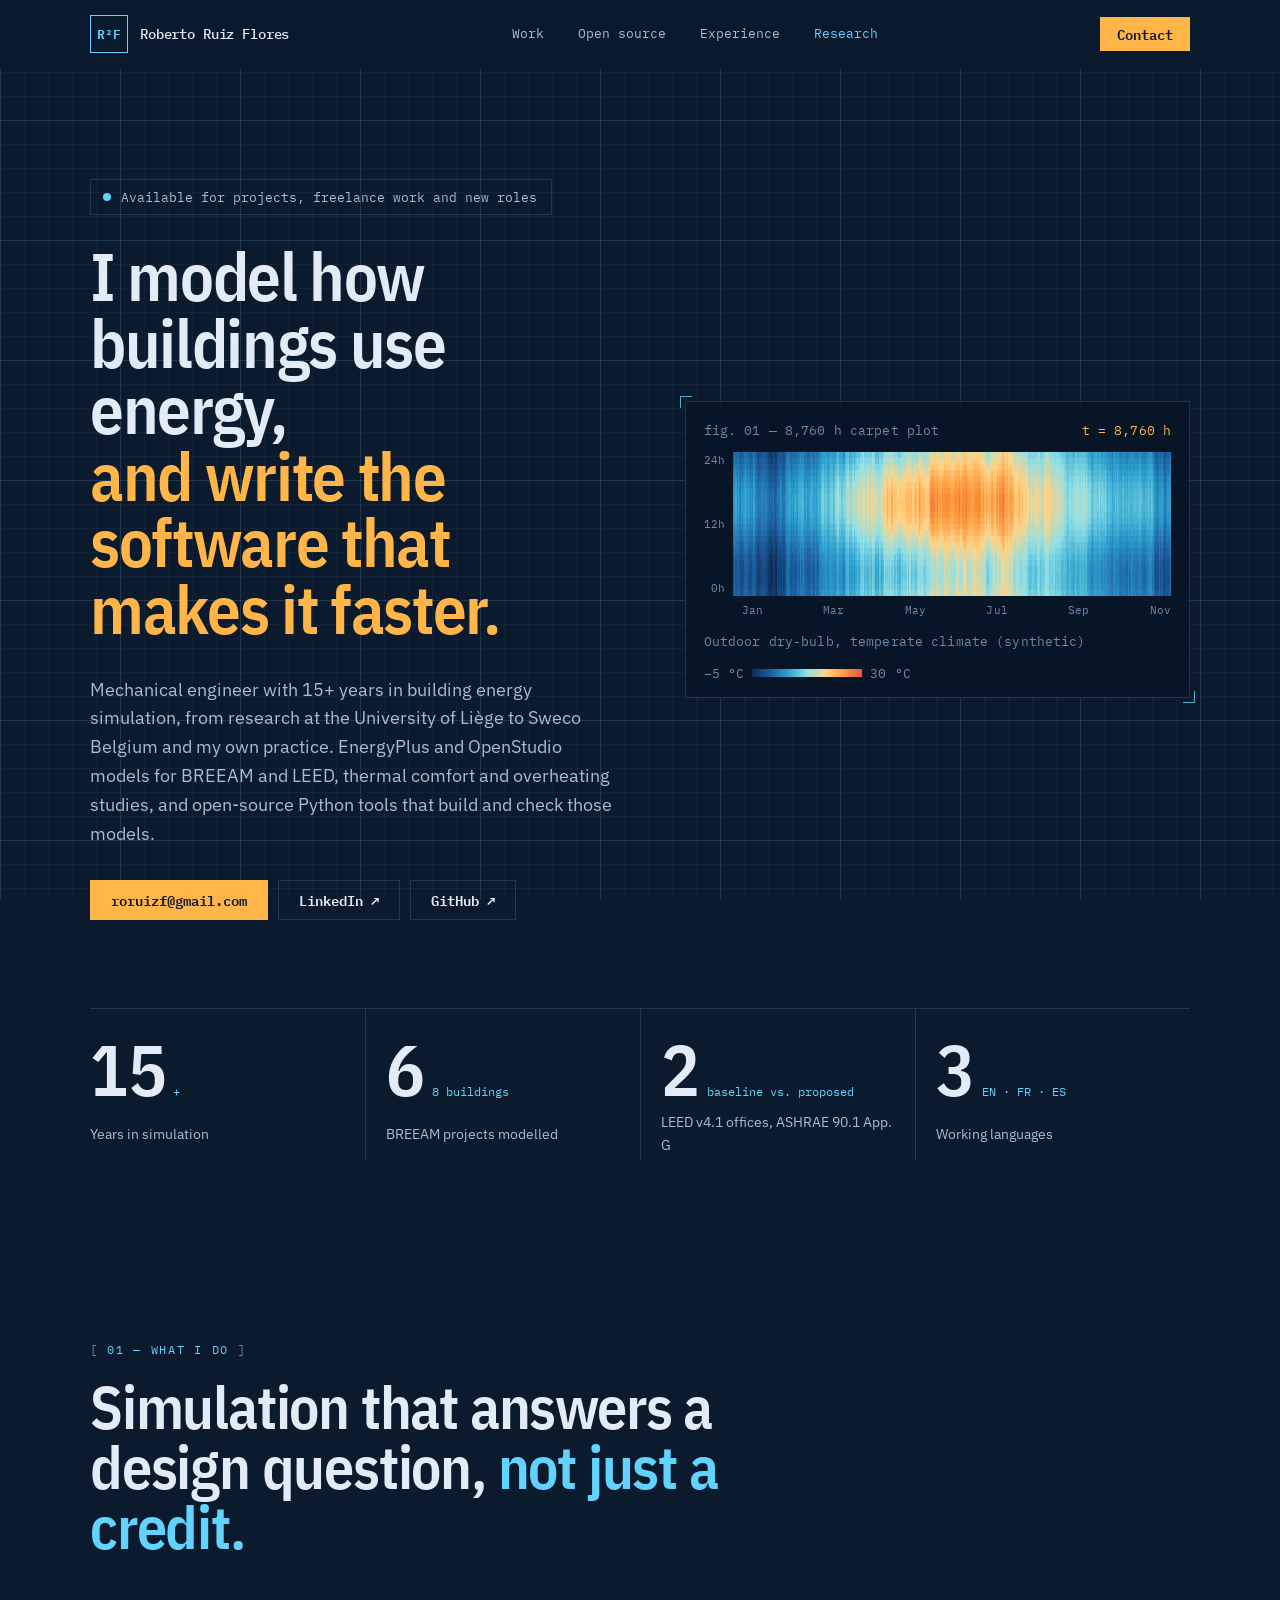
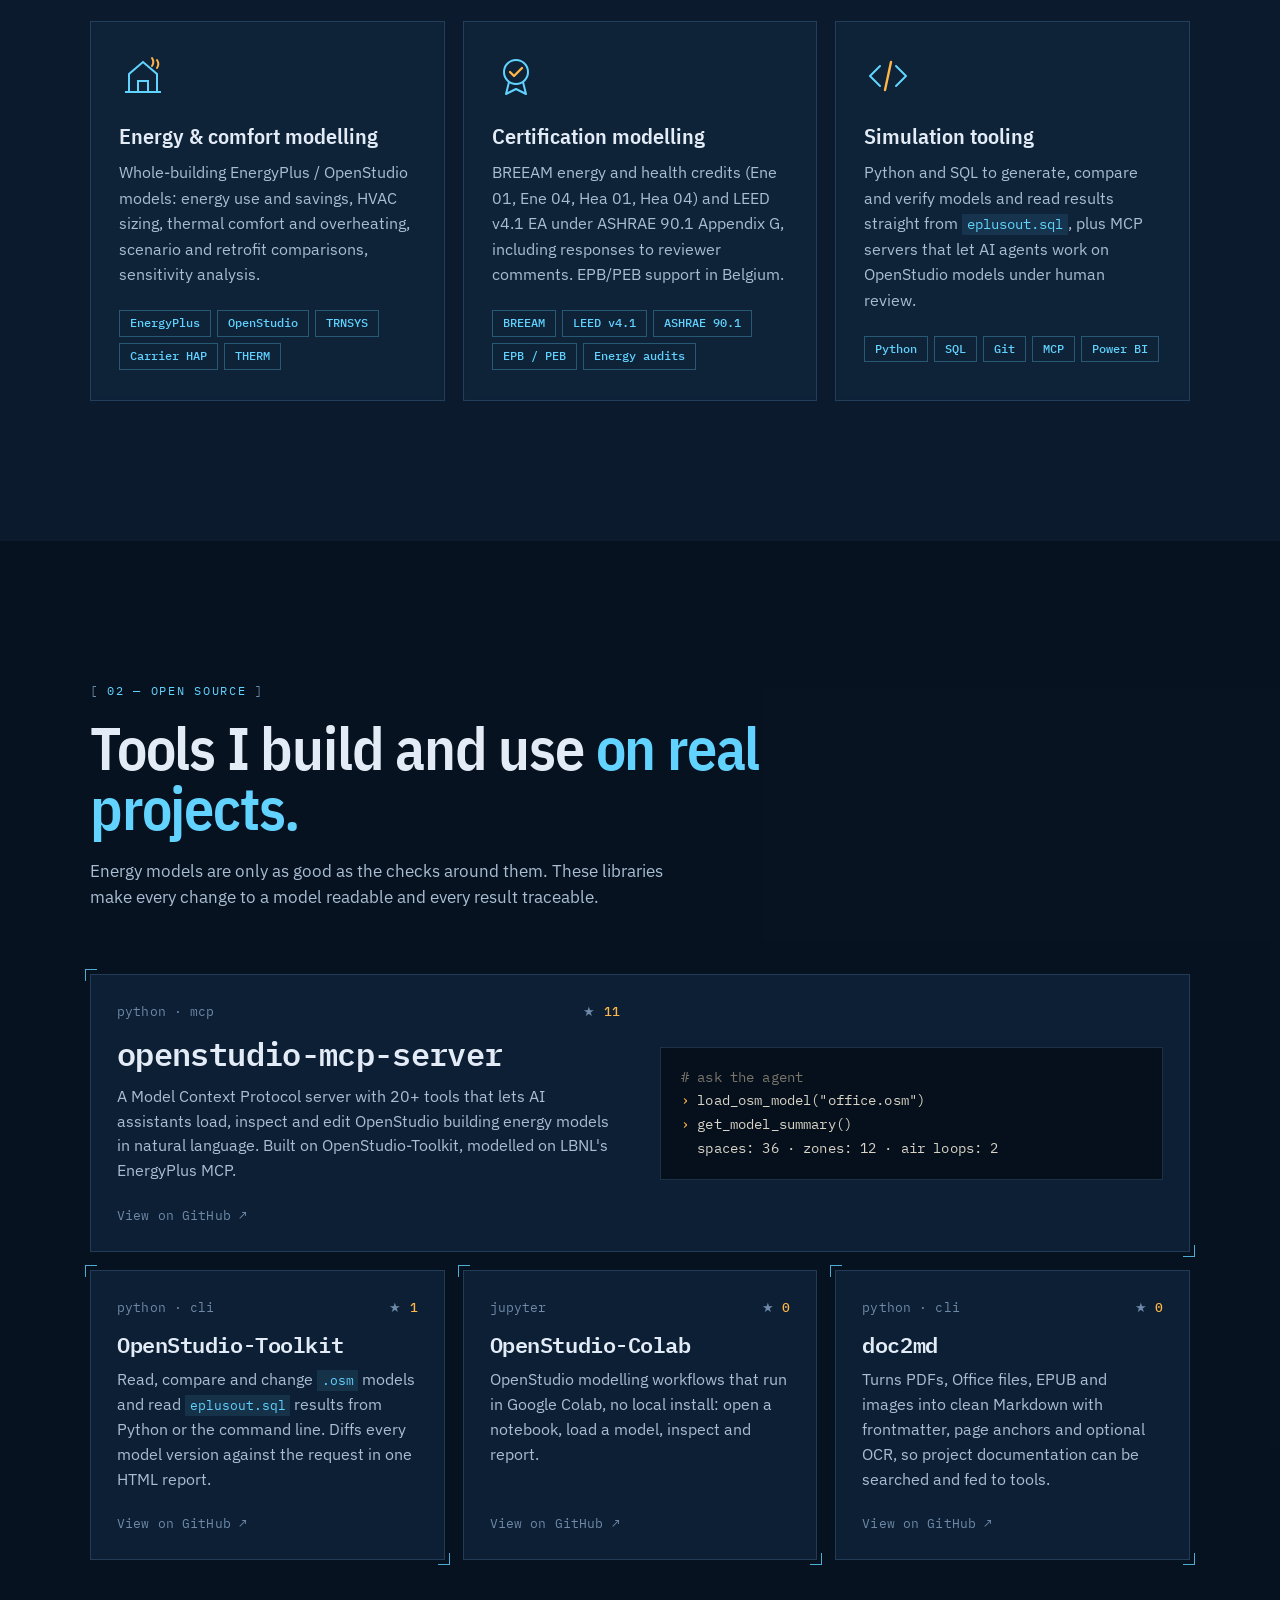
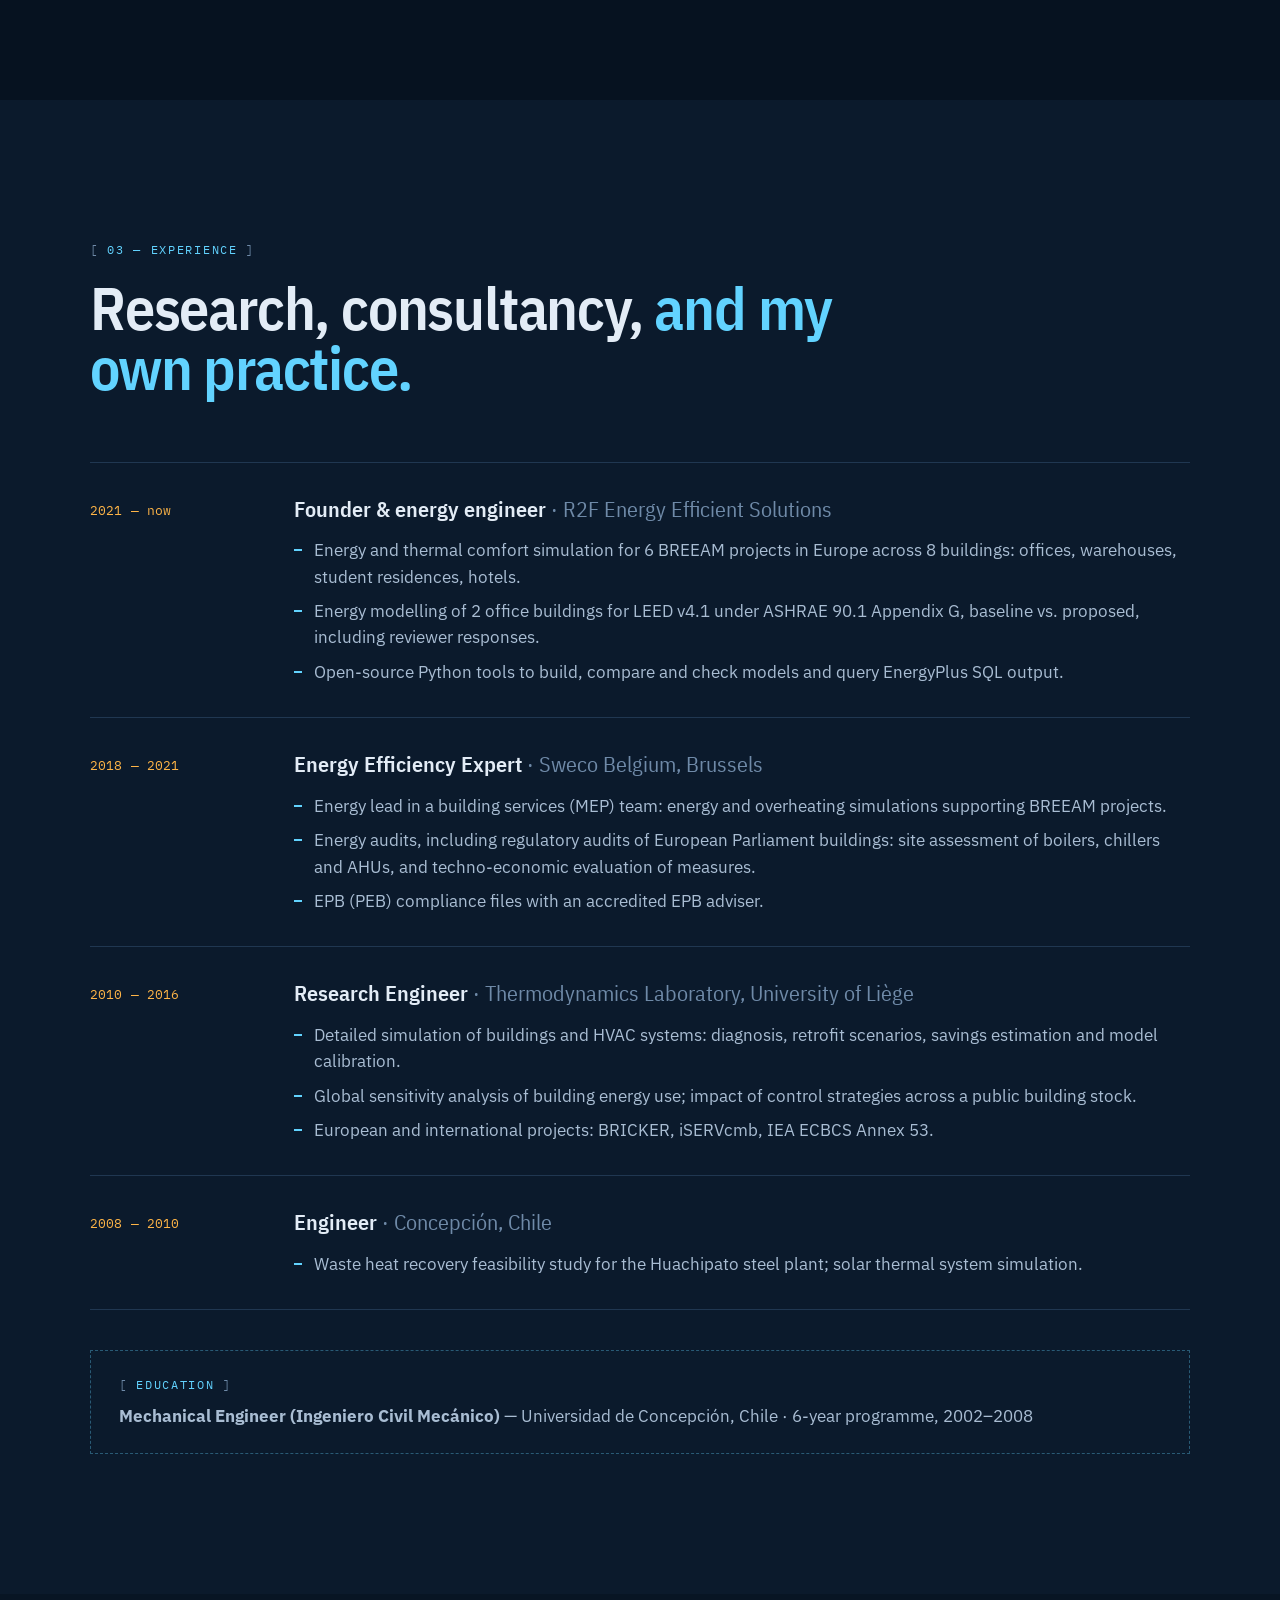
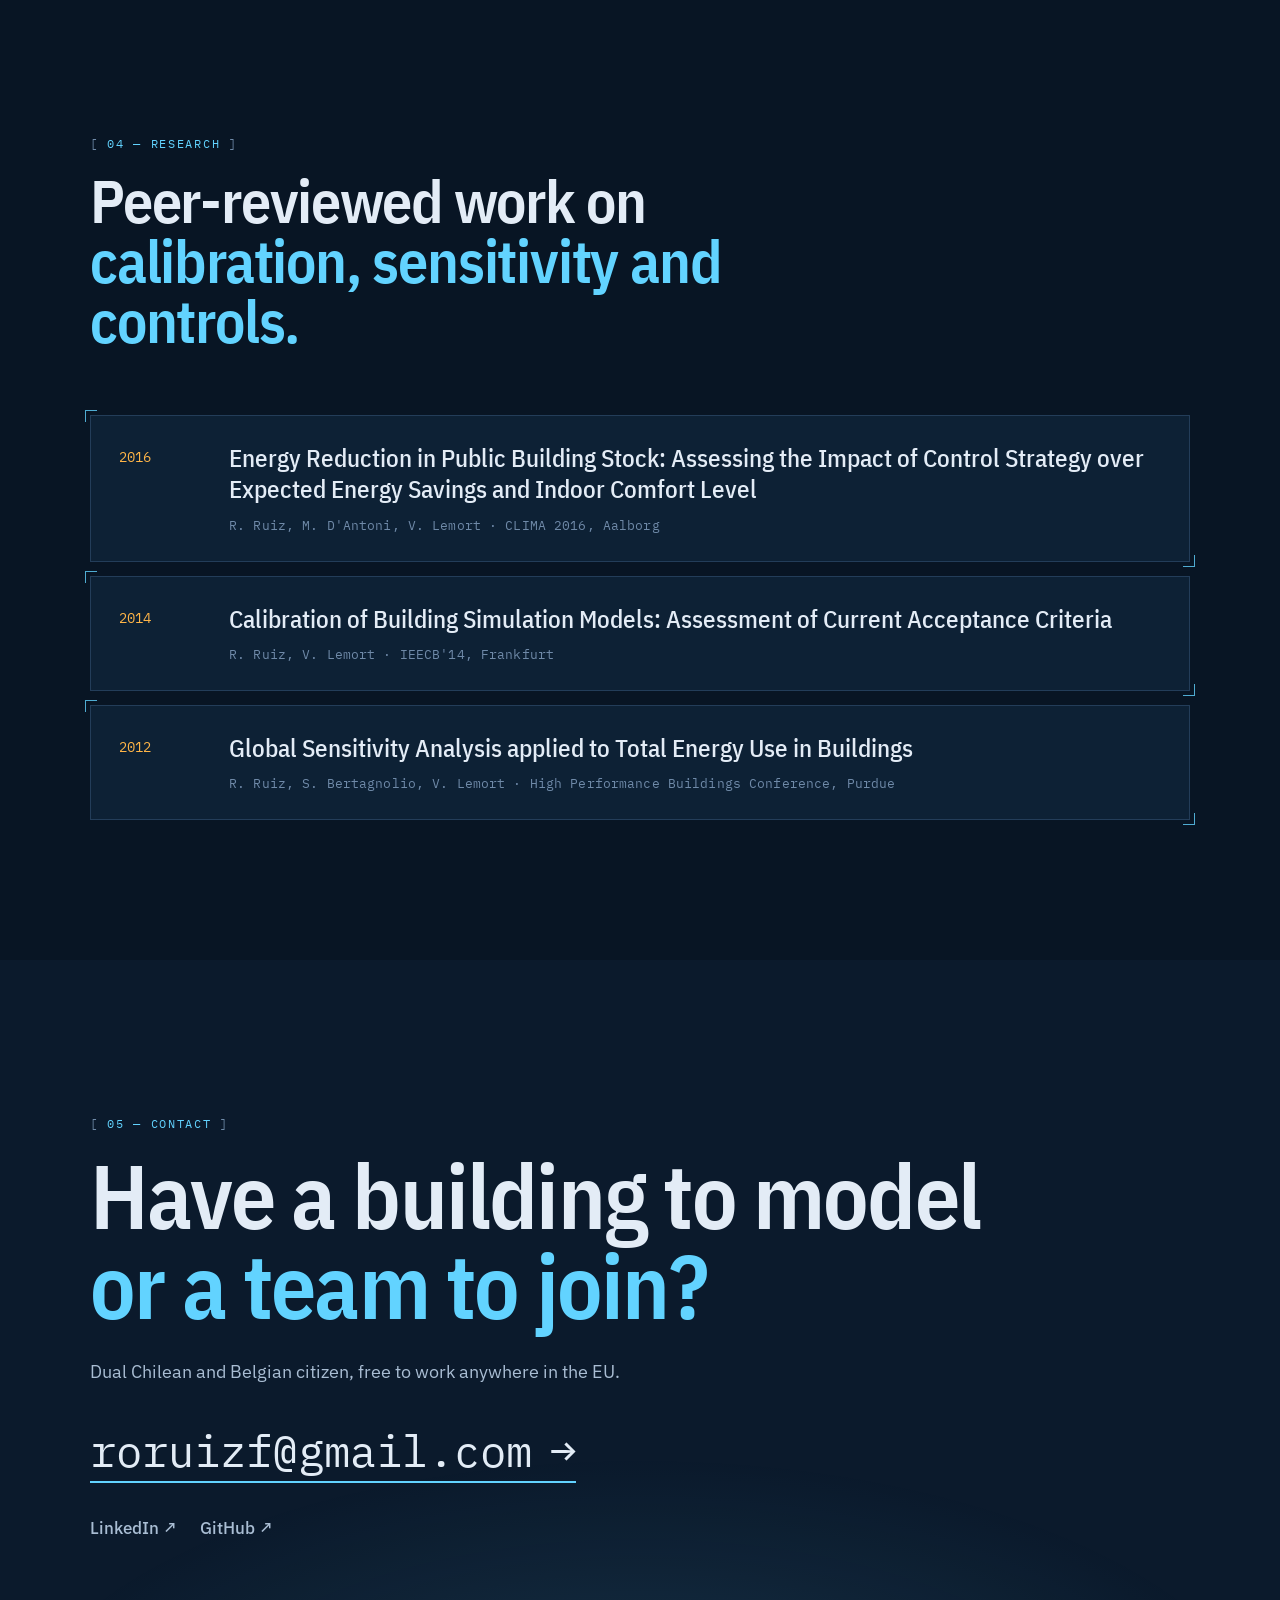
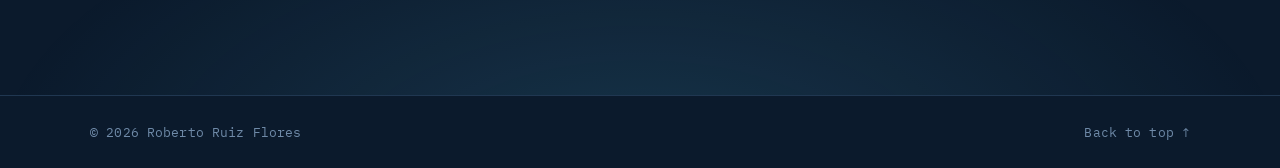
<file: index.html>
<!doctype html>
<html lang="en">
<head>
  <meta charset="utf-8">
  <meta name="viewport" content="width=device-width, initial-scale=1">
  <title>Roberto Ruiz Flores — Building Energy Simulation Engineer</title>
  <meta name="description" content="Roberto Ruiz Flores — mechanical engineer with 15+ years in building energy simulation. EnergyPlus and OpenStudio models for BREEAM and LEED, thermal comfort and overheating studies, and open-source Python tools for simulation workflows. EU citizen.">
  <meta name="author" content="Roberto Ruiz Flores">
  <meta name="robots" content="index, follow">
  <link rel="canonical" href="https://roruizf.com/">
  <meta name="theme-color" content="#0b1a2c">

  <meta property="og:type" content="profile">
  <meta property="og:title" content="Roberto Ruiz Flores — Building Energy Simulation Engineer">
  <meta property="og:description" content="Energy and comfort models for BREEAM and LEED, and the Python tools that make them faster to build and check.">
  <meta property="og:url" content="https://roruizf.com/">
  <meta property="og:image" content="https://roruizf.com/assets/og.png">
  <meta name="twitter:card" content="summary_large_image">

  <link rel="icon" href="favicon.svg" type="image/svg+xml">
  <link rel="preconnect" href="https://fonts.googleapis.com">
  <link rel="preconnect" href="https://fonts.gstatic.com" crossorigin>
  <link href="https://fonts.googleapis.com/css2?family=IBM+Plex+Sans+Condensed:wght@500;600&family=IBM+Plex+Sans:wght@400;500;600&family=IBM+Plex+Mono:wght@400;500&display=swap" rel="stylesheet">
  <link rel="stylesheet" href="assets/style.css">

  <script type="application/ld+json">
  {
    "@context": "https://schema.org",
    "@type": "Person",
    "name": "Roberto Ruiz Flores",
    "url": "https://roruizf.com",
    "jobTitle": "Building Energy Simulation Engineer",
    "nationality": ["Chile", "Belgium"],
    "alumniOf": [{"@type": "CollegeOrUniversity", "name": "Universidad de Concepción"}, {"@type": "CollegeOrUniversity", "name": "University of Liège"}],
    "knowsAbout": ["Building energy simulation", "EnergyPlus", "OpenStudio", "BREEAM", "LEED", "ASHRAE 90.1 Appendix G", "Thermal comfort", "Overheating analysis", "Python", "SQL"],
    "knowsLanguage": ["en", "fr", "es"],
    "sameAs": ["https://www.linkedin.com/in/roruizf/", "https://github.com/roruizf"]
  }
  </script>

  <!-- Google Analytics (kept from the previous site) -->
  <script async src="https://www.googletagmanager.com/gtag/js?id=G-0K0518516S"></script>
  <script>
    window.dataLayer = window.dataLayer || [];
    function gtag(){dataLayer.push(arguments);}
    gtag('js', new Date());
    gtag('config', 'G-0K0518516S');
  </script>
</head>
<body>
  <a class="skip" href="#main">Skip to content</a>

  <header class="nav" id="top">
    <div class="wrap nav__inner">
      <a class="brand" href="#top" aria-label="Roberto Ruiz Flores, home">
        <span class="brand__mark" aria-hidden="true">R²F</span>
        <span class="brand__name">Roberto Ruiz Flores</span>
      </a>
      <nav aria-label="Main">
        <ul class="nav__links">
          <li><a href="#work">Work</a></li>
          <li><a href="#tools">Open source</a></li>
          <li><a href="#experience">Experience</a></li>
          <li><a href="#research">Research</a></li>
        </ul>
      </nav>
      <a class="btn btn--small" href="#contact">Contact</a>
    </div>
  </header>

  <main id="main">
    <!-- HERO -->
    <section class="hero">
      <div class="wrap hero__grid">
        <div class="hero__copy">
          <p class="status reveal"><span class="status__dot" aria-hidden="true"></span>Available for projects, freelance work and new roles</p>
          <h1 class="hero__title reveal">
            I model how buildings use energy,
            <em>and write the software that makes it faster.</em>
          </h1>
          <p class="hero__lede reveal">
            Mechanical engineer with 15+ years in building energy simulation, from research at the University of Liège
            to Sweco Belgium and my own practice. EnergyPlus and OpenStudio models for BREEAM and LEED, thermal comfort
            and overheating studies, and open-source Python tools that build and check those models.
          </p>
          <div class="hero__cta reveal">
            <a class="btn" href="mailto:roruizf@gmail.com">roruizf@gmail.com</a>
            <a class="btn btn--ghost" href="https://www.linkedin.com/in/roruizf/" target="_blank" rel="noopener">LinkedIn ↗</a>
            <a class="btn btn--ghost" href="https://github.com/roruizf" target="_blank" rel="noopener">GitHub ↗</a>
          </div>
        </div>

        <figure class="plot reveal" aria-label="Animated carpet plot of hourly outdoor temperature over one year">
          <div class="plot__head">
            <span class="mono">fig. 01 — 8,760 h carpet plot</span>
            <span class="mono plot__clock" id="plotClock">t = 0 h</span>
          </div>
          <div class="plot__body">
            <div class="plot__yaxis mono" aria-hidden="true"><span>24h</span><span>12h</span><span>0h</span></div>
            <canvas id="carpet" width="730" height="240"></canvas>
            <div class="plot__tip mono" id="plotTip" hidden></div>
          </div>
          <div class="plot__xaxis mono" aria-hidden="true">
            <span>Jan</span><span>Mar</span><span>May</span><span>Jul</span><span>Sep</span><span>Nov</span>
          </div>
          <figcaption class="plot__foot">
            <span class="mono">Outdoor dry-bulb, temperate climate (synthetic)</span>
            <span class="colorbar mono" aria-hidden="true"><span>−5 °C</span><i></i><span>30 °C</span></span>
          </figcaption>
        </figure>
      </div>

      <div class="wrap">
        <dl class="stats">
          <div class="stat reveal"><dt>Years in simulation</dt><dd data-count="15">15</dd><span class="stat__unit">+</span></div>
          <div class="stat reveal"><dt>BREEAM projects modelled</dt><dd data-count="6">6</dd><span class="stat__unit">8 buildings</span></div>
          <div class="stat reveal"><dt>LEED v4.1 offices, ASHRAE 90.1 App. G</dt><dd data-count="2">2</dd><span class="stat__unit">baseline vs. proposed</span></div>
          <div class="stat reveal"><dt>Working languages</dt><dd data-count="3">3</dd><span class="stat__unit">EN · FR · ES</span></div>
        </dl>
      </div>
    </section>

    <!-- WORK -->
    <section class="section" id="work">
      <div class="wrap">
        <header class="section__head reveal">
          <p class="eyebrow mono">01 — What I do</p>
          <h2>Simulation that answers a design question, <em>not just a credit.</em></h2>
        </header>

        <div class="cards">
          <article class="card reveal">
            <div class="card__icon" aria-hidden="true">
              <svg viewBox="0 0 48 48"><path d="M6 40h36M10 40V22l14-12 14 12v18" fill="none" stroke="currentColor" stroke-width="2"/><path d="M19 40V29h10v11" fill="none" stroke="currentColor" stroke-width="2"/><path d="M33 6c2 3 2 5 0 8m5-6c2 3 2 5 0 8" fill="none" stroke="var(--heat)" stroke-width="2" stroke-linecap="round"/></svg>
            </div>
            <h3>Energy &amp; comfort modelling</h3>
            <p>Whole-building EnergyPlus / OpenStudio models: energy use and savings, HVAC sizing, thermal comfort and overheating, scenario and retrofit comparisons, sensitivity analysis.</p>
            <ul class="tags"><li>EnergyPlus</li><li>OpenStudio</li><li>TRNSYS</li><li>Carrier HAP</li><li>THERM</li></ul>
          </article>

          <article class="card reveal">
            <div class="card__icon" aria-hidden="true">
              <svg viewBox="0 0 48 48"><circle cx="24" cy="20" r="12" fill="none" stroke="currentColor" stroke-width="2"/><path d="M18 20l4 4 8-8" fill="none" stroke="var(--heat)" stroke-width="2.4" stroke-linecap="round" stroke-linejoin="round"/><path d="M17 30l-3 12 10-5 10 5-3-12" fill="none" stroke="currentColor" stroke-width="2" stroke-linejoin="round"/></svg>
            </div>
            <h3>Certification modelling</h3>
            <p>BREEAM energy and health credits (Ene 01, Ene 04, Hea 01, Hea 04) and LEED v4.1 EA under ASHRAE 90.1 Appendix G, including responses to reviewer comments. EPB/PEB support in Belgium.</p>
            <ul class="tags"><li>BREEAM</li><li>LEED v4.1</li><li>ASHRAE 90.1</li><li>EPB / PEB</li><li>Energy audits</li></ul>
          </article>

          <article class="card reveal">
            <div class="card__icon" aria-hidden="true">
              <svg viewBox="0 0 48 48"><path d="M16 14L6 24l10 10M32 14l10 10-10 10" fill="none" stroke="currentColor" stroke-width="2" stroke-linecap="round" stroke-linejoin="round"/><path d="M27 10l-6 28" stroke="var(--heat)" stroke-width="2.4" stroke-linecap="round"/></svg>
            </div>
            <h3>Simulation tooling</h3>
            <p>Python and SQL to generate, compare and verify models and read results straight from <code>eplusout.sql</code>, plus MCP servers that let AI agents work on OpenStudio models under human review.</p>
            <ul class="tags"><li>Python</li><li>SQL</li><li>Git</li><li>MCP</li><li>Power BI</li></ul>
          </article>
        </div>
      </div>
    </section>

    <!-- OPEN SOURCE -->
    <section class="section section--ink" id="tools">
      <div class="wrap">
        <header class="section__head reveal">
          <p class="eyebrow mono">02 — Open source</p>
          <h2>Tools I build and use <em>on real projects.</em></h2>
          <p class="section__lede">Energy models are only as good as the checks around them. These libraries make every change to a model readable and every result traceable.</p>
        </header>

        <div class="repos">
          <a class="repo repo--feature reveal" href="https://github.com/roruizf/openstudio-mcp-server" target="_blank" rel="noopener" data-repo="roruizf/openstudio-mcp-server">
            <div class="repo__top"><span class="mono">python · mcp</span><span class="mono repo__stars" aria-label="GitHub stars">★ <b>11</b></span></div>
            <h3>openstudio-mcp-server</h3>
            <p>A Model Context Protocol server with 20+ tools that lets AI assistants load, inspect and edit OpenStudio building energy models in natural language. Built on OpenStudio-Toolkit, modelled on LBNL's EnergyPlus MCP.</p>
            <pre class="repo__code mono" aria-hidden="true"><span class="c"># ask the agent</span>
<span class="k">›</span> load_osm_model("office.osm")
<span class="k">›</span> get_model_summary()
  spaces: 36 · zones: 12 · air loops: 2</pre>
            <span class="repo__link mono">View on GitHub ↗</span>
          </a>

          <a class="repo reveal" href="https://github.com/roruizf/OpenStudio-Toolkit" target="_blank" rel="noopener" data-repo="roruizf/OpenStudio-Toolkit">
            <div class="repo__top"><span class="mono">python · cli</span><span class="mono repo__stars">★ <b>1</b></span></div>
            <h3>OpenStudio-Toolkit</h3>
            <p>Read, compare and change <code>.osm</code> models and read <code>eplusout.sql</code> results from Python or the command line. Diffs every model version against the request in one HTML report.</p>
            <span class="repo__link mono">View on GitHub ↗</span>
          </a>

          <a class="repo reveal" href="https://github.com/roruizf/OpenStudio-Colab" target="_blank" rel="noopener" data-repo="roruizf/OpenStudio-Colab">
            <div class="repo__top"><span class="mono">jupyter</span><span class="mono repo__stars">★ <b>0</b></span></div>
            <h3>OpenStudio-Colab</h3>
            <p>OpenStudio modelling workflows that run in Google Colab, no local install: open a notebook, load a model, inspect and report.</p>
            <span class="repo__link mono">View on GitHub ↗</span>
          </a>

          <a class="repo reveal" href="https://github.com/roruizf/doc2md" target="_blank" rel="noopener" data-repo="roruizf/doc2md">
            <div class="repo__top"><span class="mono">python · cli</span><span class="mono repo__stars">★ <b>0</b></span></div>
            <h3>doc2md</h3>
            <p>Turns PDFs, Office files, EPUB and images into clean Markdown with frontmatter, page anchors and optional OCR, so project documentation can be searched and fed to tools.</p>
            <span class="repo__link mono">View on GitHub ↗</span>
          </a>
        </div>
      </div>
    </section>

    <!-- EXPERIENCE -->
    <section class="section" id="experience">
      <div class="wrap">
        <header class="section__head reveal">
          <p class="eyebrow mono">03 — Experience</p>
          <h2>Research, consultancy, <em>and my own practice.</em></h2>
        </header>

        <ol class="timeline">
          <li class="job reveal">
            <div class="job__when mono">2021 — now</div>
            <div class="job__body">
              <h3>Founder &amp; energy engineer <span>· R2F Energy Efficient Solutions</span></h3>
              <ul>
                <li>Energy and thermal comfort simulation for 6 BREEAM projects in Europe across 8 buildings: offices, warehouses, student residences, hotels.</li>
                <li>Energy modelling of 2 office buildings for LEED v4.1 under ASHRAE 90.1 Appendix G, baseline vs. proposed, including reviewer responses.</li>
                <li>Open-source Python tools to build, compare and check models and query EnergyPlus SQL output.</li>
              </ul>
            </div>
          </li>
          <li class="job reveal">
            <div class="job__when mono">2018 — 2021</div>
            <div class="job__body">
              <h3>Energy Efficiency Expert <span>· Sweco Belgium, Brussels</span></h3>
              <ul>
                <li>Energy lead in a building services (MEP) team: energy and overheating simulations supporting BREEAM projects.</li>
                <li>Energy audits, including regulatory audits of European Parliament buildings: site assessment of boilers, chillers and AHUs, and techno-economic evaluation of measures.</li>
                <li>EPB (PEB) compliance files with an accredited EPB adviser.</li>
              </ul>
            </div>
          </li>
          <li class="job reveal">
            <div class="job__when mono">2010 — 2016</div>
            <div class="job__body">
              <h3>Research Engineer <span>· Thermodynamics Laboratory, University of Liège</span></h3>
              <ul>
                <li>Detailed simulation of buildings and HVAC systems: diagnosis, retrofit scenarios, savings estimation and model calibration.</li>
                <li>Global sensitivity analysis of building energy use; impact of control strategies across a public building stock.</li>
                <li>European and international projects: BRICKER, iSERVcmb, IEA ECBCS Annex 53.</li>
              </ul>
            </div>
          </li>
          <li class="job reveal">
            <div class="job__when mono">2008 — 2010</div>
            <div class="job__body">
              <h3>Engineer <span>· Concepción, Chile</span></h3>
              <ul>
                <li>Waste heat recovery feasibility study for the Huachipato steel plant; solar thermal system simulation.</li>
              </ul>
            </div>
          </li>
        </ol>

        <div class="edu reveal">
          <p class="eyebrow mono">Education</p>
          <p><strong>Mechanical Engineer (Ingeniero Civil Mecánico)</strong> — Universidad de Concepción, Chile · 6-year programme, 2002–2008</p>
        </div>
      </div>
    </section>

    <!-- RESEARCH -->
    <section class="section section--alt" id="research">
      <div class="wrap">
        <header class="section__head reveal">
          <p class="eyebrow mono">04 — Research</p>
          <h2>Peer-reviewed work on <em>calibration, sensitivity and controls.</em></h2>
        </header>
        <ol class="pubs">
          <li class="pub reveal">
            <span class="pub__year mono">2016</span>
            <div>
              <h3>Energy Reduction in Public Building Stock: Assessing the Impact of Control Strategy over Expected Energy Savings and Indoor Comfort Level</h3>
              <p class="mono">R. Ruiz, M. D'Antoni, V. Lemort · CLIMA 2016, Aalborg</p>
            </div>
          </li>
          <li class="pub reveal">
            <span class="pub__year mono">2014</span>
            <div>
              <h3>Calibration of Building Simulation Models: Assessment of Current Acceptance Criteria</h3>
              <p class="mono">R. Ruiz, V. Lemort · IEECB'14, Frankfurt</p>
            </div>
          </li>
          <li class="pub reveal">
            <span class="pub__year mono">2012</span>
            <div>
              <h3>Global Sensitivity Analysis applied to Total Energy Use in Buildings</h3>
              <p class="mono">R. Ruiz, S. Bertagnolio, V. Lemort · High Performance Buildings Conference, Purdue</p>
            </div>
          </li>
        </ol>
      </div>
    </section>

    <!-- CONTACT -->
    <section class="contact" id="contact">
      <div class="wrap">
        <p class="eyebrow mono reveal">05 — Contact</p>
        <h2 class="contact__title reveal">Have a building to model<br><em>or a team to join?</em></h2>
        <p class="contact__lede reveal">Dual Chilean and Belgian citizen, free to work anywhere in the EU.</p>
        <a class="contact__mail reveal" href="mailto:roruizf@gmail.com">roruizf@gmail.com <span aria-hidden="true">→</span></a>
        <ul class="contact__links reveal">
          <li><a href="https://www.linkedin.com/in/roruizf/" target="_blank" rel="noopener">LinkedIn ↗</a></li>
          <li><a href="https://github.com/roruizf" target="_blank" rel="noopener">GitHub ↗</a></li>
        </ul>
      </div>
    </section>
  </main>

  <footer class="foot">
    <div class="wrap foot__inner mono">
      <span>© <span id="year">2026</span> Roberto Ruiz Flores</span>
      <a href="#top">Back to top ↑</a>
    </div>
  </footer>

  <script src="assets/main.js" defer></script>
</body>
</html>
</file>
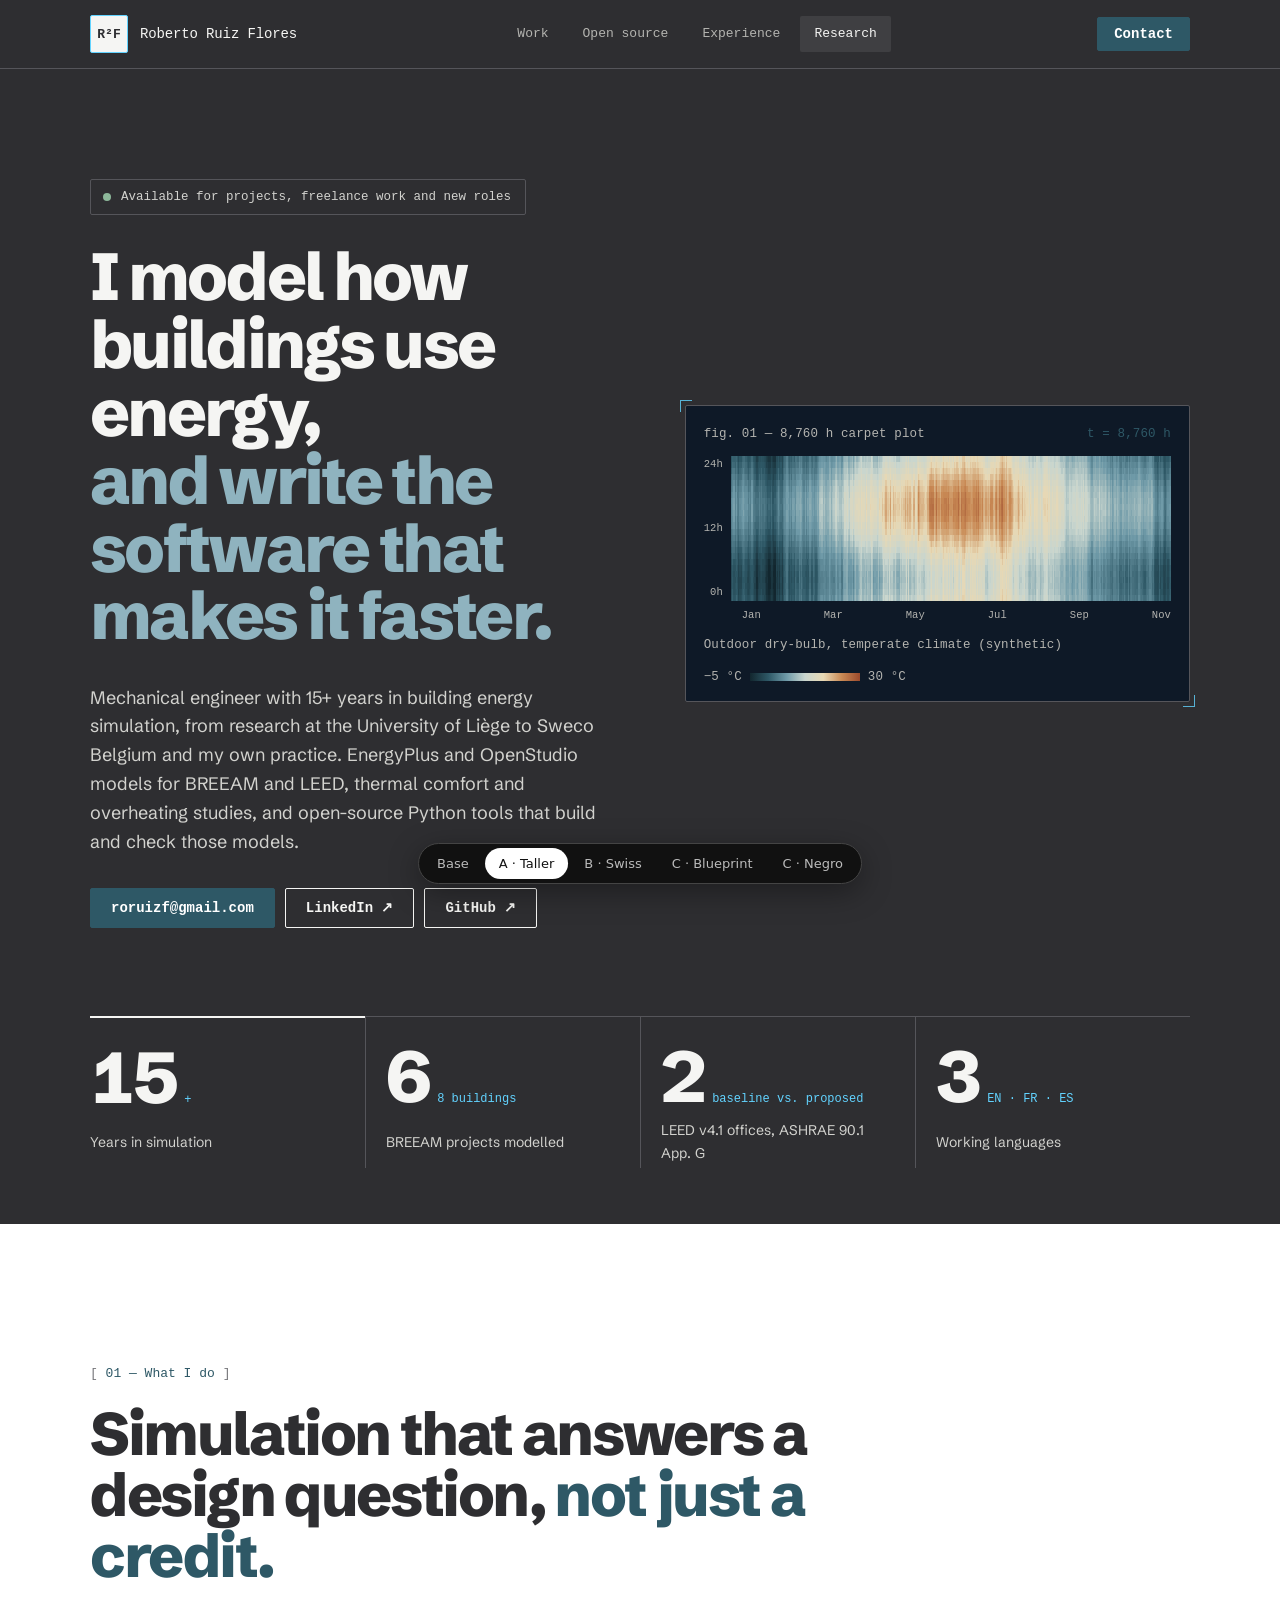
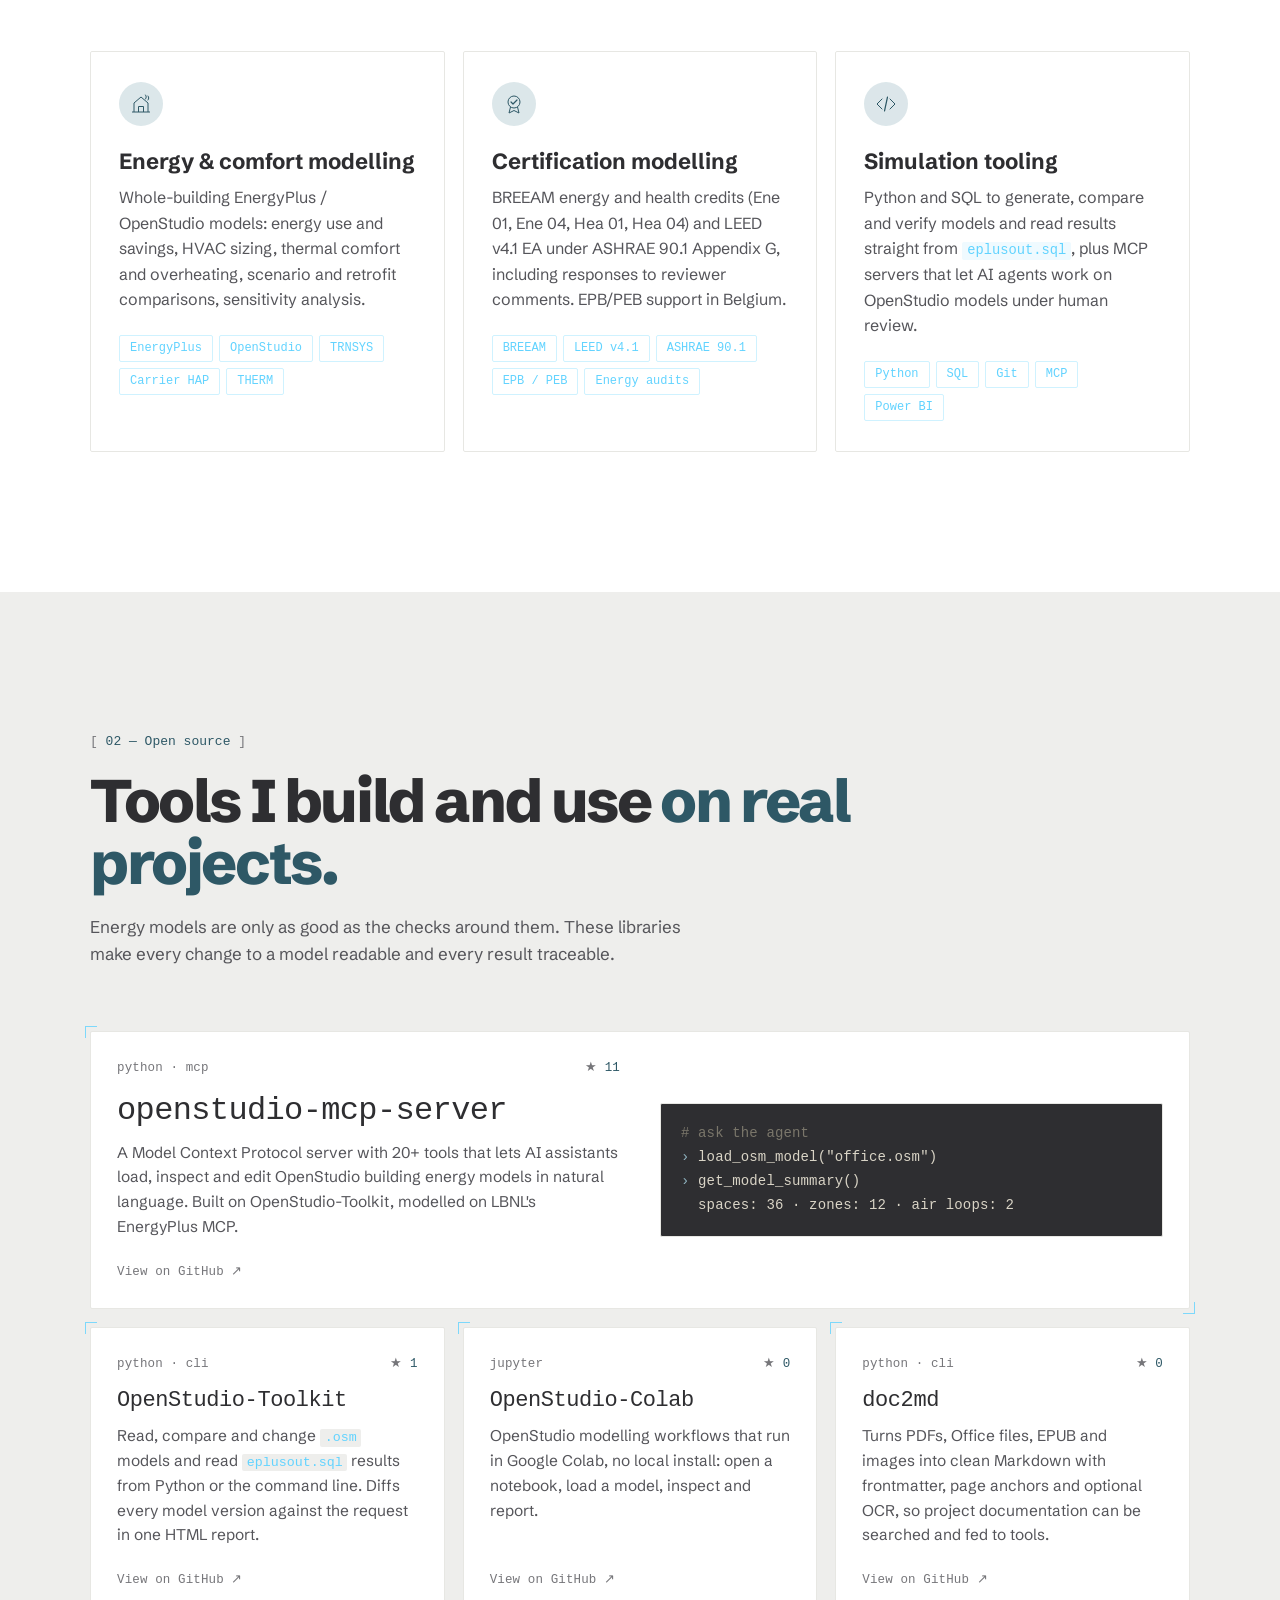
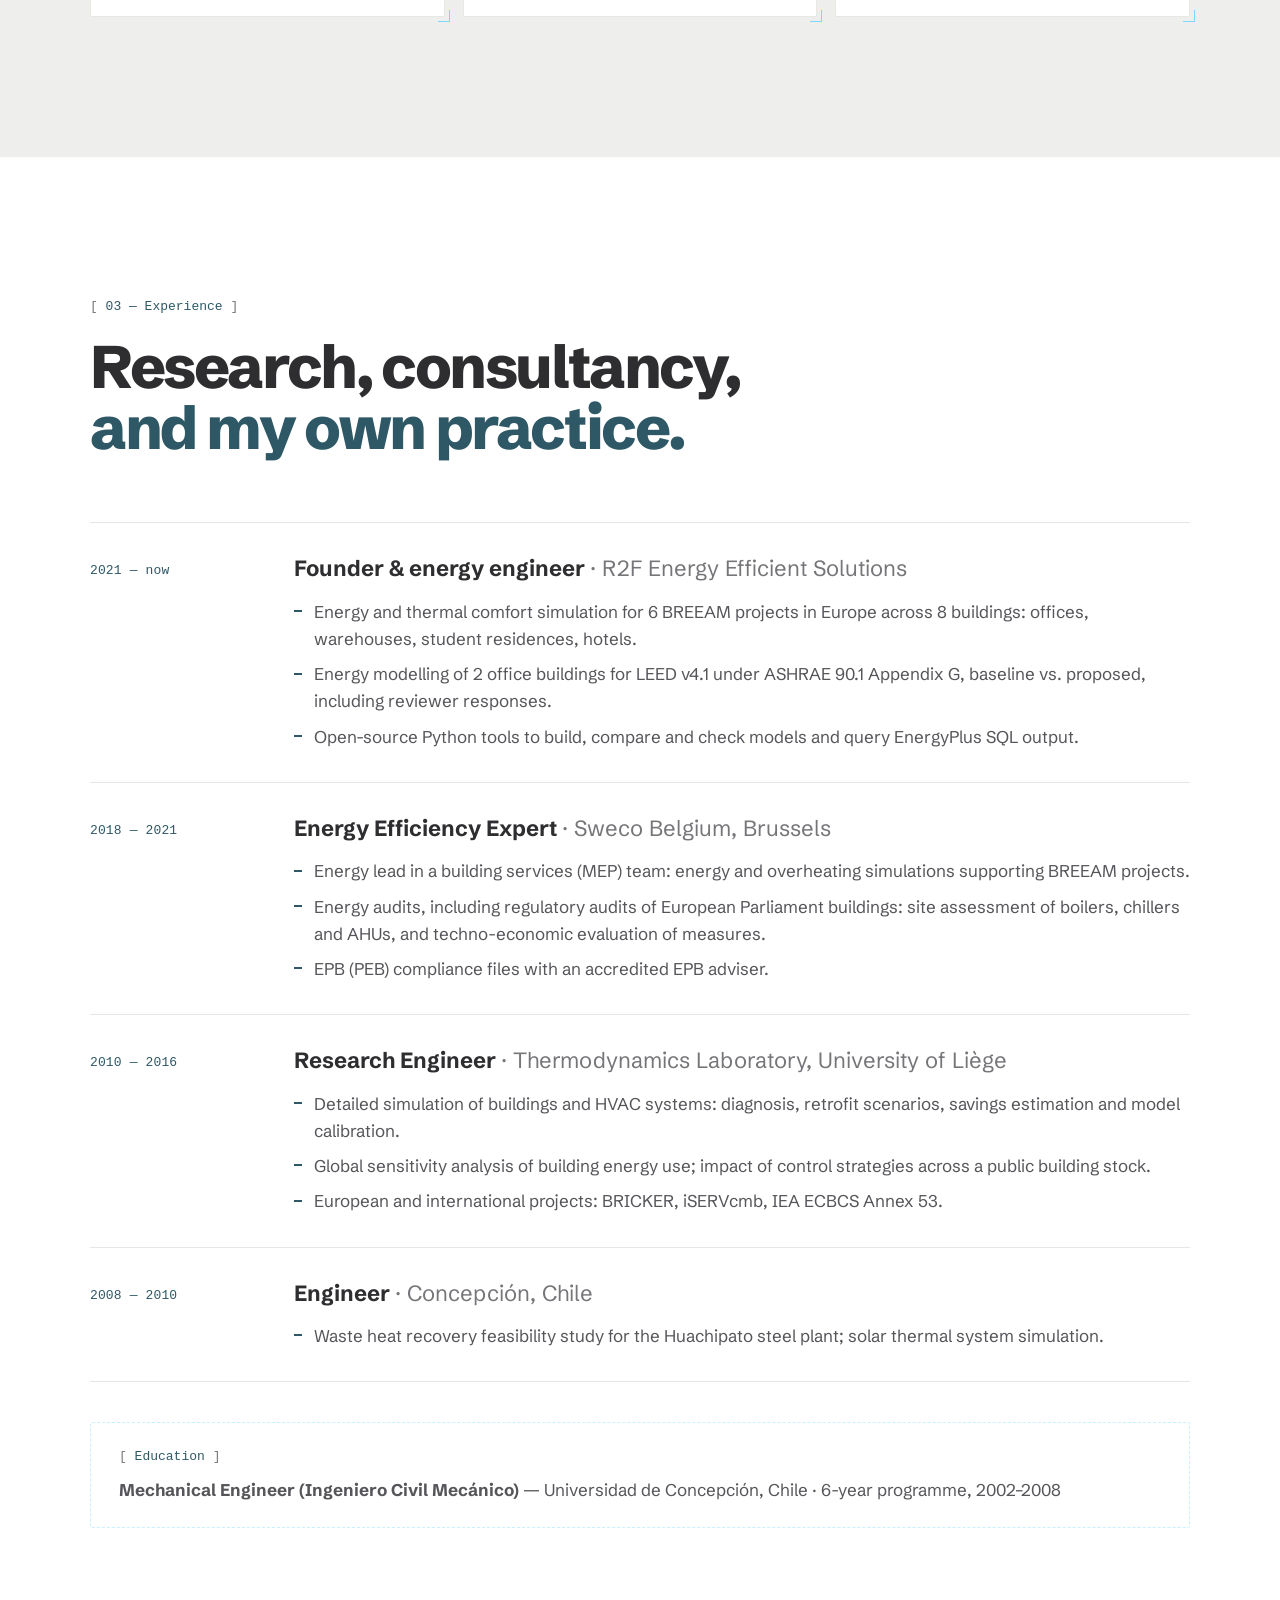
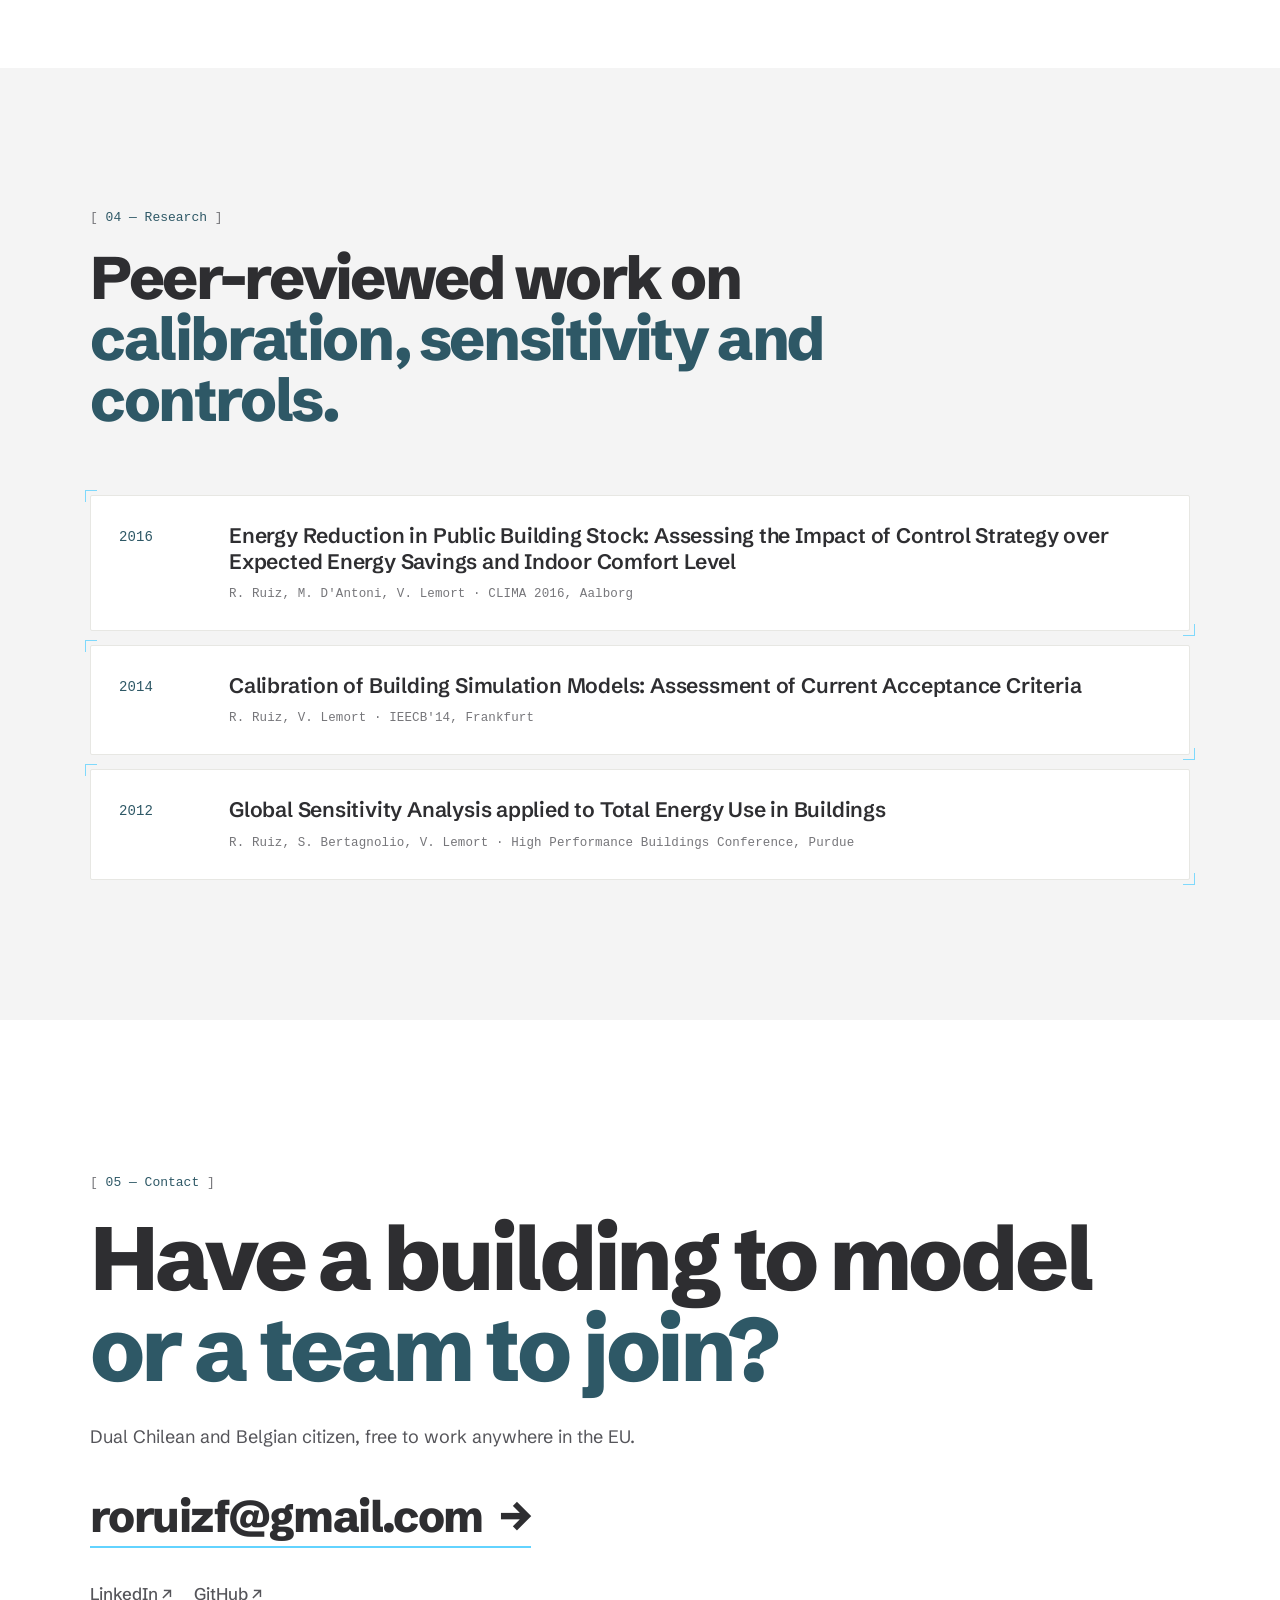
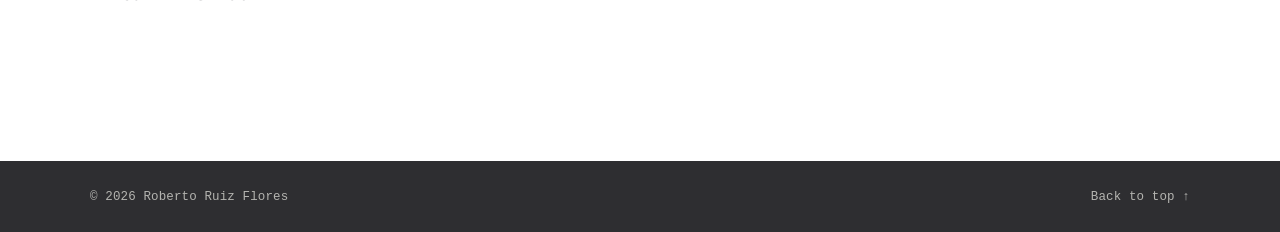
<file: variants/a/index.html>
<!doctype html>
<html lang="en">
<head>
  <meta charset="utf-8">
  <meta name="viewport" content="width=device-width, initial-scale=1">
  <title>Roberto Ruiz Flores — Building Energy Simulation Engineer</title>
  <meta name="description" content="Roberto Ruiz Flores — mechanical engineer with 15+ years in building energy simulation. EnergyPlus and OpenStudio models for BREEAM and LEED, thermal comfort and overheating studies, and open-source Python tools for simulation workflows. EU citizen.">
  <meta name="author" content="Roberto Ruiz Flores">
  <meta name="robots" content="noindex, nofollow">
  <link rel="canonical" href="https://roruizf.com/">
  <meta name="theme-color" content="#f3f0e8" media="(prefers-color-scheme: light)">
  <meta name="theme-color" content="#0f100d" media="(prefers-color-scheme: dark)">

  <meta property="og:type" content="profile">
  <meta property="og:title" content="Roberto Ruiz Flores — Building Energy Simulation Engineer">
  <meta property="og:description" content="Energy and comfort models for BREEAM and LEED, and the Python tools that make them faster to build and check.">
  <meta property="og:url" content="https://roruizf.com/">
  <meta property="og:image" content="https://roruizf.com/assets/og.png">
  <meta name="twitter:card" content="summary_large_image">

  <link rel="icon" href="../../favicon.svg" type="image/svg+xml">
  <link rel="preconnect" href="https://fonts.googleapis.com">
  <link rel="preconnect" href="https://fonts.gstatic.com" crossorigin>
  <link href="https://fonts.googleapis.com/css2?family=Schibsted+Grotesk:wght@400;500;600;700;800&family=JetBrains+Mono:wght@400;500&display=swap" rel="stylesheet">
  <link rel="stylesheet" href="../../assets/style.css">
  <link rel="stylesheet" href="style.css">
  <style>.vswitch{position:fixed;left:50%;bottom:16px;transform:translateX(-50%);z-index:999;display:flex;gap:2px;padding:4px;background:#111;border:1px solid #444;border-radius:999px;box-shadow:0 8px 30px rgba(0,0,0,.35);font:500 13px/1 system-ui,sans-serif}.vswitch a{color:#bbb;text-decoration:none;padding:9px 14px;border-radius:999px;white-space:nowrap}.vswitch a:hover{color:#fff}.vswitch a[aria-current]{background:#fff;color:#111}@media(max-width:420px){.vswitch a{padding:8px 10px}}</style>

  <script type="application/ld+json">
  {
    "@context": "https://schema.org",
    "@type": "Person",
    "name": "Roberto Ruiz Flores",
    "url": "https://roruizf.com",
    "jobTitle": "Building Energy Simulation Engineer",
    "nationality": ["Chile", "Belgium"],
    "alumniOf": [{"@type": "CollegeOrUniversity", "name": "Universidad de Concepción"}, {"@type": "CollegeOrUniversity", "name": "University of Liège"}],
    "knowsAbout": ["Building energy simulation", "EnergyPlus", "OpenStudio", "BREEAM", "LEED", "ASHRAE 90.1 Appendix G", "Thermal comfort", "Overheating analysis", "Python", "SQL"],
    "knowsLanguage": ["en", "fr", "es"],
    "sameAs": ["https://www.linkedin.com/in/roruizf/", "https://github.com/roruizf"]
  }
  </script>

  </head>
<body>
  <a class="skip" href="#main">Skip to content</a>

  <header class="nav" id="top">
    <div class="wrap nav__inner">
      <a class="brand" href="#top" aria-label="Roberto Ruiz Flores, home">
        <span class="brand__mark" aria-hidden="true">R²F</span>
        <span class="brand__name">Roberto Ruiz Flores</span>
      </a>
      <nav aria-label="Main">
        <ul class="nav__links">
          <li><a href="#work">Work</a></li>
          <li><a href="#tools">Open source</a></li>
          <li><a href="#experience">Experience</a></li>
          <li><a href="#research">Research</a></li>
        </ul>
      </nav>
      <a class="btn btn--small" href="#contact">Contact</a>
    </div>
  </header>

  <main id="main">
    <!-- HERO -->
    <section class="hero">
      <div class="wrap hero__grid">
        <div class="hero__copy">
          <p class="status reveal"><span class="status__dot" aria-hidden="true"></span>Available for projects, freelance work and new roles</p>
          <h1 class="hero__title reveal">
            I model how buildings use energy,
            <em>and write the software that makes it faster.</em>
          </h1>
          <p class="hero__lede reveal">
            Mechanical engineer with 15+ years in building energy simulation, from research at the University of Liège
            to Sweco Belgium and my own practice. EnergyPlus and OpenStudio models for BREEAM and LEED, thermal comfort
            and overheating studies, and open-source Python tools that build and check those models.
          </p>
          <div class="hero__cta reveal">
            <a class="btn" href="mailto:roruizf@gmail.com">roruizf@gmail.com</a>
            <a class="btn btn--ghost" href="https://www.linkedin.com/in/roruizf/" target="_blank" rel="noopener">LinkedIn ↗</a>
            <a class="btn btn--ghost" href="https://github.com/roruizf" target="_blank" rel="noopener">GitHub ↗</a>
          </div>
        </div>

        <figure class="plot reveal" aria-label="Animated carpet plot of hourly outdoor temperature over one year">
          <div class="plot__head">
            <span class="mono">fig. 01 — 8,760 h carpet plot</span>
            <span class="mono plot__clock" id="plotClock">t = 0 h</span>
          </div>
          <div class="plot__body">
            <div class="plot__yaxis mono" aria-hidden="true"><span>24h</span><span>12h</span><span>0h</span></div>
            <canvas id="carpet" width="730" height="240"></canvas>
            <div class="plot__tip mono" id="plotTip" hidden></div>
          </div>
          <div class="plot__xaxis mono" aria-hidden="true">
            <span>Jan</span><span>Mar</span><span>May</span><span>Jul</span><span>Sep</span><span>Nov</span>
          </div>
          <figcaption class="plot__foot">
            <span class="mono">Outdoor dry-bulb, temperate climate (synthetic)</span>
            <span class="colorbar mono" aria-hidden="true"><span>−5 °C</span><i></i><span>30 °C</span></span>
          </figcaption>
        </figure>
      </div>

      <div class="wrap">
        <dl class="stats">
          <div class="stat reveal"><dt>Years in simulation</dt><dd data-count="15">15</dd><span class="stat__unit">+</span></div>
          <div class="stat reveal"><dt>BREEAM projects modelled</dt><dd data-count="6">6</dd><span class="stat__unit">8 buildings</span></div>
          <div class="stat reveal"><dt>LEED v4.1 offices, ASHRAE 90.1 App. G</dt><dd data-count="2">2</dd><span class="stat__unit">baseline vs. proposed</span></div>
          <div class="stat reveal"><dt>Working languages</dt><dd data-count="3">3</dd><span class="stat__unit">EN · FR · ES</span></div>
        </dl>
      </div>
    </section>

    <!-- WORK -->
    <section class="section" id="work">
      <div class="wrap">
        <header class="section__head reveal">
          <p class="eyebrow mono">01 — What I do</p>
          <h2>Simulation that answers a design question, <em>not just a credit.</em></h2>
        </header>

        <div class="cards">
          <article class="card reveal">
            <div class="card__icon" aria-hidden="true">
              <svg viewBox="0 0 48 48"><path d="M6 40h36M10 40V22l14-12 14 12v18" fill="none" stroke="currentColor" stroke-width="2"/><path d="M19 40V29h10v11" fill="none" stroke="currentColor" stroke-width="2"/><path d="M33 6c2 3 2 5 0 8m5-6c2 3 2 5 0 8" fill="none" stroke="var(--heat)" stroke-width="2" stroke-linecap="round"/></svg>
            </div>
            <h3>Energy &amp; comfort modelling</h3>
            <p>Whole-building EnergyPlus / OpenStudio models: energy use and savings, HVAC sizing, thermal comfort and overheating, scenario and retrofit comparisons, sensitivity analysis.</p>
            <ul class="tags"><li>EnergyPlus</li><li>OpenStudio</li><li>TRNSYS</li><li>Carrier HAP</li><li>THERM</li></ul>
          </article>

          <article class="card reveal">
            <div class="card__icon" aria-hidden="true">
              <svg viewBox="0 0 48 48"><circle cx="24" cy="20" r="12" fill="none" stroke="currentColor" stroke-width="2"/><path d="M18 20l4 4 8-8" fill="none" stroke="var(--heat)" stroke-width="2.4" stroke-linecap="round" stroke-linejoin="round"/><path d="M17 30l-3 12 10-5 10 5-3-12" fill="none" stroke="currentColor" stroke-width="2" stroke-linejoin="round"/></svg>
            </div>
            <h3>Certification modelling</h3>
            <p>BREEAM energy and health credits (Ene 01, Ene 04, Hea 01, Hea 04) and LEED v4.1 EA under ASHRAE 90.1 Appendix G, including responses to reviewer comments. EPB/PEB support in Belgium.</p>
            <ul class="tags"><li>BREEAM</li><li>LEED v4.1</li><li>ASHRAE 90.1</li><li>EPB / PEB</li><li>Energy audits</li></ul>
          </article>

          <article class="card reveal">
            <div class="card__icon" aria-hidden="true">
              <svg viewBox="0 0 48 48"><path d="M16 14L6 24l10 10M32 14l10 10-10 10" fill="none" stroke="currentColor" stroke-width="2" stroke-linecap="round" stroke-linejoin="round"/><path d="M27 10l-6 28" stroke="var(--heat)" stroke-width="2.4" stroke-linecap="round"/></svg>
            </div>
            <h3>Simulation tooling</h3>
            <p>Python and SQL to generate, compare and verify models and read results straight from <code>eplusout.sql</code>, plus MCP servers that let AI agents work on OpenStudio models under human review.</p>
            <ul class="tags"><li>Python</li><li>SQL</li><li>Git</li><li>MCP</li><li>Power BI</li></ul>
          </article>
        </div>
      </div>
    </section>

    <!-- OPEN SOURCE -->
    <section class="section section--ink" id="tools">
      <div class="wrap">
        <header class="section__head reveal">
          <p class="eyebrow mono">02 — Open source</p>
          <h2>Tools I build and use <em>on real projects.</em></h2>
          <p class="section__lede">Energy models are only as good as the checks around them. These libraries make every change to a model readable and every result traceable.</p>
        </header>

        <div class="repos">
          <a class="repo repo--feature reveal" href="https://github.com/roruizf/openstudio-mcp-server" target="_blank" rel="noopener" data-repo="roruizf/openstudio-mcp-server">
            <div class="repo__top"><span class="mono">python · mcp</span><span class="mono repo__stars" aria-label="GitHub stars">★ <b>11</b></span></div>
            <h3>openstudio-mcp-server</h3>
            <p>A Model Context Protocol server with 20+ tools that lets AI assistants load, inspect and edit OpenStudio building energy models in natural language. Built on OpenStudio-Toolkit, modelled on LBNL's EnergyPlus MCP.</p>
            <pre class="repo__code mono" aria-hidden="true"><span class="c"># ask the agent</span>
<span class="k">›</span> load_osm_model("office.osm")
<span class="k">›</span> get_model_summary()
  spaces: 36 · zones: 12 · air loops: 2</pre>
            <span class="repo__link mono">View on GitHub ↗</span>
          </a>

          <a class="repo reveal" href="https://github.com/roruizf/OpenStudio-Toolkit" target="_blank" rel="noopener" data-repo="roruizf/OpenStudio-Toolkit">
            <div class="repo__top"><span class="mono">python · cli</span><span class="mono repo__stars">★ <b>1</b></span></div>
            <h3>OpenStudio-Toolkit</h3>
            <p>Read, compare and change <code>.osm</code> models and read <code>eplusout.sql</code> results from Python or the command line. Diffs every model version against the request in one HTML report.</p>
            <span class="repo__link mono">View on GitHub ↗</span>
          </a>

          <a class="repo reveal" href="https://github.com/roruizf/OpenStudio-Colab" target="_blank" rel="noopener" data-repo="roruizf/OpenStudio-Colab">
            <div class="repo__top"><span class="mono">jupyter</span><span class="mono repo__stars">★ <b>0</b></span></div>
            <h3>OpenStudio-Colab</h3>
            <p>OpenStudio modelling workflows that run in Google Colab, no local install: open a notebook, load a model, inspect and report.</p>
            <span class="repo__link mono">View on GitHub ↗</span>
          </a>

          <a class="repo reveal" href="https://github.com/roruizf/doc2md" target="_blank" rel="noopener" data-repo="roruizf/doc2md">
            <div class="repo__top"><span class="mono">python · cli</span><span class="mono repo__stars">★ <b>0</b></span></div>
            <h3>doc2md</h3>
            <p>Turns PDFs, Office files, EPUB and images into clean Markdown with frontmatter, page anchors and optional OCR, so project documentation can be searched and fed to tools.</p>
            <span class="repo__link mono">View on GitHub ↗</span>
          </a>
        </div>
      </div>
    </section>

    <!-- EXPERIENCE -->
    <section class="section" id="experience">
      <div class="wrap">
        <header class="section__head reveal">
          <p class="eyebrow mono">03 — Experience</p>
          <h2>Research, consultancy, <em>and my own practice.</em></h2>
        </header>

        <ol class="timeline">
          <li class="job reveal">
            <div class="job__when mono">2021 — now</div>
            <div class="job__body">
              <h3>Founder &amp; energy engineer <span>· R2F Energy Efficient Solutions</span></h3>
              <ul>
                <li>Energy and thermal comfort simulation for 6 BREEAM projects in Europe across 8 buildings: offices, warehouses, student residences, hotels.</li>
                <li>Energy modelling of 2 office buildings for LEED v4.1 under ASHRAE 90.1 Appendix G, baseline vs. proposed, including reviewer responses.</li>
                <li>Open-source Python tools to build, compare and check models and query EnergyPlus SQL output.</li>
              </ul>
            </div>
          </li>
          <li class="job reveal">
            <div class="job__when mono">2018 — 2021</div>
            <div class="job__body">
              <h3>Energy Efficiency Expert <span>· Sweco Belgium, Brussels</span></h3>
              <ul>
                <li>Energy lead in a building services (MEP) team: energy and overheating simulations supporting BREEAM projects.</li>
                <li>Energy audits, including regulatory audits of European Parliament buildings: site assessment of boilers, chillers and AHUs, and techno-economic evaluation of measures.</li>
                <li>EPB (PEB) compliance files with an accredited EPB adviser.</li>
              </ul>
            </div>
          </li>
          <li class="job reveal">
            <div class="job__when mono">2010 — 2016</div>
            <div class="job__body">
              <h3>Research Engineer <span>· Thermodynamics Laboratory, University of Liège</span></h3>
              <ul>
                <li>Detailed simulation of buildings and HVAC systems: diagnosis, retrofit scenarios, savings estimation and model calibration.</li>
                <li>Global sensitivity analysis of building energy use; impact of control strategies across a public building stock.</li>
                <li>European and international projects: BRICKER, iSERVcmb, IEA ECBCS Annex 53.</li>
              </ul>
            </div>
          </li>
          <li class="job reveal">
            <div class="job__when mono">2008 — 2010</div>
            <div class="job__body">
              <h3>Engineer <span>· Concepción, Chile</span></h3>
              <ul>
                <li>Waste heat recovery feasibility study for the Huachipato steel plant; solar thermal system simulation.</li>
              </ul>
            </div>
          </li>
        </ol>

        <div class="edu reveal">
          <p class="eyebrow mono">Education</p>
          <p><strong>Mechanical Engineer (Ingeniero Civil Mecánico)</strong> — Universidad de Concepción, Chile · 6-year programme, 2002–2008</p>
        </div>
      </div>
    </section>

    <!-- RESEARCH -->
    <section class="section section--alt" id="research">
      <div class="wrap">
        <header class="section__head reveal">
          <p class="eyebrow mono">04 — Research</p>
          <h2>Peer-reviewed work on <em>calibration, sensitivity and controls.</em></h2>
        </header>
        <ol class="pubs">
          <li class="pub reveal">
            <span class="pub__year mono">2016</span>
            <div>
              <h3>Energy Reduction in Public Building Stock: Assessing the Impact of Control Strategy over Expected Energy Savings and Indoor Comfort Level</h3>
              <p class="mono">R. Ruiz, M. D'Antoni, V. Lemort · CLIMA 2016, Aalborg</p>
            </div>
          </li>
          <li class="pub reveal">
            <span class="pub__year mono">2014</span>
            <div>
              <h3>Calibration of Building Simulation Models: Assessment of Current Acceptance Criteria</h3>
              <p class="mono">R. Ruiz, V. Lemort · IEECB'14, Frankfurt</p>
            </div>
          </li>
          <li class="pub reveal">
            <span class="pub__year mono">2012</span>
            <div>
              <h3>Global Sensitivity Analysis applied to Total Energy Use in Buildings</h3>
              <p class="mono">R. Ruiz, S. Bertagnolio, V. Lemort · High Performance Buildings Conference, Purdue</p>
            </div>
          </li>
        </ol>
      </div>
    </section>

    <!-- CONTACT -->
    <section class="contact" id="contact">
      <div class="wrap">
        <p class="eyebrow mono reveal">05 — Contact</p>
        <h2 class="contact__title reveal">Have a building to model<br><em>or a team to join?</em></h2>
        <p class="contact__lede reveal">Dual Chilean and Belgian citizen, free to work anywhere in the EU.</p>
        <a class="contact__mail reveal" href="mailto:roruizf@gmail.com">roruizf@gmail.com <span aria-hidden="true">→</span></a>
        <ul class="contact__links reveal">
          <li><a href="https://www.linkedin.com/in/roruizf/" target="_blank" rel="noopener">LinkedIn ↗</a></li>
          <li><a href="https://github.com/roruizf" target="_blank" rel="noopener">GitHub ↗</a></li>
        </ul>
      </div>
    </section>
  </main>

  <footer class="foot">
    <div class="wrap foot__inner mono">
      <span>© <span id="year">2026</span> Roberto Ruiz Flores</span>
      <a href="#top">Back to top ↑</a>
    </div>
  </footer>

  <script src="../../assets/main.js" defer></script>
<nav class="vswitch" aria-label="Design variants"><a href="../../index.html">Base</a><a href="../../variants/a/" aria-current=page>A · Taller</a><a href="../../variants/b/">B · Swiss</a><a href="../../variants/c/">C · Blueprint</a><a href="../../variants/c-negro/">C · Negro</a></nav>
</body>
</html>
</file>
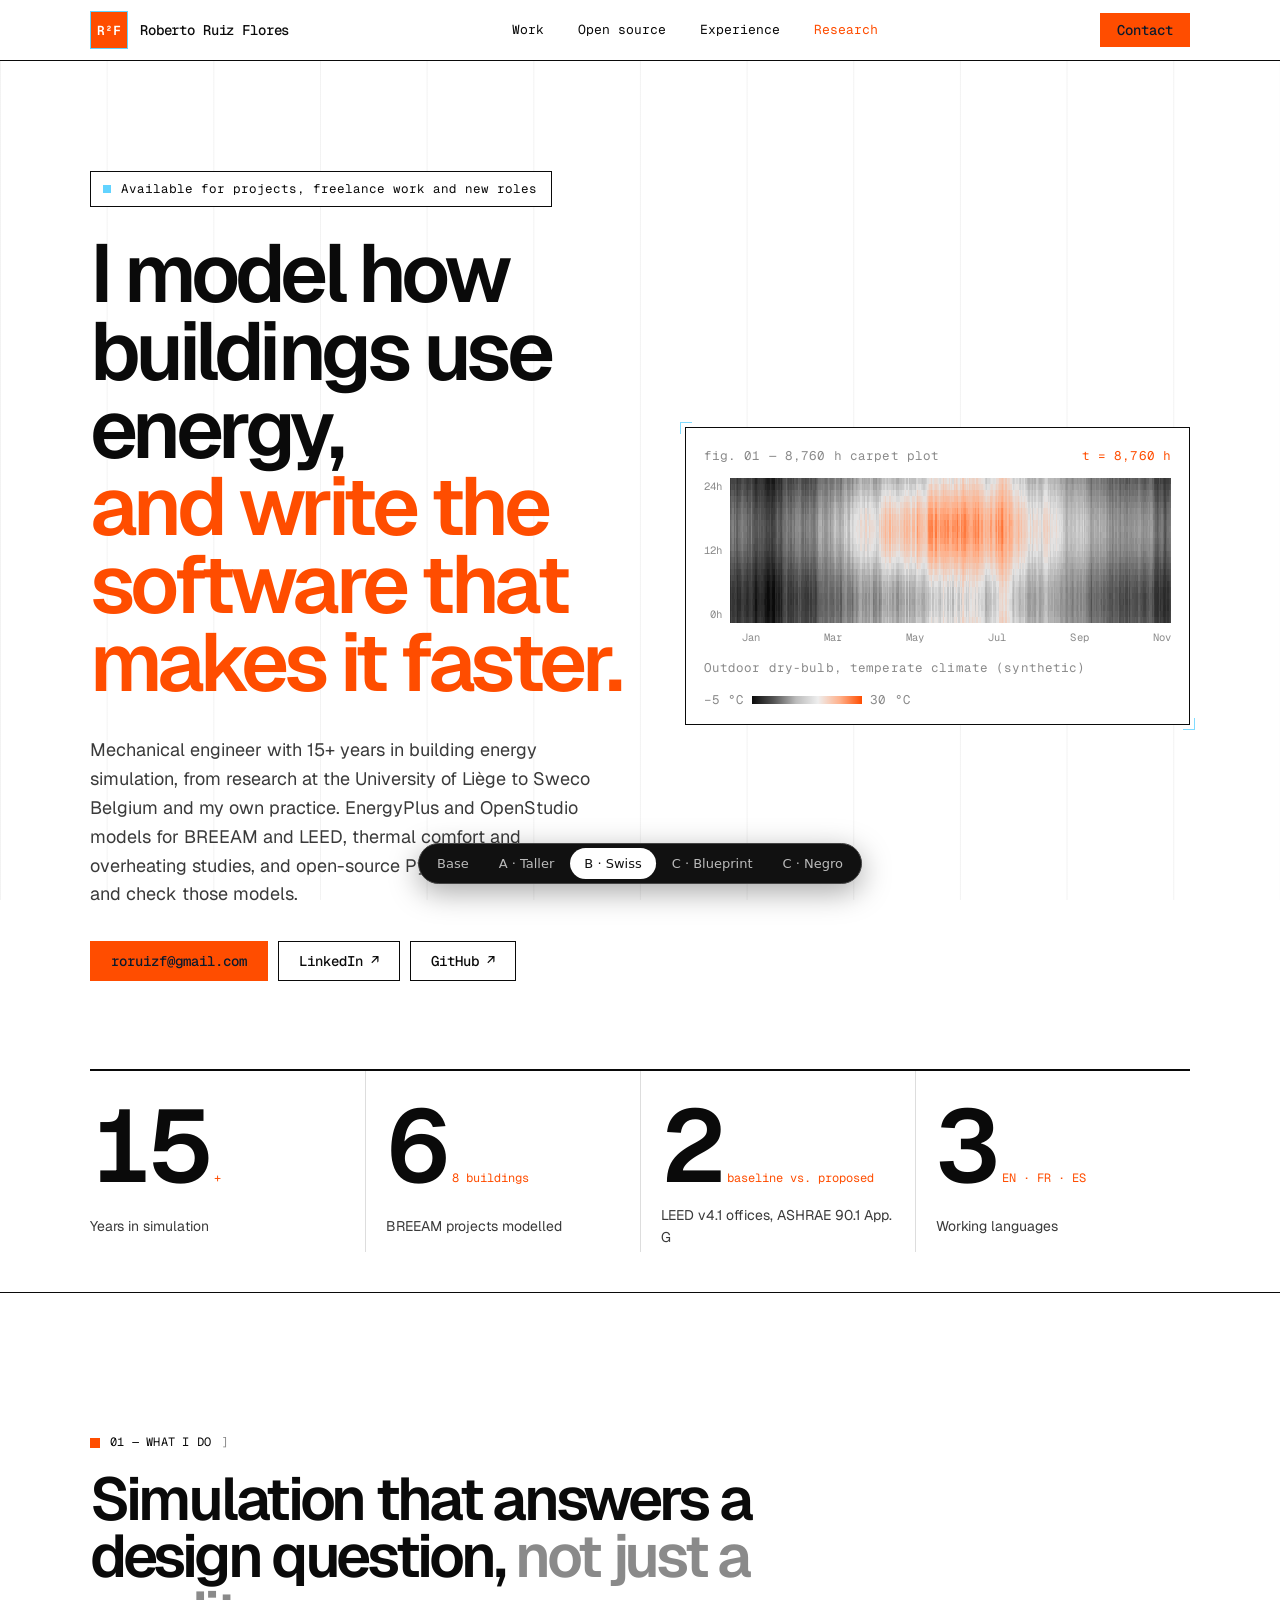
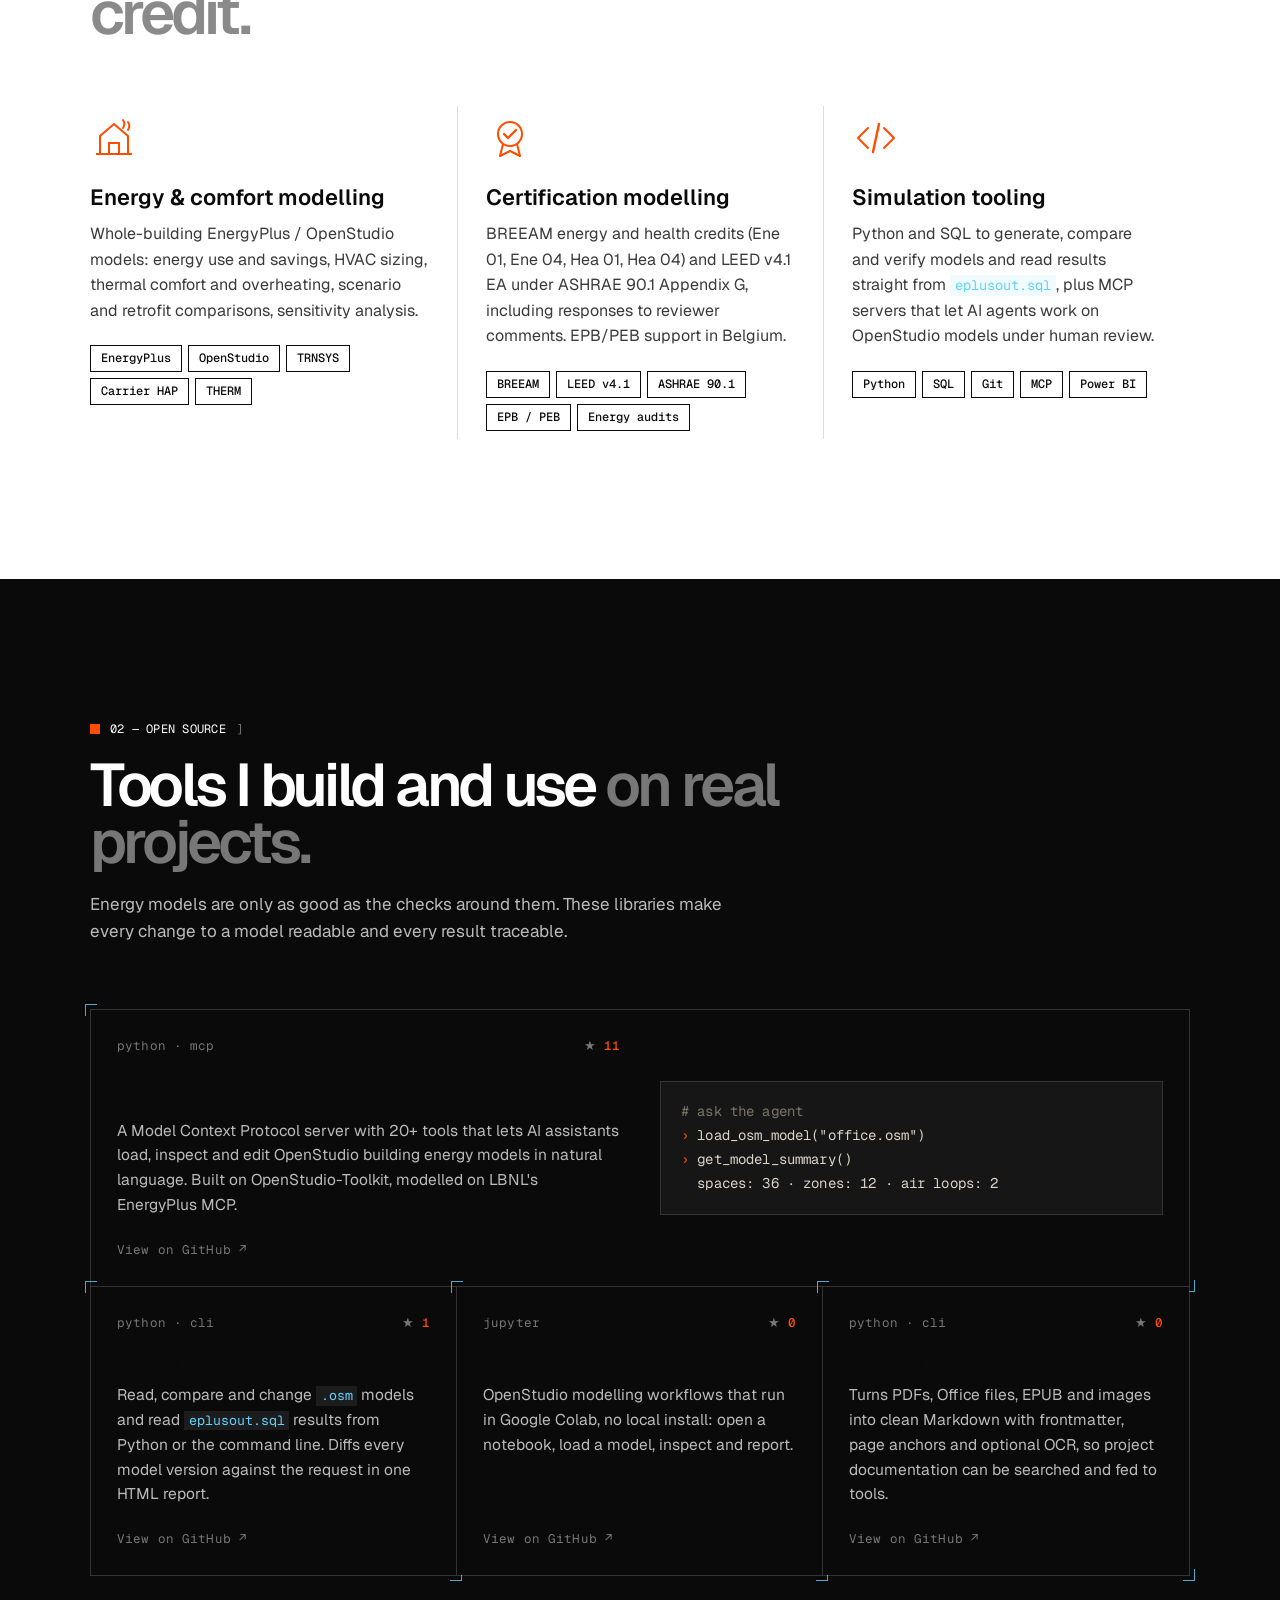
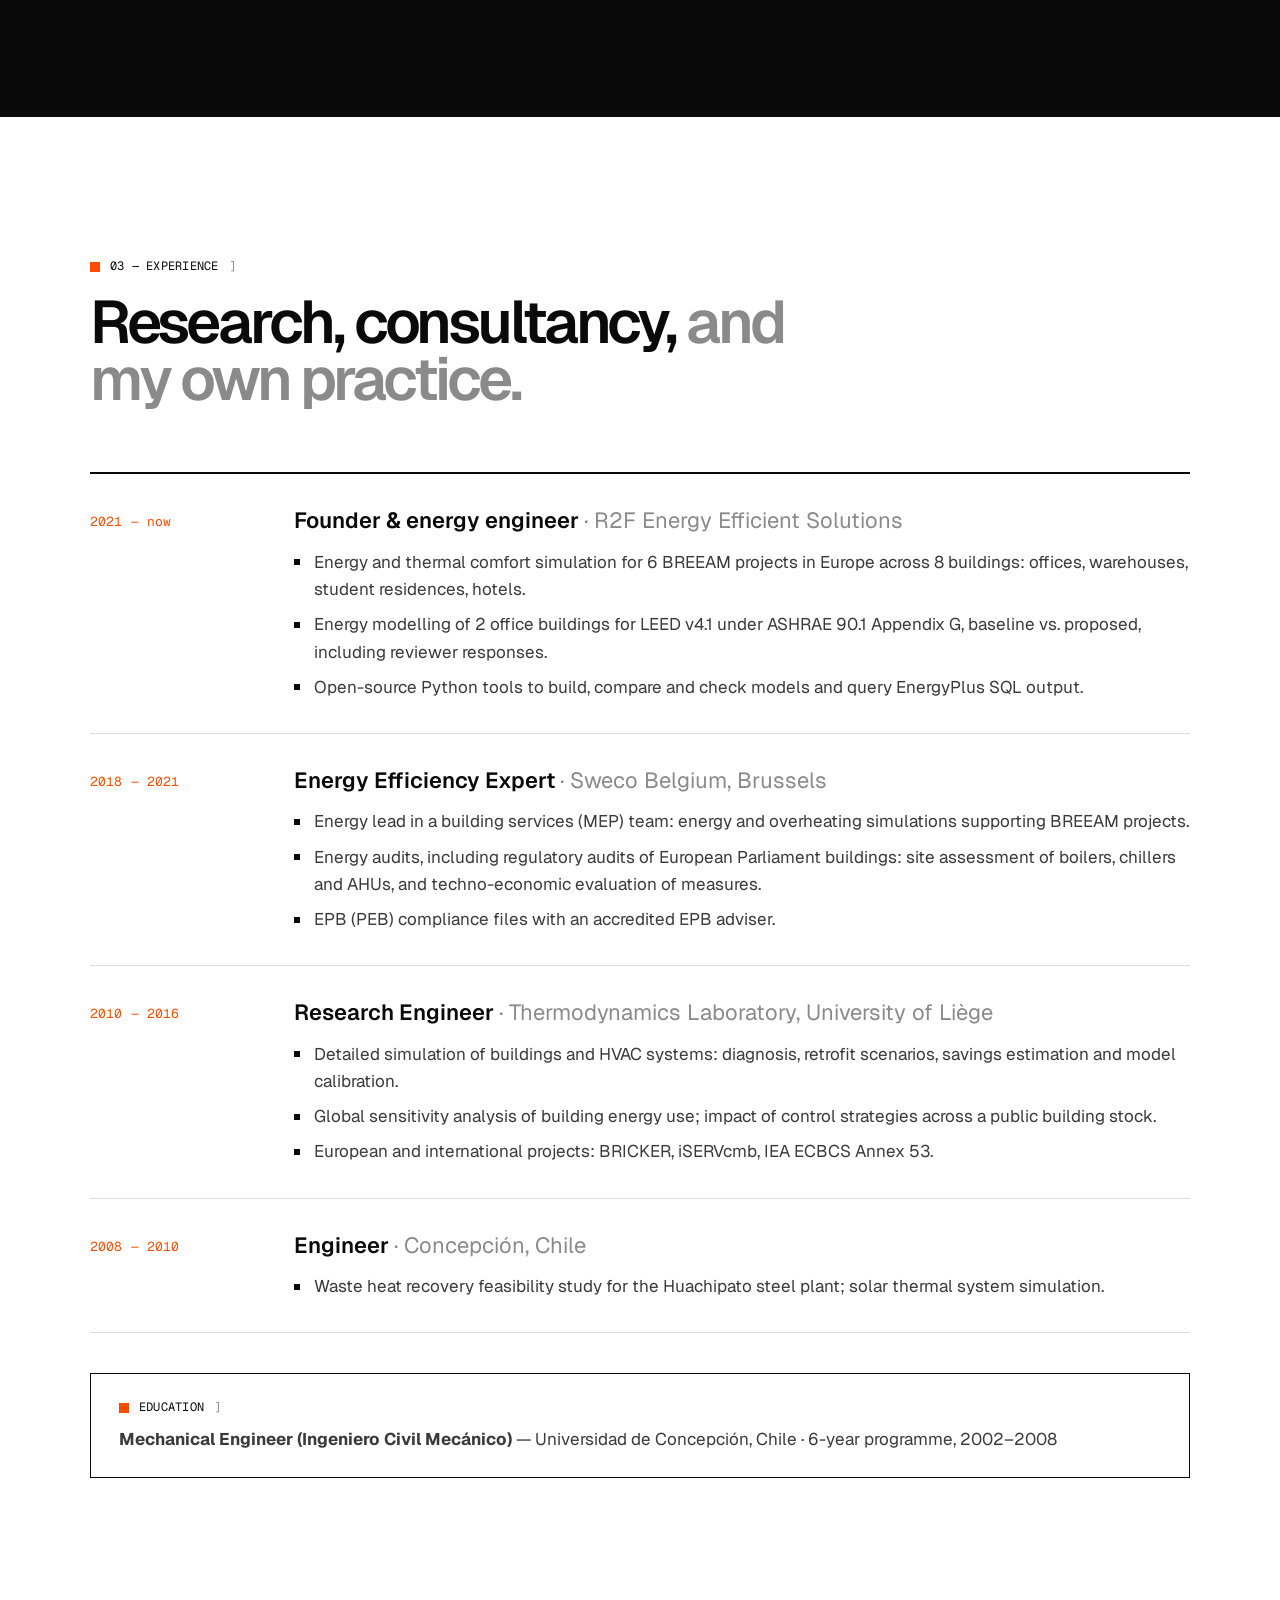
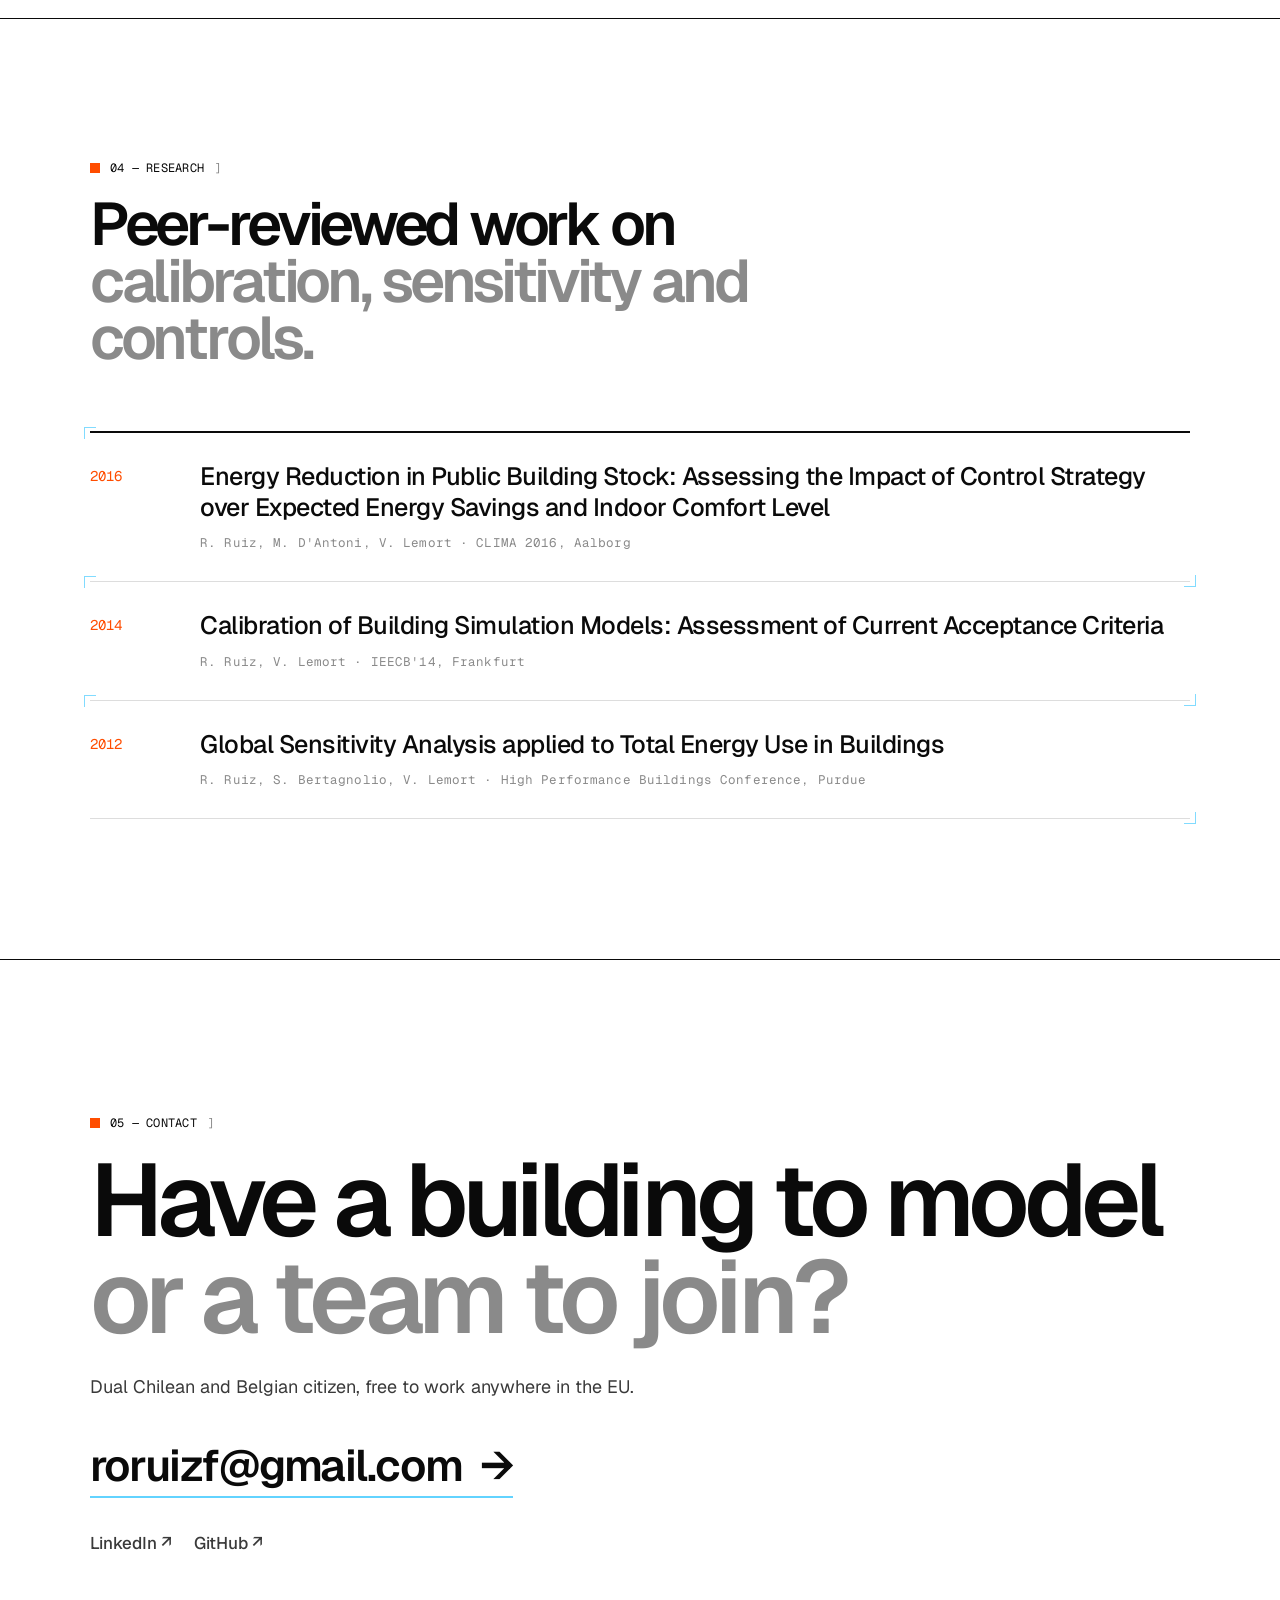
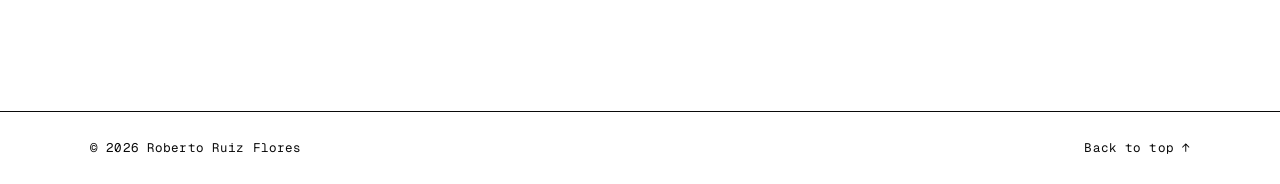
<file: variants/b/index.html>
<!doctype html>
<html lang="en">
<head>
  <meta charset="utf-8">
  <meta name="viewport" content="width=device-width, initial-scale=1">
  <title>Roberto Ruiz Flores — Building Energy Simulation Engineer</title>
  <meta name="description" content="Roberto Ruiz Flores — mechanical engineer with 15+ years in building energy simulation. EnergyPlus and OpenStudio models for BREEAM and LEED, thermal comfort and overheating studies, and open-source Python tools for simulation workflows. EU citizen.">
  <meta name="author" content="Roberto Ruiz Flores">
  <meta name="robots" content="noindex, nofollow">
  <link rel="canonical" href="https://roruizf.com/">
  <meta name="theme-color" content="#f3f0e8" media="(prefers-color-scheme: light)">
  <meta name="theme-color" content="#0f100d" media="(prefers-color-scheme: dark)">

  <meta property="og:type" content="profile">
  <meta property="og:title" content="Roberto Ruiz Flores — Building Energy Simulation Engineer">
  <meta property="og:description" content="Energy and comfort models for BREEAM and LEED, and the Python tools that make them faster to build and check.">
  <meta property="og:url" content="https://roruizf.com/">
  <meta property="og:image" content="https://roruizf.com/assets/og.png">
  <meta name="twitter:card" content="summary_large_image">

  <link rel="icon" href="../../favicon.svg" type="image/svg+xml">
  <link rel="preconnect" href="https://fonts.googleapis.com">
  <link rel="preconnect" href="https://fonts.gstatic.com" crossorigin>
  <link href="https://fonts.googleapis.com/css2?family=Geist:wght@400;500;600&family=Geist+Mono:wght@400;500&display=swap" rel="stylesheet">
  <link rel="stylesheet" href="../../assets/style.css">
  <link rel="stylesheet" href="style.css">
  <style>.vswitch{position:fixed;left:50%;bottom:16px;transform:translateX(-50%);z-index:999;display:flex;gap:2px;padding:4px;background:#111;border:1px solid #444;border-radius:999px;box-shadow:0 8px 30px rgba(0,0,0,.35);font:500 13px/1 system-ui,sans-serif}.vswitch a{color:#bbb;text-decoration:none;padding:9px 14px;border-radius:999px;white-space:nowrap}.vswitch a:hover{color:#fff}.vswitch a[aria-current]{background:#fff;color:#111}@media(max-width:420px){.vswitch a{padding:8px 10px}}</style>

  <script type="application/ld+json">
  {
    "@context": "https://schema.org",
    "@type": "Person",
    "name": "Roberto Ruiz Flores",
    "url": "https://roruizf.com",
    "jobTitle": "Building Energy Simulation Engineer",
    "nationality": ["Chile", "Belgium"],
    "alumniOf": [{"@type": "CollegeOrUniversity", "name": "Universidad de Concepción"}, {"@type": "CollegeOrUniversity", "name": "University of Liège"}],
    "knowsAbout": ["Building energy simulation", "EnergyPlus", "OpenStudio", "BREEAM", "LEED", "ASHRAE 90.1 Appendix G", "Thermal comfort", "Overheating analysis", "Python", "SQL"],
    "knowsLanguage": ["en", "fr", "es"],
    "sameAs": ["https://www.linkedin.com/in/roruizf/", "https://github.com/roruizf"]
  }
  </script>

  </head>
<body>
  <a class="skip" href="#main">Skip to content</a>

  <header class="nav" id="top">
    <div class="wrap nav__inner">
      <a class="brand" href="#top" aria-label="Roberto Ruiz Flores, home">
        <span class="brand__mark" aria-hidden="true">R²F</span>
        <span class="brand__name">Roberto Ruiz Flores</span>
      </a>
      <nav aria-label="Main">
        <ul class="nav__links">
          <li><a href="#work">Work</a></li>
          <li><a href="#tools">Open source</a></li>
          <li><a href="#experience">Experience</a></li>
          <li><a href="#research">Research</a></li>
        </ul>
      </nav>
      <a class="btn btn--small" href="#contact">Contact</a>
    </div>
  </header>

  <main id="main">
    <!-- HERO -->
    <section class="hero">
      <div class="wrap hero__grid">
        <div class="hero__copy">
          <p class="status reveal"><span class="status__dot" aria-hidden="true"></span>Available for projects, freelance work and new roles</p>
          <h1 class="hero__title reveal">
            I model how buildings use energy,
            <em>and write the software that makes it faster.</em>
          </h1>
          <p class="hero__lede reveal">
            Mechanical engineer with 15+ years in building energy simulation, from research at the University of Liège
            to Sweco Belgium and my own practice. EnergyPlus and OpenStudio models for BREEAM and LEED, thermal comfort
            and overheating studies, and open-source Python tools that build and check those models.
          </p>
          <div class="hero__cta reveal">
            <a class="btn" href="mailto:roruizf@gmail.com">roruizf@gmail.com</a>
            <a class="btn btn--ghost" href="https://www.linkedin.com/in/roruizf/" target="_blank" rel="noopener">LinkedIn ↗</a>
            <a class="btn btn--ghost" href="https://github.com/roruizf" target="_blank" rel="noopener">GitHub ↗</a>
          </div>
        </div>

        <figure class="plot reveal" aria-label="Animated carpet plot of hourly outdoor temperature over one year">
          <div class="plot__head">
            <span class="mono">fig. 01 — 8,760 h carpet plot</span>
            <span class="mono plot__clock" id="plotClock">t = 0 h</span>
          </div>
          <div class="plot__body">
            <div class="plot__yaxis mono" aria-hidden="true"><span>24h</span><span>12h</span><span>0h</span></div>
            <canvas id="carpet" width="730" height="240"></canvas>
            <div class="plot__tip mono" id="plotTip" hidden></div>
          </div>
          <div class="plot__xaxis mono" aria-hidden="true">
            <span>Jan</span><span>Mar</span><span>May</span><span>Jul</span><span>Sep</span><span>Nov</span>
          </div>
          <figcaption class="plot__foot">
            <span class="mono">Outdoor dry-bulb, temperate climate (synthetic)</span>
            <span class="colorbar mono" aria-hidden="true"><span>−5 °C</span><i></i><span>30 °C</span></span>
          </figcaption>
        </figure>
      </div>

      <div class="wrap">
        <dl class="stats">
          <div class="stat reveal"><dt>Years in simulation</dt><dd data-count="15">15</dd><span class="stat__unit">+</span></div>
          <div class="stat reveal"><dt>BREEAM projects modelled</dt><dd data-count="6">6</dd><span class="stat__unit">8 buildings</span></div>
          <div class="stat reveal"><dt>LEED v4.1 offices, ASHRAE 90.1 App. G</dt><dd data-count="2">2</dd><span class="stat__unit">baseline vs. proposed</span></div>
          <div class="stat reveal"><dt>Working languages</dt><dd data-count="3">3</dd><span class="stat__unit">EN · FR · ES</span></div>
        </dl>
      </div>
    </section>

    <!-- WORK -->
    <section class="section" id="work">
      <div class="wrap">
        <header class="section__head reveal">
          <p class="eyebrow mono">01 — What I do</p>
          <h2>Simulation that answers a design question, <em>not just a credit.</em></h2>
        </header>

        <div class="cards">
          <article class="card reveal">
            <div class="card__icon" aria-hidden="true">
              <svg viewBox="0 0 48 48"><path d="M6 40h36M10 40V22l14-12 14 12v18" fill="none" stroke="currentColor" stroke-width="2"/><path d="M19 40V29h10v11" fill="none" stroke="currentColor" stroke-width="2"/><path d="M33 6c2 3 2 5 0 8m5-6c2 3 2 5 0 8" fill="none" stroke="var(--heat)" stroke-width="2" stroke-linecap="round"/></svg>
            </div>
            <h3>Energy &amp; comfort modelling</h3>
            <p>Whole-building EnergyPlus / OpenStudio models: energy use and savings, HVAC sizing, thermal comfort and overheating, scenario and retrofit comparisons, sensitivity analysis.</p>
            <ul class="tags"><li>EnergyPlus</li><li>OpenStudio</li><li>TRNSYS</li><li>Carrier HAP</li><li>THERM</li></ul>
          </article>

          <article class="card reveal">
            <div class="card__icon" aria-hidden="true">
              <svg viewBox="0 0 48 48"><circle cx="24" cy="20" r="12" fill="none" stroke="currentColor" stroke-width="2"/><path d="M18 20l4 4 8-8" fill="none" stroke="var(--heat)" stroke-width="2.4" stroke-linecap="round" stroke-linejoin="round"/><path d="M17 30l-3 12 10-5 10 5-3-12" fill="none" stroke="currentColor" stroke-width="2" stroke-linejoin="round"/></svg>
            </div>
            <h3>Certification modelling</h3>
            <p>BREEAM energy and health credits (Ene 01, Ene 04, Hea 01, Hea 04) and LEED v4.1 EA under ASHRAE 90.1 Appendix G, including responses to reviewer comments. EPB/PEB support in Belgium.</p>
            <ul class="tags"><li>BREEAM</li><li>LEED v4.1</li><li>ASHRAE 90.1</li><li>EPB / PEB</li><li>Energy audits</li></ul>
          </article>

          <article class="card reveal">
            <div class="card__icon" aria-hidden="true">
              <svg viewBox="0 0 48 48"><path d="M16 14L6 24l10 10M32 14l10 10-10 10" fill="none" stroke="currentColor" stroke-width="2" stroke-linecap="round" stroke-linejoin="round"/><path d="M27 10l-6 28" stroke="var(--heat)" stroke-width="2.4" stroke-linecap="round"/></svg>
            </div>
            <h3>Simulation tooling</h3>
            <p>Python and SQL to generate, compare and verify models and read results straight from <code>eplusout.sql</code>, plus MCP servers that let AI agents work on OpenStudio models under human review.</p>
            <ul class="tags"><li>Python</li><li>SQL</li><li>Git</li><li>MCP</li><li>Power BI</li></ul>
          </article>
        </div>
      </div>
    </section>

    <!-- OPEN SOURCE -->
    <section class="section section--ink" id="tools">
      <div class="wrap">
        <header class="section__head reveal">
          <p class="eyebrow mono">02 — Open source</p>
          <h2>Tools I build and use <em>on real projects.</em></h2>
          <p class="section__lede">Energy models are only as good as the checks around them. These libraries make every change to a model readable and every result traceable.</p>
        </header>

        <div class="repos">
          <a class="repo repo--feature reveal" href="https://github.com/roruizf/openstudio-mcp-server" target="_blank" rel="noopener" data-repo="roruizf/openstudio-mcp-server">
            <div class="repo__top"><span class="mono">python · mcp</span><span class="mono repo__stars" aria-label="GitHub stars">★ <b>11</b></span></div>
            <h3>openstudio-mcp-server</h3>
            <p>A Model Context Protocol server with 20+ tools that lets AI assistants load, inspect and edit OpenStudio building energy models in natural language. Built on OpenStudio-Toolkit, modelled on LBNL's EnergyPlus MCP.</p>
            <pre class="repo__code mono" aria-hidden="true"><span class="c"># ask the agent</span>
<span class="k">›</span> load_osm_model("office.osm")
<span class="k">›</span> get_model_summary()
  spaces: 36 · zones: 12 · air loops: 2</pre>
            <span class="repo__link mono">View on GitHub ↗</span>
          </a>

          <a class="repo reveal" href="https://github.com/roruizf/OpenStudio-Toolkit" target="_blank" rel="noopener" data-repo="roruizf/OpenStudio-Toolkit">
            <div class="repo__top"><span class="mono">python · cli</span><span class="mono repo__stars">★ <b>1</b></span></div>
            <h3>OpenStudio-Toolkit</h3>
            <p>Read, compare and change <code>.osm</code> models and read <code>eplusout.sql</code> results from Python or the command line. Diffs every model version against the request in one HTML report.</p>
            <span class="repo__link mono">View on GitHub ↗</span>
          </a>

          <a class="repo reveal" href="https://github.com/roruizf/OpenStudio-Colab" target="_blank" rel="noopener" data-repo="roruizf/OpenStudio-Colab">
            <div class="repo__top"><span class="mono">jupyter</span><span class="mono repo__stars">★ <b>0</b></span></div>
            <h3>OpenStudio-Colab</h3>
            <p>OpenStudio modelling workflows that run in Google Colab, no local install: open a notebook, load a model, inspect and report.</p>
            <span class="repo__link mono">View on GitHub ↗</span>
          </a>

          <a class="repo reveal" href="https://github.com/roruizf/doc2md" target="_blank" rel="noopener" data-repo="roruizf/doc2md">
            <div class="repo__top"><span class="mono">python · cli</span><span class="mono repo__stars">★ <b>0</b></span></div>
            <h3>doc2md</h3>
            <p>Turns PDFs, Office files, EPUB and images into clean Markdown with frontmatter, page anchors and optional OCR, so project documentation can be searched and fed to tools.</p>
            <span class="repo__link mono">View on GitHub ↗</span>
          </a>
        </div>
      </div>
    </section>

    <!-- EXPERIENCE -->
    <section class="section" id="experience">
      <div class="wrap">
        <header class="section__head reveal">
          <p class="eyebrow mono">03 — Experience</p>
          <h2>Research, consultancy, <em>and my own practice.</em></h2>
        </header>

        <ol class="timeline">
          <li class="job reveal">
            <div class="job__when mono">2021 — now</div>
            <div class="job__body">
              <h3>Founder &amp; energy engineer <span>· R2F Energy Efficient Solutions</span></h3>
              <ul>
                <li>Energy and thermal comfort simulation for 6 BREEAM projects in Europe across 8 buildings: offices, warehouses, student residences, hotels.</li>
                <li>Energy modelling of 2 office buildings for LEED v4.1 under ASHRAE 90.1 Appendix G, baseline vs. proposed, including reviewer responses.</li>
                <li>Open-source Python tools to build, compare and check models and query EnergyPlus SQL output.</li>
              </ul>
            </div>
          </li>
          <li class="job reveal">
            <div class="job__when mono">2018 — 2021</div>
            <div class="job__body">
              <h3>Energy Efficiency Expert <span>· Sweco Belgium, Brussels</span></h3>
              <ul>
                <li>Energy lead in a building services (MEP) team: energy and overheating simulations supporting BREEAM projects.</li>
                <li>Energy audits, including regulatory audits of European Parliament buildings: site assessment of boilers, chillers and AHUs, and techno-economic evaluation of measures.</li>
                <li>EPB (PEB) compliance files with an accredited EPB adviser.</li>
              </ul>
            </div>
          </li>
          <li class="job reveal">
            <div class="job__when mono">2010 — 2016</div>
            <div class="job__body">
              <h3>Research Engineer <span>· Thermodynamics Laboratory, University of Liège</span></h3>
              <ul>
                <li>Detailed simulation of buildings and HVAC systems: diagnosis, retrofit scenarios, savings estimation and model calibration.</li>
                <li>Global sensitivity analysis of building energy use; impact of control strategies across a public building stock.</li>
                <li>European and international projects: BRICKER, iSERVcmb, IEA ECBCS Annex 53.</li>
              </ul>
            </div>
          </li>
          <li class="job reveal">
            <div class="job__when mono">2008 — 2010</div>
            <div class="job__body">
              <h3>Engineer <span>· Concepción, Chile</span></h3>
              <ul>
                <li>Waste heat recovery feasibility study for the Huachipato steel plant; solar thermal system simulation.</li>
              </ul>
            </div>
          </li>
        </ol>

        <div class="edu reveal">
          <p class="eyebrow mono">Education</p>
          <p><strong>Mechanical Engineer (Ingeniero Civil Mecánico)</strong> — Universidad de Concepción, Chile · 6-year programme, 2002–2008</p>
        </div>
      </div>
    </section>

    <!-- RESEARCH -->
    <section class="section section--alt" id="research">
      <div class="wrap">
        <header class="section__head reveal">
          <p class="eyebrow mono">04 — Research</p>
          <h2>Peer-reviewed work on <em>calibration, sensitivity and controls.</em></h2>
        </header>
        <ol class="pubs">
          <li class="pub reveal">
            <span class="pub__year mono">2016</span>
            <div>
              <h3>Energy Reduction in Public Building Stock: Assessing the Impact of Control Strategy over Expected Energy Savings and Indoor Comfort Level</h3>
              <p class="mono">R. Ruiz, M. D'Antoni, V. Lemort · CLIMA 2016, Aalborg</p>
            </div>
          </li>
          <li class="pub reveal">
            <span class="pub__year mono">2014</span>
            <div>
              <h3>Calibration of Building Simulation Models: Assessment of Current Acceptance Criteria</h3>
              <p class="mono">R. Ruiz, V. Lemort · IEECB'14, Frankfurt</p>
            </div>
          </li>
          <li class="pub reveal">
            <span class="pub__year mono">2012</span>
            <div>
              <h3>Global Sensitivity Analysis applied to Total Energy Use in Buildings</h3>
              <p class="mono">R. Ruiz, S. Bertagnolio, V. Lemort · High Performance Buildings Conference, Purdue</p>
            </div>
          </li>
        </ol>
      </div>
    </section>

    <!-- CONTACT -->
    <section class="contact" id="contact">
      <div class="wrap">
        <p class="eyebrow mono reveal">05 — Contact</p>
        <h2 class="contact__title reveal">Have a building to model<br><em>or a team to join?</em></h2>
        <p class="contact__lede reveal">Dual Chilean and Belgian citizen, free to work anywhere in the EU.</p>
        <a class="contact__mail reveal" href="mailto:roruizf@gmail.com">roruizf@gmail.com <span aria-hidden="true">→</span></a>
        <ul class="contact__links reveal">
          <li><a href="https://www.linkedin.com/in/roruizf/" target="_blank" rel="noopener">LinkedIn ↗</a></li>
          <li><a href="https://github.com/roruizf" target="_blank" rel="noopener">GitHub ↗</a></li>
        </ul>
      </div>
    </section>
  </main>

  <footer class="foot">
    <div class="wrap foot__inner mono">
      <span>© <span id="year">2026</span> Roberto Ruiz Flores</span>
      <a href="#top">Back to top ↑</a>
    </div>
  </footer>

  <script src="../../assets/main.js" defer></script>
<nav class="vswitch" aria-label="Design variants"><a href="../../index.html">Base</a><a href="../../variants/a/">A · Taller</a><a href="../../variants/b/" aria-current=page>B · Swiss</a><a href="../../variants/c/">C · Blueprint</a><a href="../../variants/c-negro/">C · Negro</a></nav>
</body>
</html>
</file>
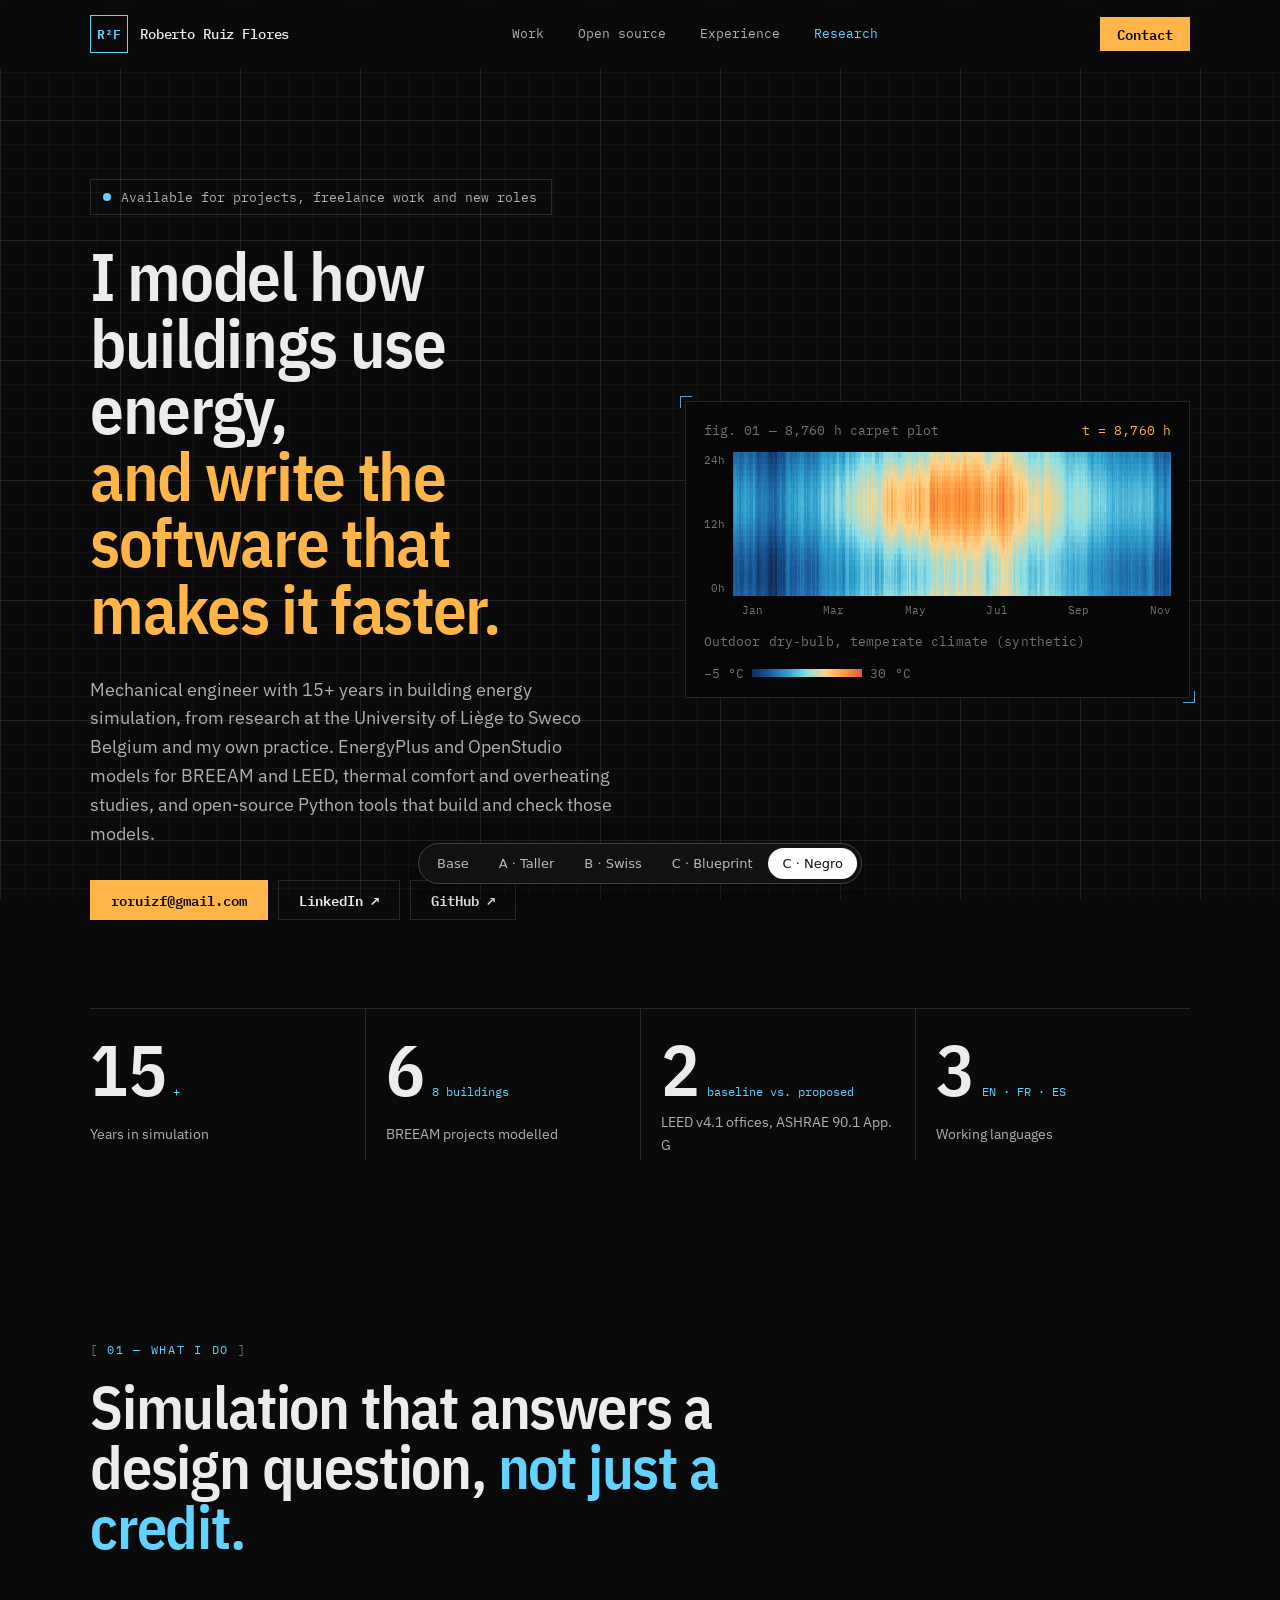
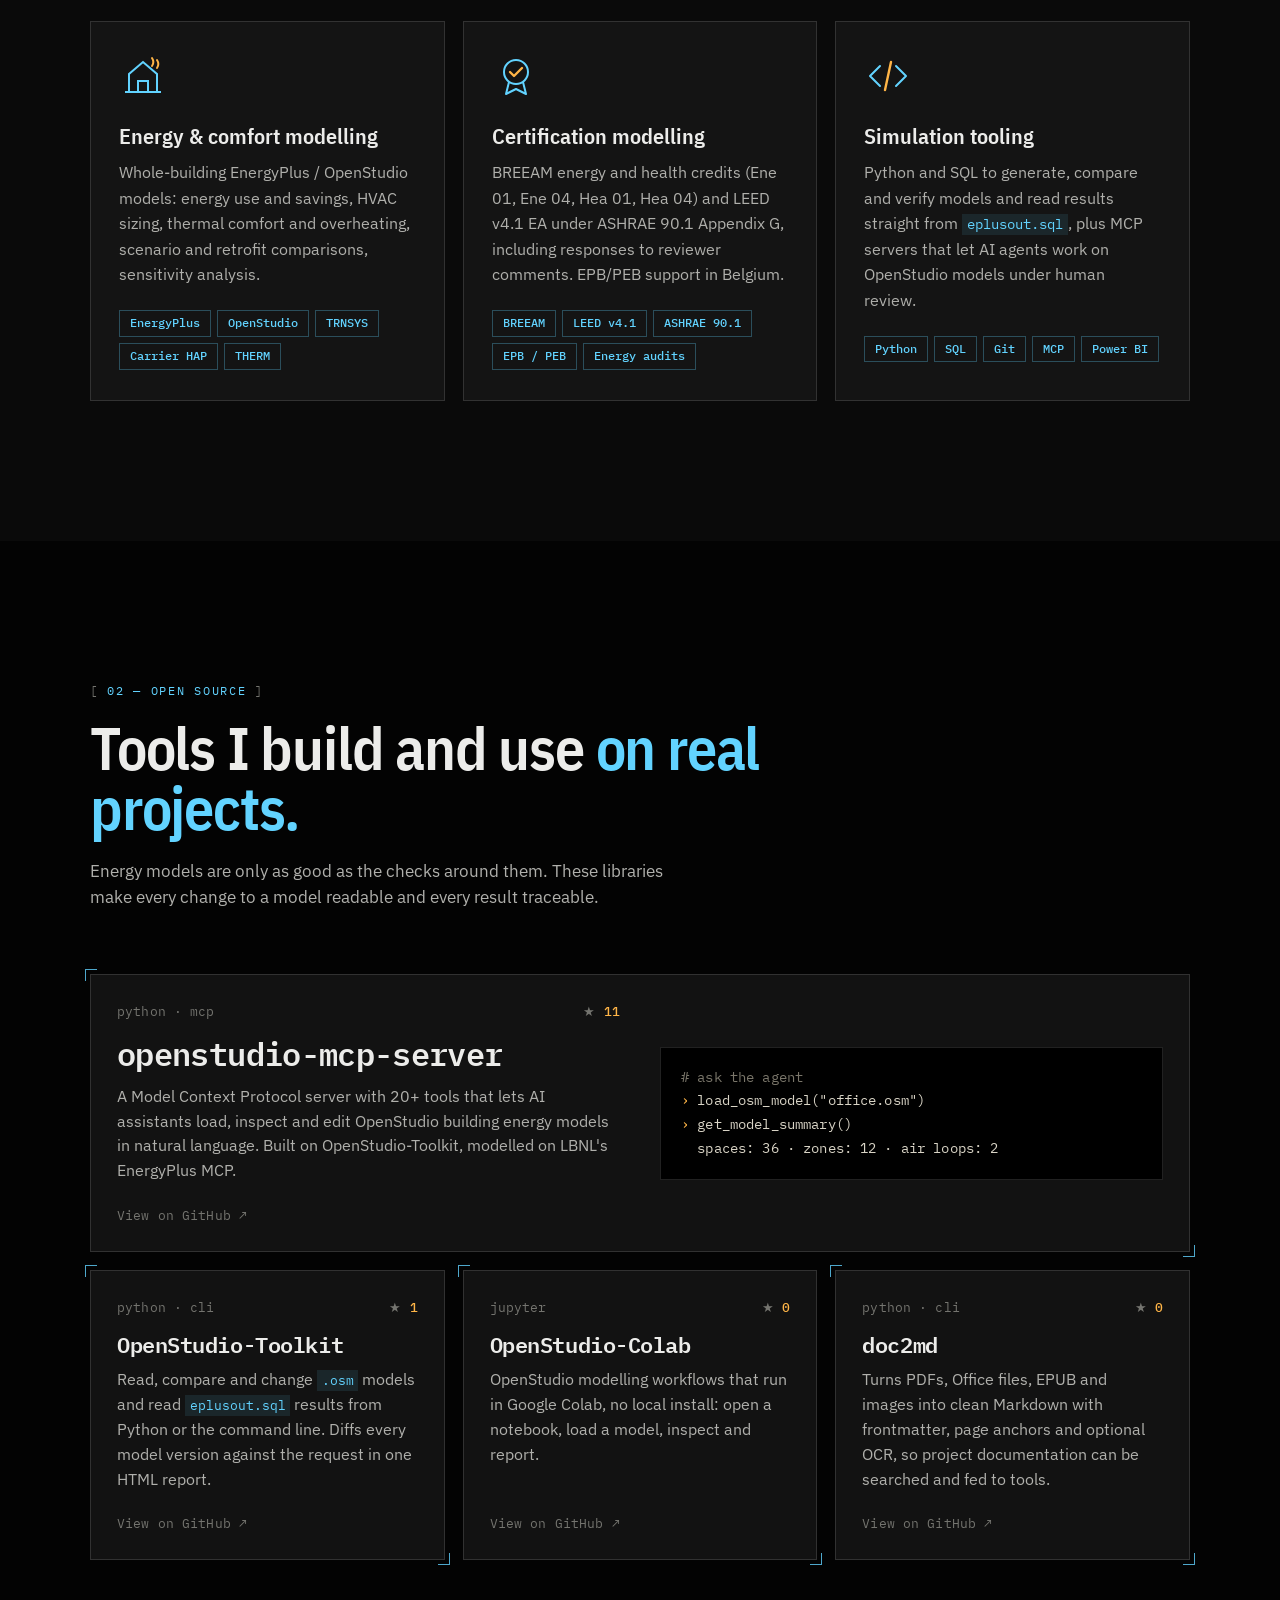
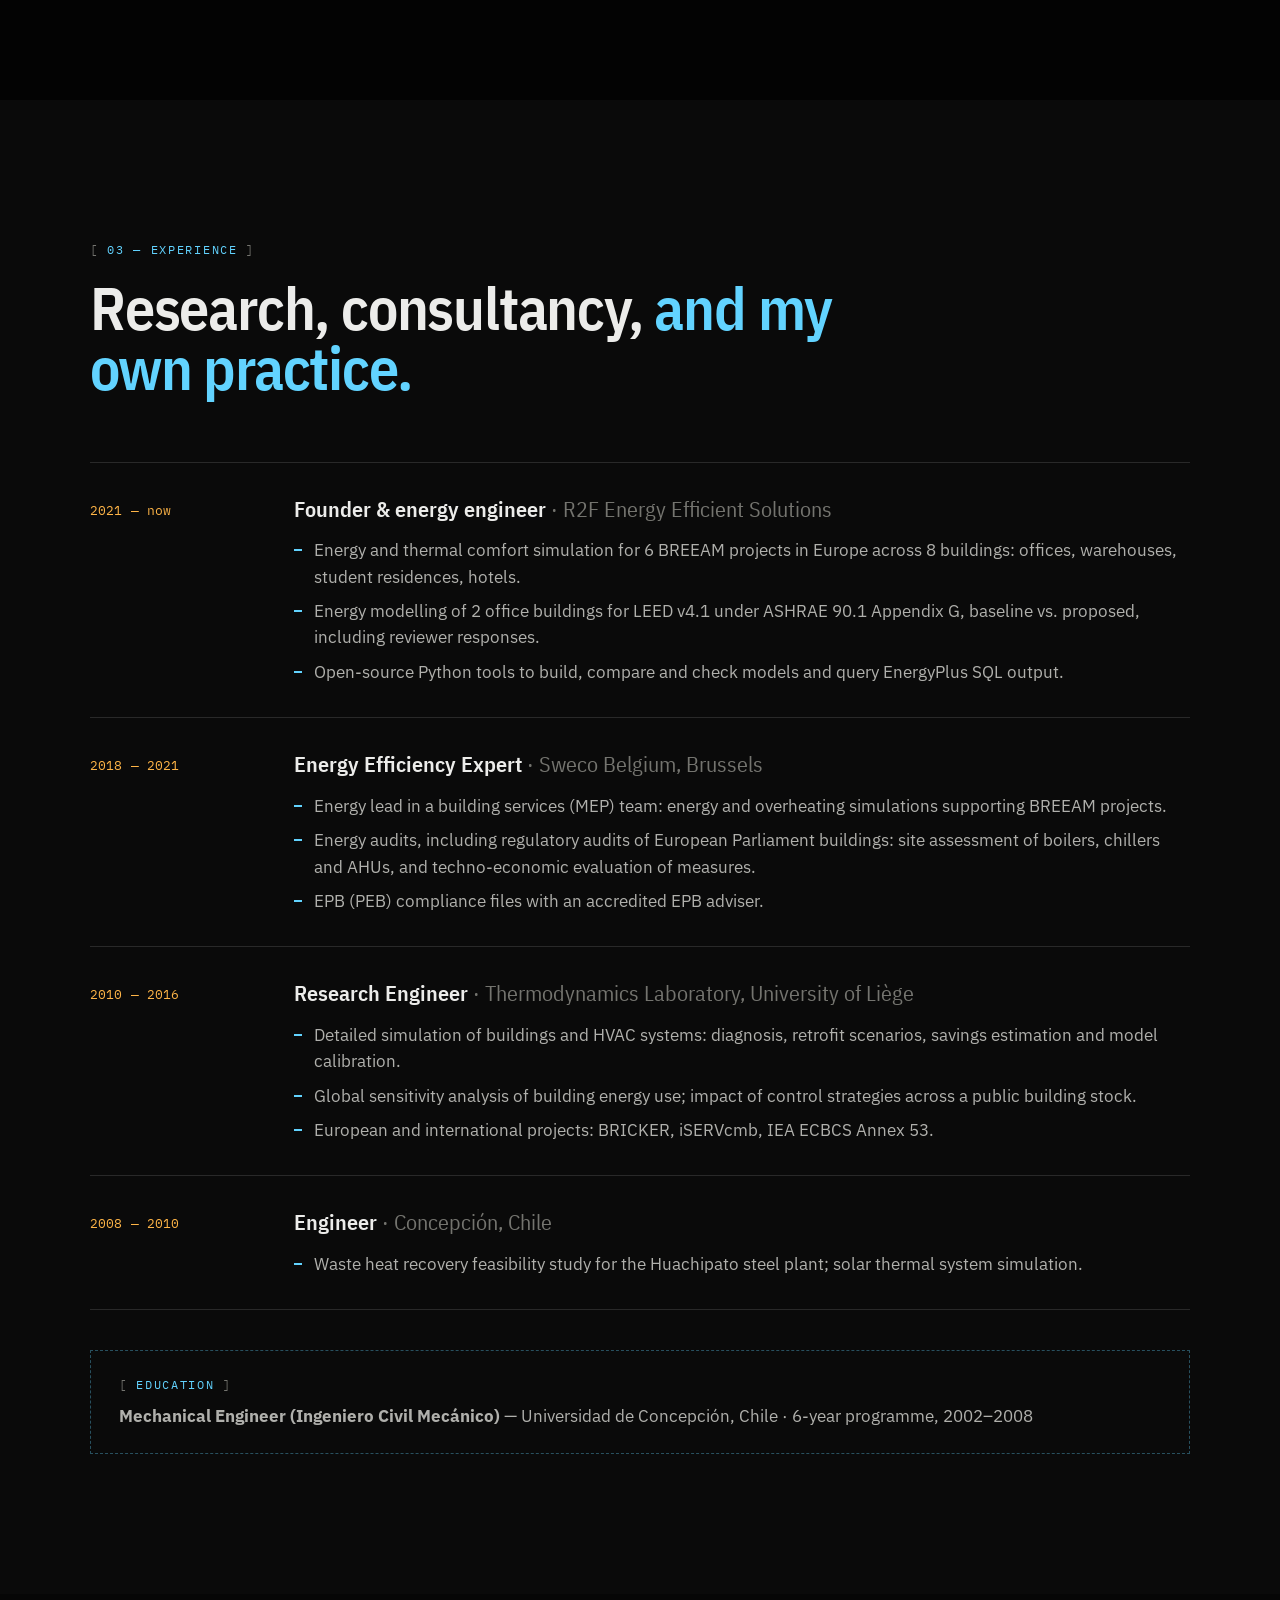
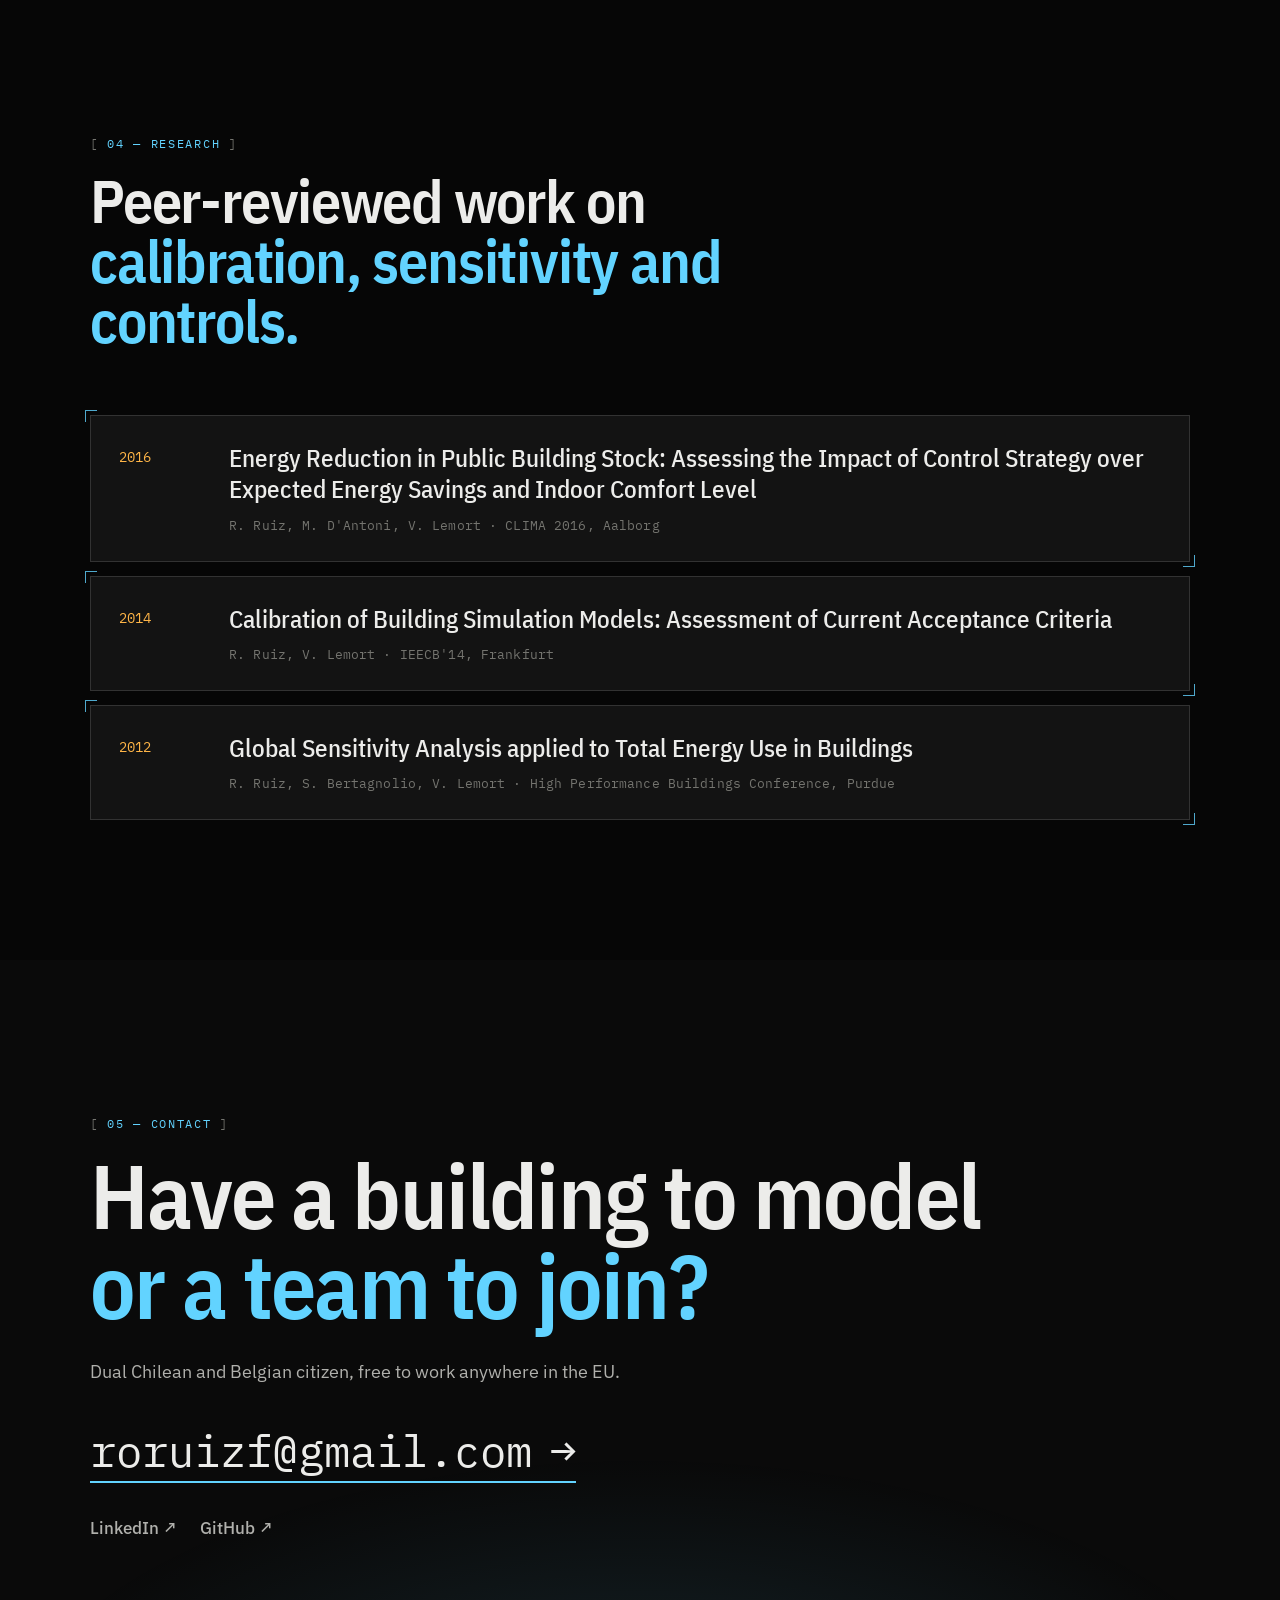
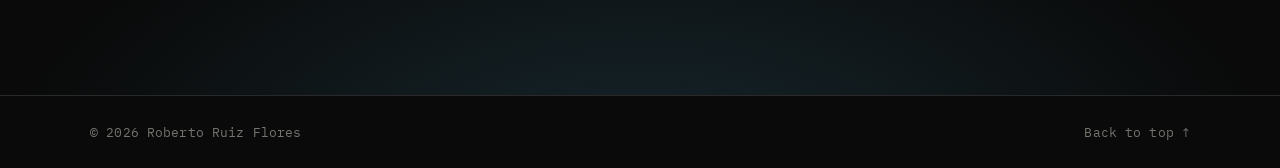
<file: variants/c-negro/index.html>
<!doctype html>
<html lang="en">
<head>
  <meta charset="utf-8">
  <meta name="viewport" content="width=device-width, initial-scale=1">
  <title>Roberto Ruiz Flores — Building Energy Simulation Engineer</title>
  <meta name="description" content="Roberto Ruiz Flores — mechanical engineer with 15+ years in building energy simulation. EnergyPlus and OpenStudio models for BREEAM and LEED, thermal comfort and overheating studies, and open-source Python tools for simulation workflows. EU citizen.">
  <meta name="author" content="Roberto Ruiz Flores">
  <meta name="robots" content="noindex, nofollow">
  <link rel="canonical" href="https://roruizf.com/">
  <meta name="theme-color" content="#f3f0e8" media="(prefers-color-scheme: light)">
  <meta name="theme-color" content="#0f100d" media="(prefers-color-scheme: dark)">

  <meta property="og:type" content="profile">
  <meta property="og:title" content="Roberto Ruiz Flores — Building Energy Simulation Engineer">
  <meta property="og:description" content="Energy and comfort models for BREEAM and LEED, and the Python tools that make them faster to build and check.">
  <meta property="og:url" content="https://roruizf.com/">
  <meta property="og:image" content="https://roruizf.com/assets/og.png">
  <meta name="twitter:card" content="summary_large_image">

  <link rel="icon" href="../../favicon.svg" type="image/svg+xml">
  <link rel="preconnect" href="https://fonts.googleapis.com">
  <link rel="preconnect" href="https://fonts.gstatic.com" crossorigin>
  <link href="https://fonts.googleapis.com/css2?family=IBM+Plex+Sans+Condensed:wght@500;600&family=IBM+Plex+Sans:wght@400;500;600&family=IBM+Plex+Mono:wght@400;500&display=swap" rel="stylesheet">
  <link rel="stylesheet" href="../../assets/style.css">
  <link rel="stylesheet" href="style.css">
  <style>.vswitch{position:fixed;left:50%;bottom:16px;transform:translateX(-50%);z-index:999;display:flex;gap:2px;padding:4px;background:#111;border:1px solid #444;border-radius:999px;box-shadow:0 8px 30px rgba(0,0,0,.35);font:500 13px/1 system-ui,sans-serif}.vswitch a{color:#bbb;text-decoration:none;padding:9px 14px;border-radius:999px;white-space:nowrap}.vswitch a:hover{color:#fff}.vswitch a[aria-current]{background:#fff;color:#111}@media(max-width:420px){.vswitch a{padding:8px 10px}}</style>

  <script type="application/ld+json">
  {
    "@context": "https://schema.org",
    "@type": "Person",
    "name": "Roberto Ruiz Flores",
    "url": "https://roruizf.com",
    "jobTitle": "Building Energy Simulation Engineer",
    "nationality": ["Chile", "Belgium"],
    "alumniOf": [{"@type": "CollegeOrUniversity", "name": "Universidad de Concepción"}, {"@type": "CollegeOrUniversity", "name": "University of Liège"}],
    "knowsAbout": ["Building energy simulation", "EnergyPlus", "OpenStudio", "BREEAM", "LEED", "ASHRAE 90.1 Appendix G", "Thermal comfort", "Overheating analysis", "Python", "SQL"],
    "knowsLanguage": ["en", "fr", "es"],
    "sameAs": ["https://www.linkedin.com/in/roruizf/", "https://github.com/roruizf"]
  }
  </script>

  </head>
<body>
  <a class="skip" href="#main">Skip to content</a>

  <header class="nav" id="top">
    <div class="wrap nav__inner">
      <a class="brand" href="#top" aria-label="Roberto Ruiz Flores, home">
        <span class="brand__mark" aria-hidden="true">R²F</span>
        <span class="brand__name">Roberto Ruiz Flores</span>
      </a>
      <nav aria-label="Main">
        <ul class="nav__links">
          <li><a href="#work">Work</a></li>
          <li><a href="#tools">Open source</a></li>
          <li><a href="#experience">Experience</a></li>
          <li><a href="#research">Research</a></li>
        </ul>
      </nav>
      <a class="btn btn--small" href="#contact">Contact</a>
    </div>
  </header>

  <main id="main">
    <!-- HERO -->
    <section class="hero">
      <div class="wrap hero__grid">
        <div class="hero__copy">
          <p class="status reveal"><span class="status__dot" aria-hidden="true"></span>Available for projects, freelance work and new roles</p>
          <h1 class="hero__title reveal">
            I model how buildings use energy,
            <em>and write the software that makes it faster.</em>
          </h1>
          <p class="hero__lede reveal">
            Mechanical engineer with 15+ years in building energy simulation, from research at the University of Liège
            to Sweco Belgium and my own practice. EnergyPlus and OpenStudio models for BREEAM and LEED, thermal comfort
            and overheating studies, and open-source Python tools that build and check those models.
          </p>
          <div class="hero__cta reveal">
            <a class="btn" href="mailto:roruizf@gmail.com">roruizf@gmail.com</a>
            <a class="btn btn--ghost" href="https://www.linkedin.com/in/roruizf/" target="_blank" rel="noopener">LinkedIn ↗</a>
            <a class="btn btn--ghost" href="https://github.com/roruizf" target="_blank" rel="noopener">GitHub ↗</a>
          </div>
        </div>

        <figure class="plot reveal" aria-label="Animated carpet plot of hourly outdoor temperature over one year">
          <div class="plot__head">
            <span class="mono">fig. 01 — 8,760 h carpet plot</span>
            <span class="mono plot__clock" id="plotClock">t = 0 h</span>
          </div>
          <div class="plot__body">
            <div class="plot__yaxis mono" aria-hidden="true"><span>24h</span><span>12h</span><span>0h</span></div>
            <canvas id="carpet" width="730" height="240"></canvas>
            <div class="plot__tip mono" id="plotTip" hidden></div>
          </div>
          <div class="plot__xaxis mono" aria-hidden="true">
            <span>Jan</span><span>Mar</span><span>May</span><span>Jul</span><span>Sep</span><span>Nov</span>
          </div>
          <figcaption class="plot__foot">
            <span class="mono">Outdoor dry-bulb, temperate climate (synthetic)</span>
            <span class="colorbar mono" aria-hidden="true"><span>−5 °C</span><i></i><span>30 °C</span></span>
          </figcaption>
        </figure>
      </div>

      <div class="wrap">
        <dl class="stats">
          <div class="stat reveal"><dt>Years in simulation</dt><dd data-count="15">15</dd><span class="stat__unit">+</span></div>
          <div class="stat reveal"><dt>BREEAM projects modelled</dt><dd data-count="6">6</dd><span class="stat__unit">8 buildings</span></div>
          <div class="stat reveal"><dt>LEED v4.1 offices, ASHRAE 90.1 App. G</dt><dd data-count="2">2</dd><span class="stat__unit">baseline vs. proposed</span></div>
          <div class="stat reveal"><dt>Working languages</dt><dd data-count="3">3</dd><span class="stat__unit">EN · FR · ES</span></div>
        </dl>
      </div>
    </section>

    <!-- WORK -->
    <section class="section" id="work">
      <div class="wrap">
        <header class="section__head reveal">
          <p class="eyebrow mono">01 — What I do</p>
          <h2>Simulation that answers a design question, <em>not just a credit.</em></h2>
        </header>

        <div class="cards">
          <article class="card reveal">
            <div class="card__icon" aria-hidden="true">
              <svg viewBox="0 0 48 48"><path d="M6 40h36M10 40V22l14-12 14 12v18" fill="none" stroke="currentColor" stroke-width="2"/><path d="M19 40V29h10v11" fill="none" stroke="currentColor" stroke-width="2"/><path d="M33 6c2 3 2 5 0 8m5-6c2 3 2 5 0 8" fill="none" stroke="var(--heat)" stroke-width="2" stroke-linecap="round"/></svg>
            </div>
            <h3>Energy &amp; comfort modelling</h3>
            <p>Whole-building EnergyPlus / OpenStudio models: energy use and savings, HVAC sizing, thermal comfort and overheating, scenario and retrofit comparisons, sensitivity analysis.</p>
            <ul class="tags"><li>EnergyPlus</li><li>OpenStudio</li><li>TRNSYS</li><li>Carrier HAP</li><li>THERM</li></ul>
          </article>

          <article class="card reveal">
            <div class="card__icon" aria-hidden="true">
              <svg viewBox="0 0 48 48"><circle cx="24" cy="20" r="12" fill="none" stroke="currentColor" stroke-width="2"/><path d="M18 20l4 4 8-8" fill="none" stroke="var(--heat)" stroke-width="2.4" stroke-linecap="round" stroke-linejoin="round"/><path d="M17 30l-3 12 10-5 10 5-3-12" fill="none" stroke="currentColor" stroke-width="2" stroke-linejoin="round"/></svg>
            </div>
            <h3>Certification modelling</h3>
            <p>BREEAM energy and health credits (Ene 01, Ene 04, Hea 01, Hea 04) and LEED v4.1 EA under ASHRAE 90.1 Appendix G, including responses to reviewer comments. EPB/PEB support in Belgium.</p>
            <ul class="tags"><li>BREEAM</li><li>LEED v4.1</li><li>ASHRAE 90.1</li><li>EPB / PEB</li><li>Energy audits</li></ul>
          </article>

          <article class="card reveal">
            <div class="card__icon" aria-hidden="true">
              <svg viewBox="0 0 48 48"><path d="M16 14L6 24l10 10M32 14l10 10-10 10" fill="none" stroke="currentColor" stroke-width="2" stroke-linecap="round" stroke-linejoin="round"/><path d="M27 10l-6 28" stroke="var(--heat)" stroke-width="2.4" stroke-linecap="round"/></svg>
            </div>
            <h3>Simulation tooling</h3>
            <p>Python and SQL to generate, compare and verify models and read results straight from <code>eplusout.sql</code>, plus MCP servers that let AI agents work on OpenStudio models under human review.</p>
            <ul class="tags"><li>Python</li><li>SQL</li><li>Git</li><li>MCP</li><li>Power BI</li></ul>
          </article>
        </div>
      </div>
    </section>

    <!-- OPEN SOURCE -->
    <section class="section section--ink" id="tools">
      <div class="wrap">
        <header class="section__head reveal">
          <p class="eyebrow mono">02 — Open source</p>
          <h2>Tools I build and use <em>on real projects.</em></h2>
          <p class="section__lede">Energy models are only as good as the checks around them. These libraries make every change to a model readable and every result traceable.</p>
        </header>

        <div class="repos">
          <a class="repo repo--feature reveal" href="https://github.com/roruizf/openstudio-mcp-server" target="_blank" rel="noopener" data-repo="roruizf/openstudio-mcp-server">
            <div class="repo__top"><span class="mono">python · mcp</span><span class="mono repo__stars" aria-label="GitHub stars">★ <b>11</b></span></div>
            <h3>openstudio-mcp-server</h3>
            <p>A Model Context Protocol server with 20+ tools that lets AI assistants load, inspect and edit OpenStudio building energy models in natural language. Built on OpenStudio-Toolkit, modelled on LBNL's EnergyPlus MCP.</p>
            <pre class="repo__code mono" aria-hidden="true"><span class="c"># ask the agent</span>
<span class="k">›</span> load_osm_model("office.osm")
<span class="k">›</span> get_model_summary()
  spaces: 36 · zones: 12 · air loops: 2</pre>
            <span class="repo__link mono">View on GitHub ↗</span>
          </a>

          <a class="repo reveal" href="https://github.com/roruizf/OpenStudio-Toolkit" target="_blank" rel="noopener" data-repo="roruizf/OpenStudio-Toolkit">
            <div class="repo__top"><span class="mono">python · cli</span><span class="mono repo__stars">★ <b>1</b></span></div>
            <h3>OpenStudio-Toolkit</h3>
            <p>Read, compare and change <code>.osm</code> models and read <code>eplusout.sql</code> results from Python or the command line. Diffs every model version against the request in one HTML report.</p>
            <span class="repo__link mono">View on GitHub ↗</span>
          </a>

          <a class="repo reveal" href="https://github.com/roruizf/OpenStudio-Colab" target="_blank" rel="noopener" data-repo="roruizf/OpenStudio-Colab">
            <div class="repo__top"><span class="mono">jupyter</span><span class="mono repo__stars">★ <b>0</b></span></div>
            <h3>OpenStudio-Colab</h3>
            <p>OpenStudio modelling workflows that run in Google Colab, no local install: open a notebook, load a model, inspect and report.</p>
            <span class="repo__link mono">View on GitHub ↗</span>
          </a>

          <a class="repo reveal" href="https://github.com/roruizf/doc2md" target="_blank" rel="noopener" data-repo="roruizf/doc2md">
            <div class="repo__top"><span class="mono">python · cli</span><span class="mono repo__stars">★ <b>0</b></span></div>
            <h3>doc2md</h3>
            <p>Turns PDFs, Office files, EPUB and images into clean Markdown with frontmatter, page anchors and optional OCR, so project documentation can be searched and fed to tools.</p>
            <span class="repo__link mono">View on GitHub ↗</span>
          </a>
        </div>
      </div>
    </section>

    <!-- EXPERIENCE -->
    <section class="section" id="experience">
      <div class="wrap">
        <header class="section__head reveal">
          <p class="eyebrow mono">03 — Experience</p>
          <h2>Research, consultancy, <em>and my own practice.</em></h2>
        </header>

        <ol class="timeline">
          <li class="job reveal">
            <div class="job__when mono">2021 — now</div>
            <div class="job__body">
              <h3>Founder &amp; energy engineer <span>· R2F Energy Efficient Solutions</span></h3>
              <ul>
                <li>Energy and thermal comfort simulation for 6 BREEAM projects in Europe across 8 buildings: offices, warehouses, student residences, hotels.</li>
                <li>Energy modelling of 2 office buildings for LEED v4.1 under ASHRAE 90.1 Appendix G, baseline vs. proposed, including reviewer responses.</li>
                <li>Open-source Python tools to build, compare and check models and query EnergyPlus SQL output.</li>
              </ul>
            </div>
          </li>
          <li class="job reveal">
            <div class="job__when mono">2018 — 2021</div>
            <div class="job__body">
              <h3>Energy Efficiency Expert <span>· Sweco Belgium, Brussels</span></h3>
              <ul>
                <li>Energy lead in a building services (MEP) team: energy and overheating simulations supporting BREEAM projects.</li>
                <li>Energy audits, including regulatory audits of European Parliament buildings: site assessment of boilers, chillers and AHUs, and techno-economic evaluation of measures.</li>
                <li>EPB (PEB) compliance files with an accredited EPB adviser.</li>
              </ul>
            </div>
          </li>
          <li class="job reveal">
            <div class="job__when mono">2010 — 2016</div>
            <div class="job__body">
              <h3>Research Engineer <span>· Thermodynamics Laboratory, University of Liège</span></h3>
              <ul>
                <li>Detailed simulation of buildings and HVAC systems: diagnosis, retrofit scenarios, savings estimation and model calibration.</li>
                <li>Global sensitivity analysis of building energy use; impact of control strategies across a public building stock.</li>
                <li>European and international projects: BRICKER, iSERVcmb, IEA ECBCS Annex 53.</li>
              </ul>
            </div>
          </li>
          <li class="job reveal">
            <div class="job__when mono">2008 — 2010</div>
            <div class="job__body">
              <h3>Engineer <span>· Concepción, Chile</span></h3>
              <ul>
                <li>Waste heat recovery feasibility study for the Huachipato steel plant; solar thermal system simulation.</li>
              </ul>
            </div>
          </li>
        </ol>

        <div class="edu reveal">
          <p class="eyebrow mono">Education</p>
          <p><strong>Mechanical Engineer (Ingeniero Civil Mecánico)</strong> — Universidad de Concepción, Chile · 6-year programme, 2002–2008</p>
        </div>
      </div>
    </section>

    <!-- RESEARCH -->
    <section class="section section--alt" id="research">
      <div class="wrap">
        <header class="section__head reveal">
          <p class="eyebrow mono">04 — Research</p>
          <h2>Peer-reviewed work on <em>calibration, sensitivity and controls.</em></h2>
        </header>
        <ol class="pubs">
          <li class="pub reveal">
            <span class="pub__year mono">2016</span>
            <div>
              <h3>Energy Reduction in Public Building Stock: Assessing the Impact of Control Strategy over Expected Energy Savings and Indoor Comfort Level</h3>
              <p class="mono">R. Ruiz, M. D'Antoni, V. Lemort · CLIMA 2016, Aalborg</p>
            </div>
          </li>
          <li class="pub reveal">
            <span class="pub__year mono">2014</span>
            <div>
              <h3>Calibration of Building Simulation Models: Assessment of Current Acceptance Criteria</h3>
              <p class="mono">R. Ruiz, V. Lemort · IEECB'14, Frankfurt</p>
            </div>
          </li>
          <li class="pub reveal">
            <span class="pub__year mono">2012</span>
            <div>
              <h3>Global Sensitivity Analysis applied to Total Energy Use in Buildings</h3>
              <p class="mono">R. Ruiz, S. Bertagnolio, V. Lemort · High Performance Buildings Conference, Purdue</p>
            </div>
          </li>
        </ol>
      </div>
    </section>

    <!-- CONTACT -->
    <section class="contact" id="contact">
      <div class="wrap">
        <p class="eyebrow mono reveal">05 — Contact</p>
        <h2 class="contact__title reveal">Have a building to model<br><em>or a team to join?</em></h2>
        <p class="contact__lede reveal">Dual Chilean and Belgian citizen, free to work anywhere in the EU.</p>
        <a class="contact__mail reveal" href="mailto:roruizf@gmail.com">roruizf@gmail.com <span aria-hidden="true">→</span></a>
        <ul class="contact__links reveal">
          <li><a href="https://www.linkedin.com/in/roruizf/" target="_blank" rel="noopener">LinkedIn ↗</a></li>
          <li><a href="https://github.com/roruizf" target="_blank" rel="noopener">GitHub ↗</a></li>
        </ul>
      </div>
    </section>
  </main>

  <footer class="foot">
    <div class="wrap foot__inner mono">
      <span>© <span id="year">2026</span> Roberto Ruiz Flores</span>
      <a href="#top">Back to top ↑</a>
    </div>
  </footer>

  <script src="../../assets/main.js" defer></script>
<nav class="vswitch" aria-label="Design variants"><a href="../../index.html">Base</a><a href="../../variants/a/">A · Taller</a><a href="../../variants/b/">B · Swiss</a><a href="../../variants/c/">C · Blueprint</a><a href="../../variants/c-negro/" aria-current=page>C · Negro</a></nav>
</body>
</html>
</file>
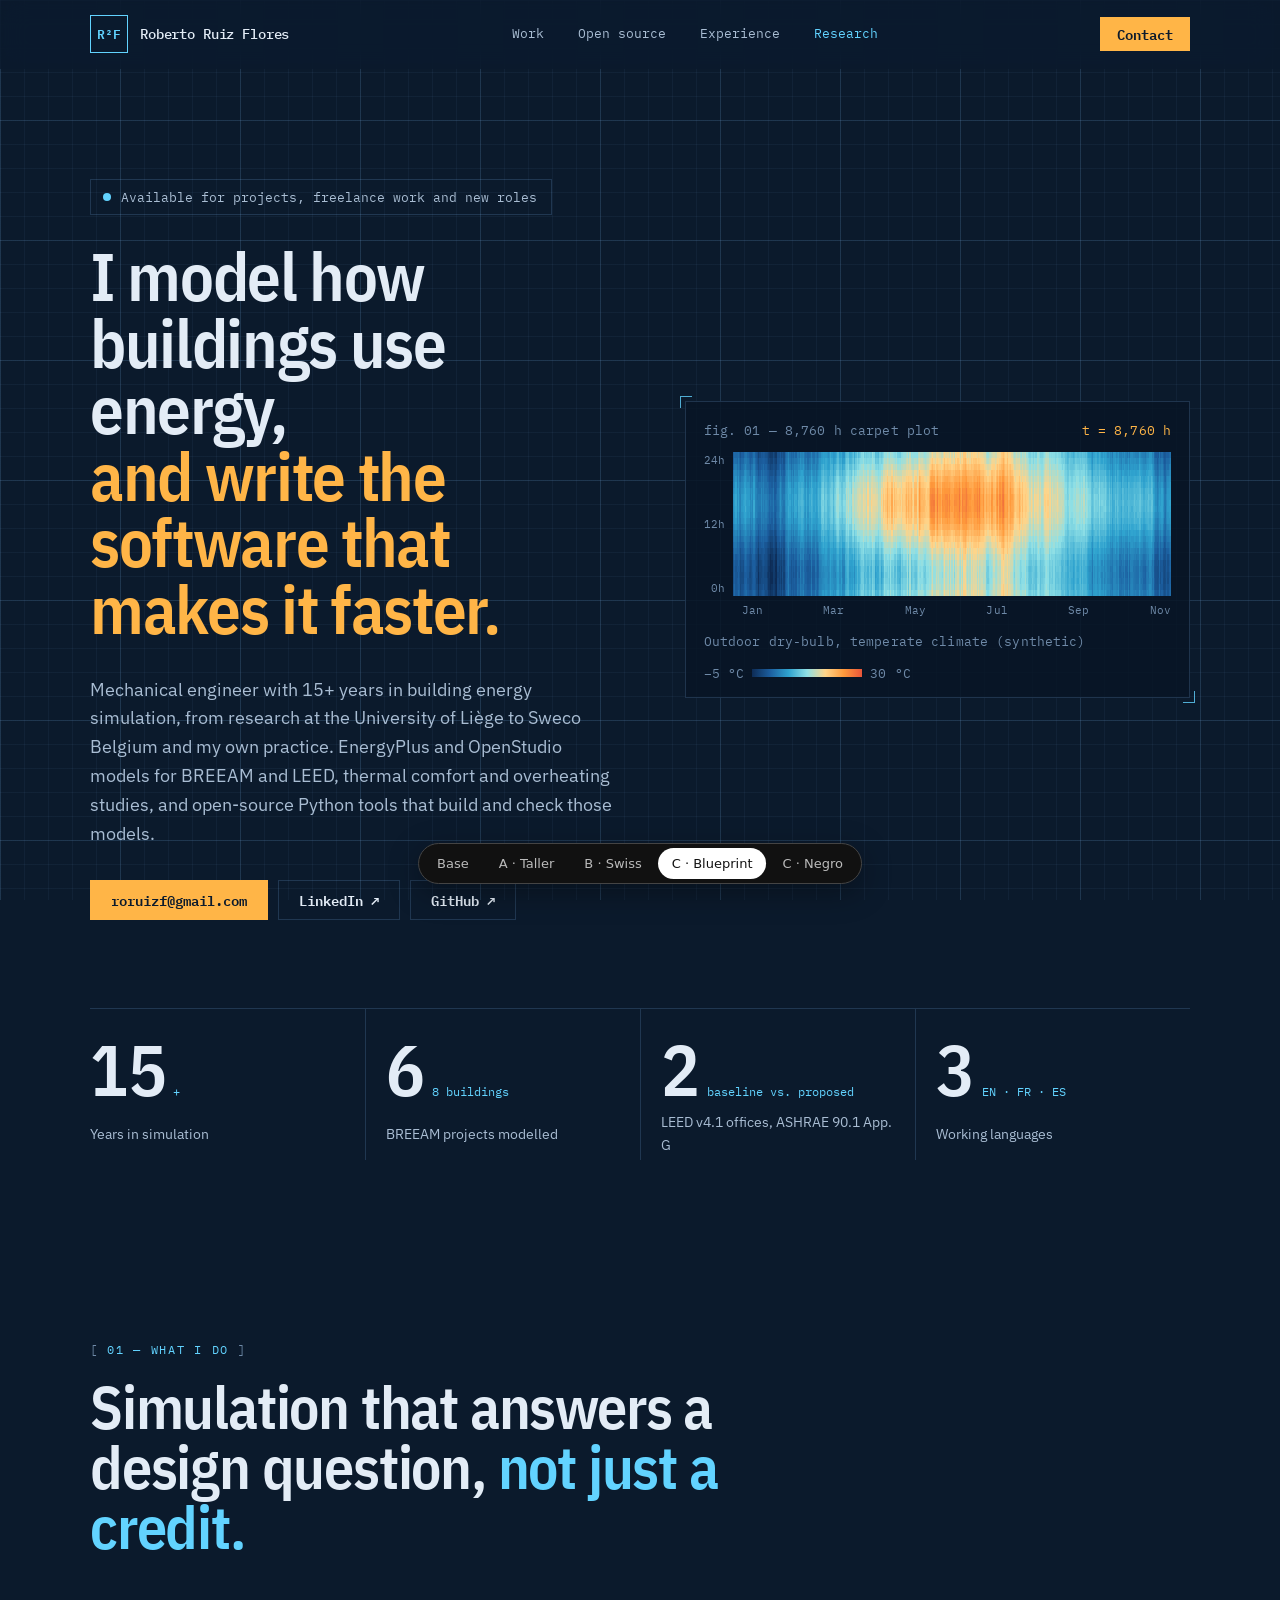
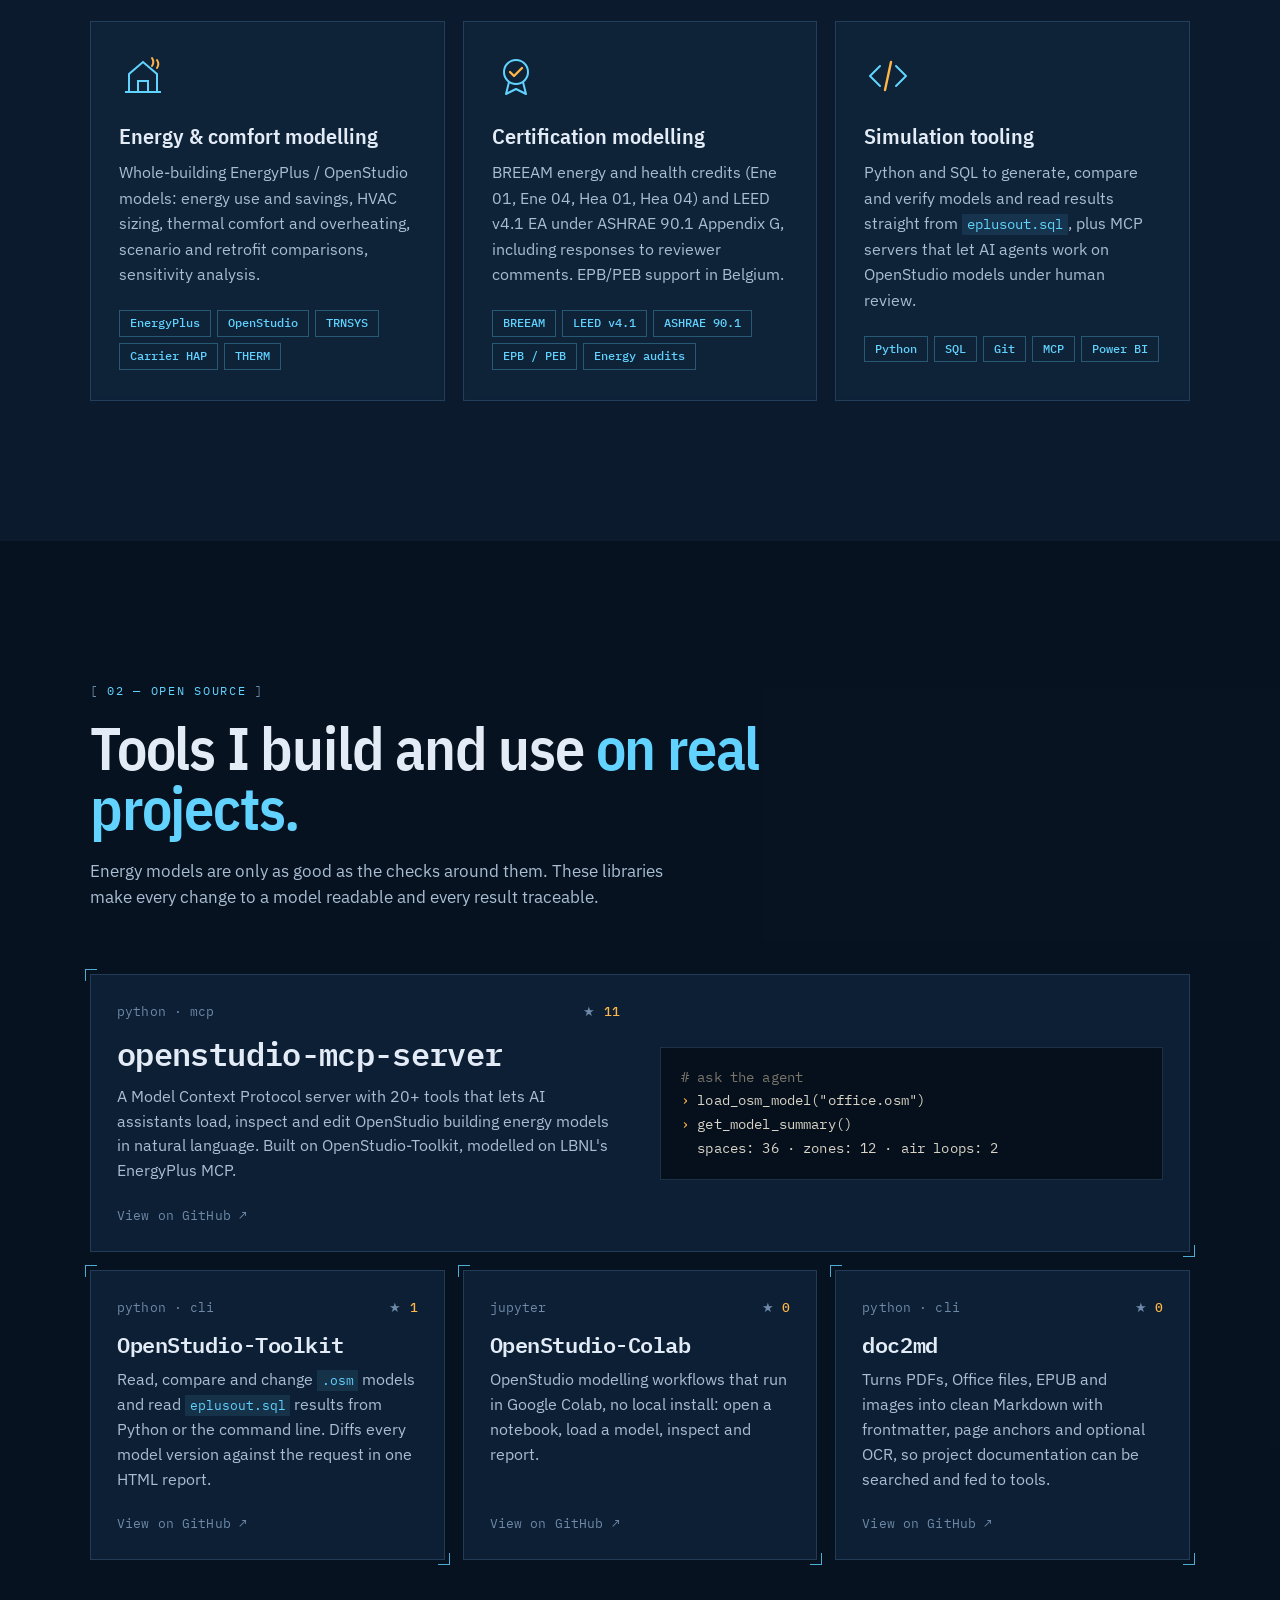
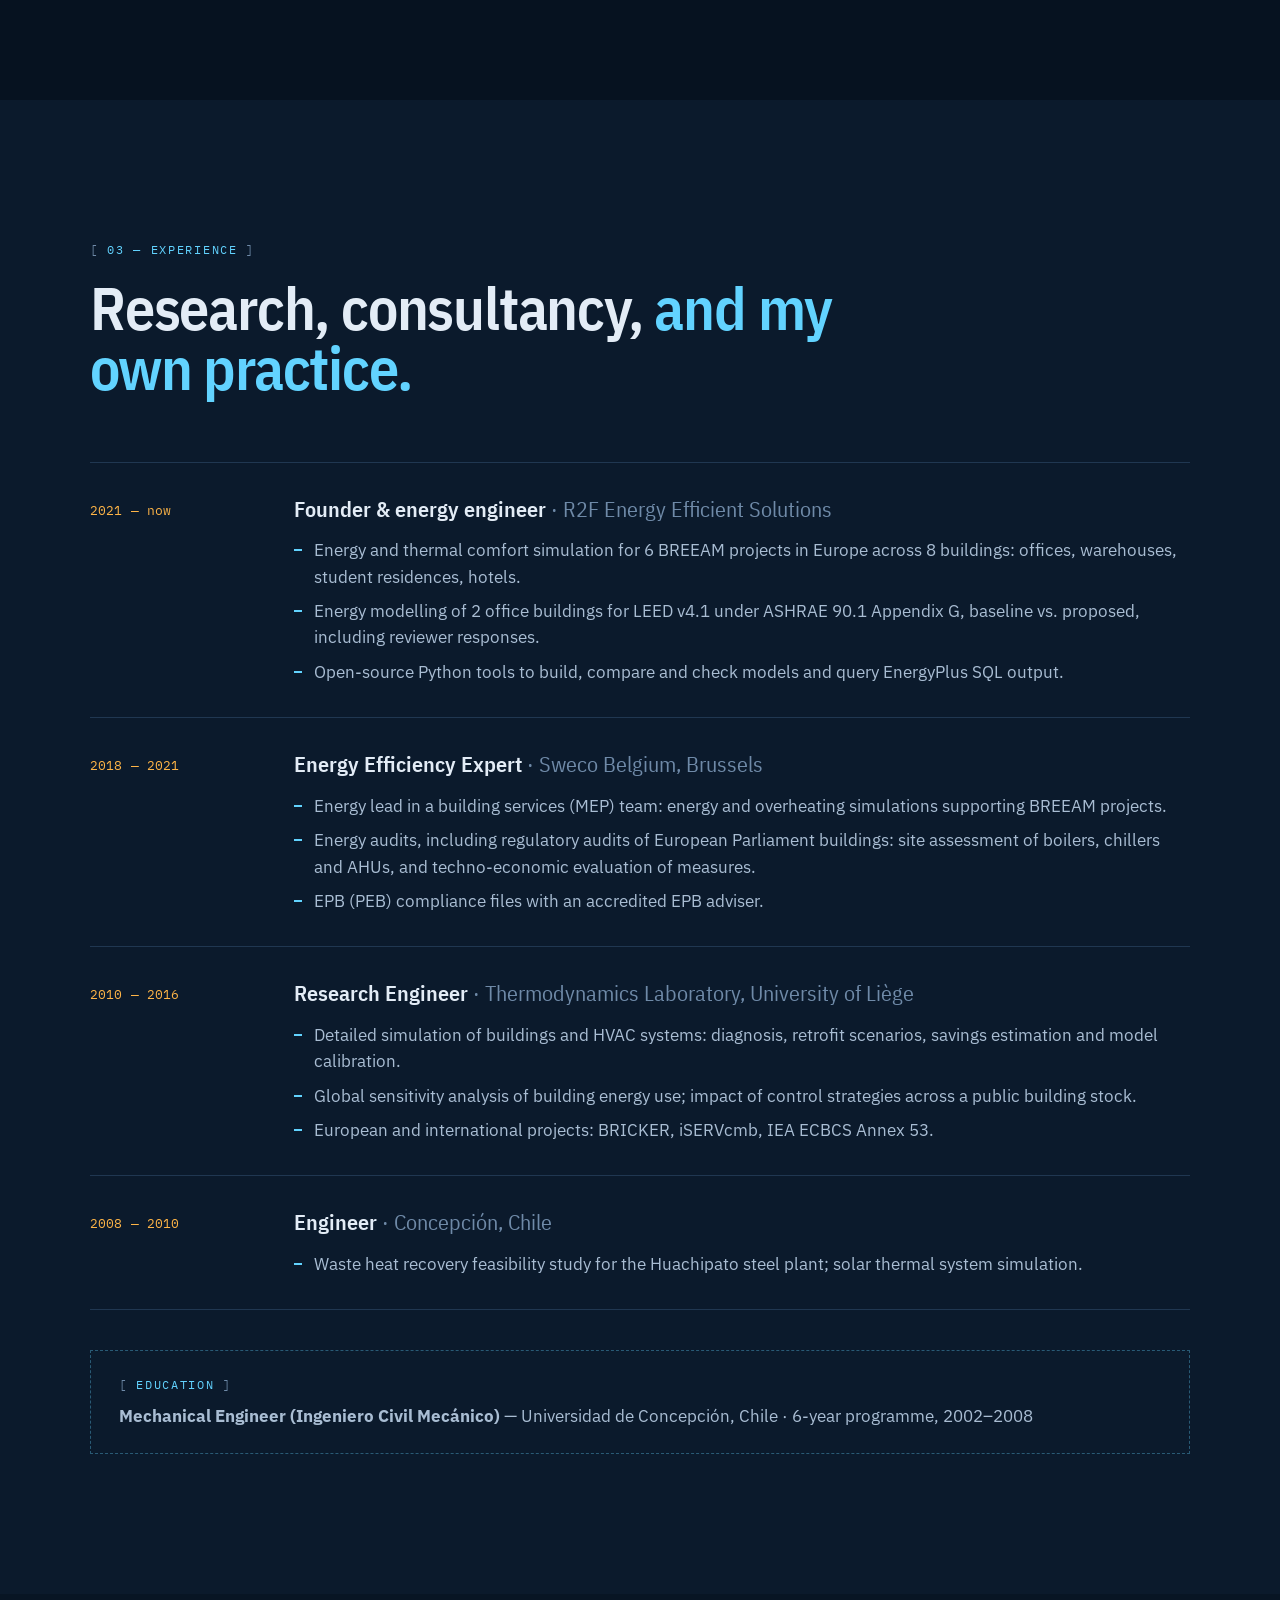
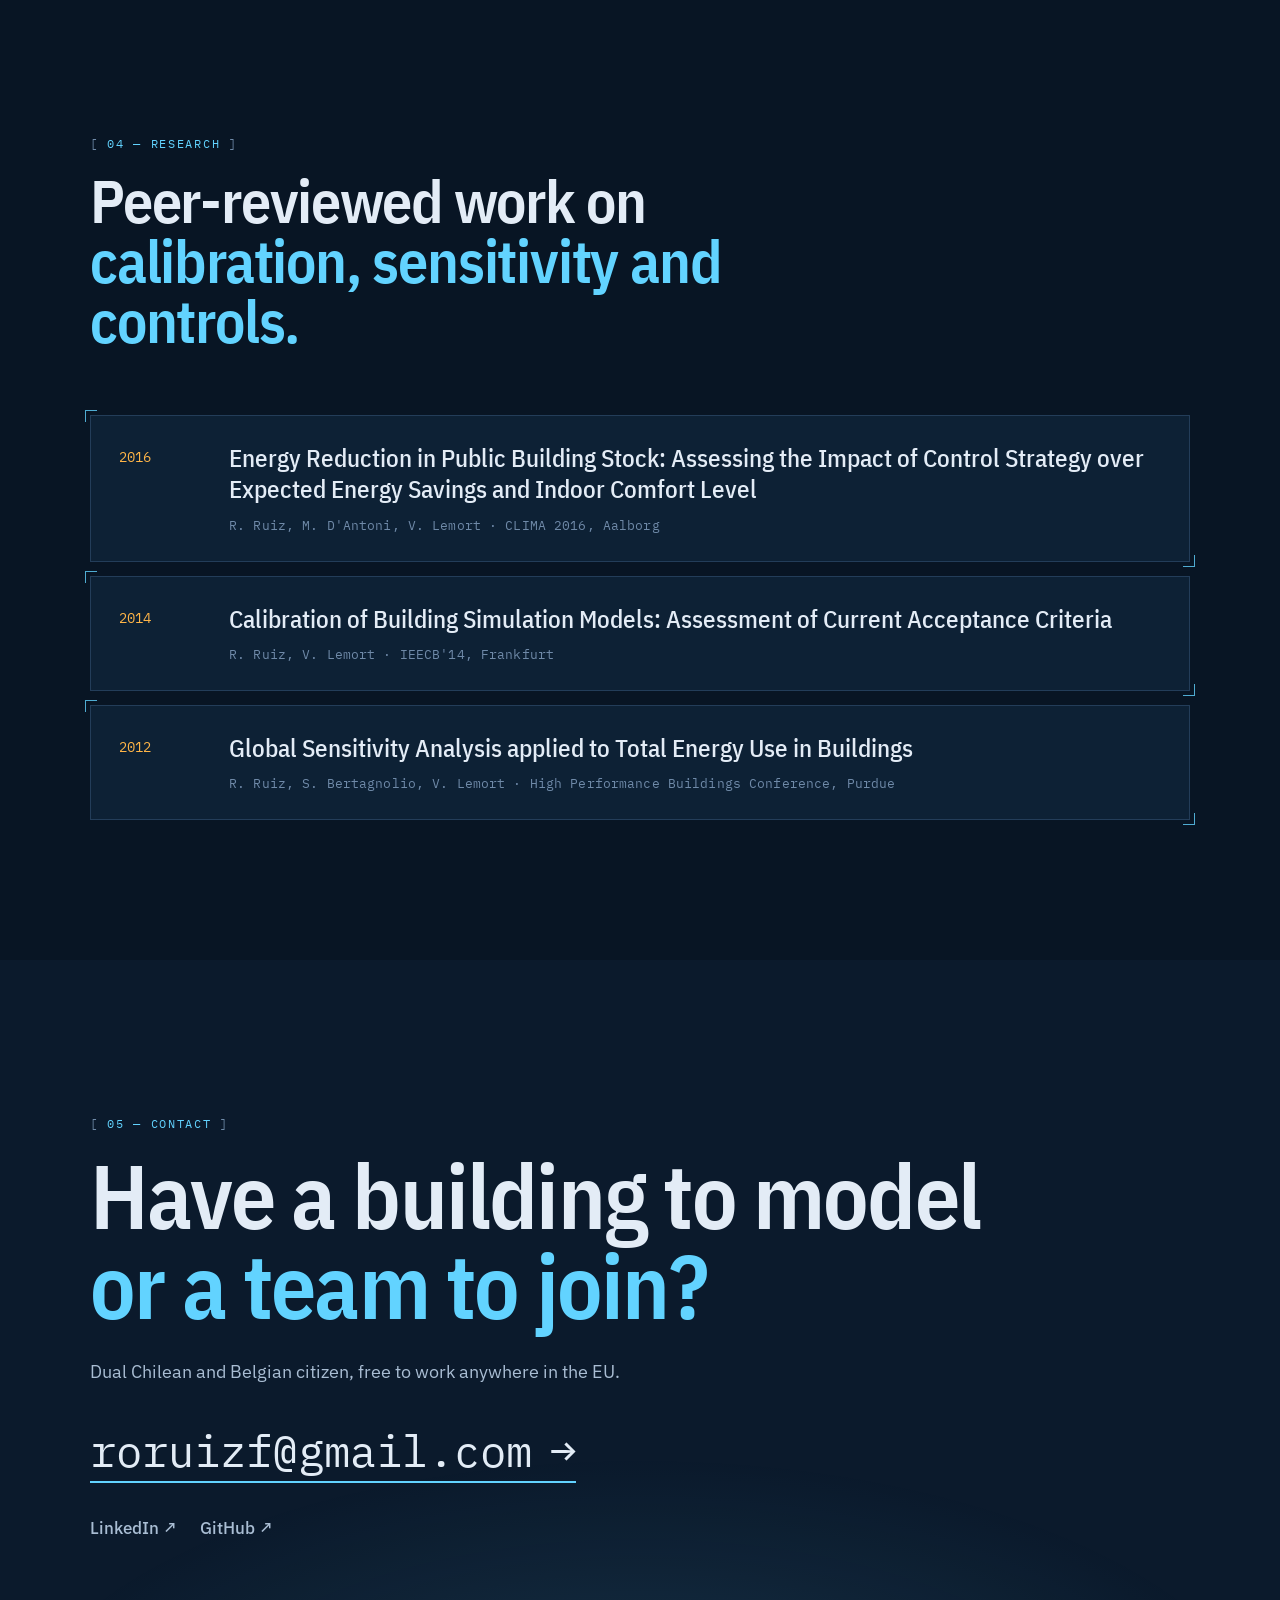
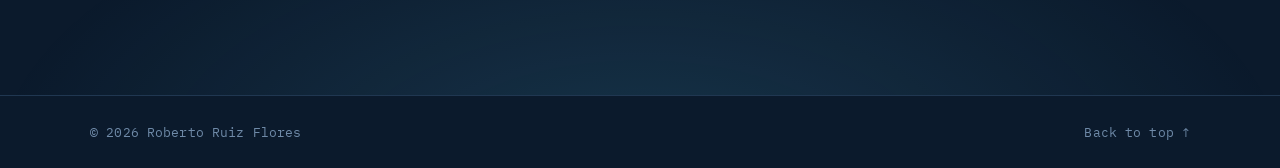
<file: variants/c/index.html>
<!doctype html>
<html lang="en">
<head>
  <meta charset="utf-8">
  <meta name="viewport" content="width=device-width, initial-scale=1">
  <title>Roberto Ruiz Flores — Building Energy Simulation Engineer</title>
  <meta name="description" content="Roberto Ruiz Flores — mechanical engineer with 15+ years in building energy simulation. EnergyPlus and OpenStudio models for BREEAM and LEED, thermal comfort and overheating studies, and open-source Python tools for simulation workflows. EU citizen.">
  <meta name="author" content="Roberto Ruiz Flores">
  <meta name="robots" content="noindex, nofollow">
  <link rel="canonical" href="https://roruizf.com/">
  <meta name="theme-color" content="#f3f0e8" media="(prefers-color-scheme: light)">
  <meta name="theme-color" content="#0f100d" media="(prefers-color-scheme: dark)">

  <meta property="og:type" content="profile">
  <meta property="og:title" content="Roberto Ruiz Flores — Building Energy Simulation Engineer">
  <meta property="og:description" content="Energy and comfort models for BREEAM and LEED, and the Python tools that make them faster to build and check.">
  <meta property="og:url" content="https://roruizf.com/">
  <meta property="og:image" content="https://roruizf.com/assets/og.png">
  <meta name="twitter:card" content="summary_large_image">

  <link rel="icon" href="../../favicon.svg" type="image/svg+xml">
  <link rel="preconnect" href="https://fonts.googleapis.com">
  <link rel="preconnect" href="https://fonts.gstatic.com" crossorigin>
  <link href="https://fonts.googleapis.com/css2?family=IBM+Plex+Sans+Condensed:wght@500;600&family=IBM+Plex+Sans:wght@400;500;600&family=IBM+Plex+Mono:wght@400;500&display=swap" rel="stylesheet">
  <link rel="stylesheet" href="../../assets/style.css">
  <link rel="stylesheet" href="style.css">
  <style>.vswitch{position:fixed;left:50%;bottom:16px;transform:translateX(-50%);z-index:999;display:flex;gap:2px;padding:4px;background:#111;border:1px solid #444;border-radius:999px;box-shadow:0 8px 30px rgba(0,0,0,.35);font:500 13px/1 system-ui,sans-serif}.vswitch a{color:#bbb;text-decoration:none;padding:9px 14px;border-radius:999px;white-space:nowrap}.vswitch a:hover{color:#fff}.vswitch a[aria-current]{background:#fff;color:#111}@media(max-width:420px){.vswitch a{padding:8px 10px}}</style>

  <script type="application/ld+json">
  {
    "@context": "https://schema.org",
    "@type": "Person",
    "name": "Roberto Ruiz Flores",
    "url": "https://roruizf.com",
    "jobTitle": "Building Energy Simulation Engineer",
    "nationality": ["Chile", "Belgium"],
    "alumniOf": [{"@type": "CollegeOrUniversity", "name": "Universidad de Concepción"}, {"@type": "CollegeOrUniversity", "name": "University of Liège"}],
    "knowsAbout": ["Building energy simulation", "EnergyPlus", "OpenStudio", "BREEAM", "LEED", "ASHRAE 90.1 Appendix G", "Thermal comfort", "Overheating analysis", "Python", "SQL"],
    "knowsLanguage": ["en", "fr", "es"],
    "sameAs": ["https://www.linkedin.com/in/roruizf/", "https://github.com/roruizf"]
  }
  </script>

  </head>
<body>
  <a class="skip" href="#main">Skip to content</a>

  <header class="nav" id="top">
    <div class="wrap nav__inner">
      <a class="brand" href="#top" aria-label="Roberto Ruiz Flores, home">
        <span class="brand__mark" aria-hidden="true">R²F</span>
        <span class="brand__name">Roberto Ruiz Flores</span>
      </a>
      <nav aria-label="Main">
        <ul class="nav__links">
          <li><a href="#work">Work</a></li>
          <li><a href="#tools">Open source</a></li>
          <li><a href="#experience">Experience</a></li>
          <li><a href="#research">Research</a></li>
        </ul>
      </nav>
      <a class="btn btn--small" href="#contact">Contact</a>
    </div>
  </header>

  <main id="main">
    <!-- HERO -->
    <section class="hero">
      <div class="wrap hero__grid">
        <div class="hero__copy">
          <p class="status reveal"><span class="status__dot" aria-hidden="true"></span>Available for projects, freelance work and new roles</p>
          <h1 class="hero__title reveal">
            I model how buildings use energy,
            <em>and write the software that makes it faster.</em>
          </h1>
          <p class="hero__lede reveal">
            Mechanical engineer with 15+ years in building energy simulation, from research at the University of Liège
            to Sweco Belgium and my own practice. EnergyPlus and OpenStudio models for BREEAM and LEED, thermal comfort
            and overheating studies, and open-source Python tools that build and check those models.
          </p>
          <div class="hero__cta reveal">
            <a class="btn" href="mailto:roruizf@gmail.com">roruizf@gmail.com</a>
            <a class="btn btn--ghost" href="https://www.linkedin.com/in/roruizf/" target="_blank" rel="noopener">LinkedIn ↗</a>
            <a class="btn btn--ghost" href="https://github.com/roruizf" target="_blank" rel="noopener">GitHub ↗</a>
          </div>
        </div>

        <figure class="plot reveal" aria-label="Animated carpet plot of hourly outdoor temperature over one year">
          <div class="plot__head">
            <span class="mono">fig. 01 — 8,760 h carpet plot</span>
            <span class="mono plot__clock" id="plotClock">t = 0 h</span>
          </div>
          <div class="plot__body">
            <div class="plot__yaxis mono" aria-hidden="true"><span>24h</span><span>12h</span><span>0h</span></div>
            <canvas id="carpet" width="730" height="240"></canvas>
            <div class="plot__tip mono" id="plotTip" hidden></div>
          </div>
          <div class="plot__xaxis mono" aria-hidden="true">
            <span>Jan</span><span>Mar</span><span>May</span><span>Jul</span><span>Sep</span><span>Nov</span>
          </div>
          <figcaption class="plot__foot">
            <span class="mono">Outdoor dry-bulb, temperate climate (synthetic)</span>
            <span class="colorbar mono" aria-hidden="true"><span>−5 °C</span><i></i><span>30 °C</span></span>
          </figcaption>
        </figure>
      </div>

      <div class="wrap">
        <dl class="stats">
          <div class="stat reveal"><dt>Years in simulation</dt><dd data-count="15">15</dd><span class="stat__unit">+</span></div>
          <div class="stat reveal"><dt>BREEAM projects modelled</dt><dd data-count="6">6</dd><span class="stat__unit">8 buildings</span></div>
          <div class="stat reveal"><dt>LEED v4.1 offices, ASHRAE 90.1 App. G</dt><dd data-count="2">2</dd><span class="stat__unit">baseline vs. proposed</span></div>
          <div class="stat reveal"><dt>Working languages</dt><dd data-count="3">3</dd><span class="stat__unit">EN · FR · ES</span></div>
        </dl>
      </div>
    </section>

    <!-- WORK -->
    <section class="section" id="work">
      <div class="wrap">
        <header class="section__head reveal">
          <p class="eyebrow mono">01 — What I do</p>
          <h2>Simulation that answers a design question, <em>not just a credit.</em></h2>
        </header>

        <div class="cards">
          <article class="card reveal">
            <div class="card__icon" aria-hidden="true">
              <svg viewBox="0 0 48 48"><path d="M6 40h36M10 40V22l14-12 14 12v18" fill="none" stroke="currentColor" stroke-width="2"/><path d="M19 40V29h10v11" fill="none" stroke="currentColor" stroke-width="2"/><path d="M33 6c2 3 2 5 0 8m5-6c2 3 2 5 0 8" fill="none" stroke="var(--heat)" stroke-width="2" stroke-linecap="round"/></svg>
            </div>
            <h3>Energy &amp; comfort modelling</h3>
            <p>Whole-building EnergyPlus / OpenStudio models: energy use and savings, HVAC sizing, thermal comfort and overheating, scenario and retrofit comparisons, sensitivity analysis.</p>
            <ul class="tags"><li>EnergyPlus</li><li>OpenStudio</li><li>TRNSYS</li><li>Carrier HAP</li><li>THERM</li></ul>
          </article>

          <article class="card reveal">
            <div class="card__icon" aria-hidden="true">
              <svg viewBox="0 0 48 48"><circle cx="24" cy="20" r="12" fill="none" stroke="currentColor" stroke-width="2"/><path d="M18 20l4 4 8-8" fill="none" stroke="var(--heat)" stroke-width="2.4" stroke-linecap="round" stroke-linejoin="round"/><path d="M17 30l-3 12 10-5 10 5-3-12" fill="none" stroke="currentColor" stroke-width="2" stroke-linejoin="round"/></svg>
            </div>
            <h3>Certification modelling</h3>
            <p>BREEAM energy and health credits (Ene 01, Ene 04, Hea 01, Hea 04) and LEED v4.1 EA under ASHRAE 90.1 Appendix G, including responses to reviewer comments. EPB/PEB support in Belgium.</p>
            <ul class="tags"><li>BREEAM</li><li>LEED v4.1</li><li>ASHRAE 90.1</li><li>EPB / PEB</li><li>Energy audits</li></ul>
          </article>

          <article class="card reveal">
            <div class="card__icon" aria-hidden="true">
              <svg viewBox="0 0 48 48"><path d="M16 14L6 24l10 10M32 14l10 10-10 10" fill="none" stroke="currentColor" stroke-width="2" stroke-linecap="round" stroke-linejoin="round"/><path d="M27 10l-6 28" stroke="var(--heat)" stroke-width="2.4" stroke-linecap="round"/></svg>
            </div>
            <h3>Simulation tooling</h3>
            <p>Python and SQL to generate, compare and verify models and read results straight from <code>eplusout.sql</code>, plus MCP servers that let AI agents work on OpenStudio models under human review.</p>
            <ul class="tags"><li>Python</li><li>SQL</li><li>Git</li><li>MCP</li><li>Power BI</li></ul>
          </article>
        </div>
      </div>
    </section>

    <!-- OPEN SOURCE -->
    <section class="section section--ink" id="tools">
      <div class="wrap">
        <header class="section__head reveal">
          <p class="eyebrow mono">02 — Open source</p>
          <h2>Tools I build and use <em>on real projects.</em></h2>
          <p class="section__lede">Energy models are only as good as the checks around them. These libraries make every change to a model readable and every result traceable.</p>
        </header>

        <div class="repos">
          <a class="repo repo--feature reveal" href="https://github.com/roruizf/openstudio-mcp-server" target="_blank" rel="noopener" data-repo="roruizf/openstudio-mcp-server">
            <div class="repo__top"><span class="mono">python · mcp</span><span class="mono repo__stars" aria-label="GitHub stars">★ <b>11</b></span></div>
            <h3>openstudio-mcp-server</h3>
            <p>A Model Context Protocol server with 20+ tools that lets AI assistants load, inspect and edit OpenStudio building energy models in natural language. Built on OpenStudio-Toolkit, modelled on LBNL's EnergyPlus MCP.</p>
            <pre class="repo__code mono" aria-hidden="true"><span class="c"># ask the agent</span>
<span class="k">›</span> load_osm_model("office.osm")
<span class="k">›</span> get_model_summary()
  spaces: 36 · zones: 12 · air loops: 2</pre>
            <span class="repo__link mono">View on GitHub ↗</span>
          </a>

          <a class="repo reveal" href="https://github.com/roruizf/OpenStudio-Toolkit" target="_blank" rel="noopener" data-repo="roruizf/OpenStudio-Toolkit">
            <div class="repo__top"><span class="mono">python · cli</span><span class="mono repo__stars">★ <b>1</b></span></div>
            <h3>OpenStudio-Toolkit</h3>
            <p>Read, compare and change <code>.osm</code> models and read <code>eplusout.sql</code> results from Python or the command line. Diffs every model version against the request in one HTML report.</p>
            <span class="repo__link mono">View on GitHub ↗</span>
          </a>

          <a class="repo reveal" href="https://github.com/roruizf/OpenStudio-Colab" target="_blank" rel="noopener" data-repo="roruizf/OpenStudio-Colab">
            <div class="repo__top"><span class="mono">jupyter</span><span class="mono repo__stars">★ <b>0</b></span></div>
            <h3>OpenStudio-Colab</h3>
            <p>OpenStudio modelling workflows that run in Google Colab, no local install: open a notebook, load a model, inspect and report.</p>
            <span class="repo__link mono">View on GitHub ↗</span>
          </a>

          <a class="repo reveal" href="https://github.com/roruizf/doc2md" target="_blank" rel="noopener" data-repo="roruizf/doc2md">
            <div class="repo__top"><span class="mono">python · cli</span><span class="mono repo__stars">★ <b>0</b></span></div>
            <h3>doc2md</h3>
            <p>Turns PDFs, Office files, EPUB and images into clean Markdown with frontmatter, page anchors and optional OCR, so project documentation can be searched and fed to tools.</p>
            <span class="repo__link mono">View on GitHub ↗</span>
          </a>
        </div>
      </div>
    </section>

    <!-- EXPERIENCE -->
    <section class="section" id="experience">
      <div class="wrap">
        <header class="section__head reveal">
          <p class="eyebrow mono">03 — Experience</p>
          <h2>Research, consultancy, <em>and my own practice.</em></h2>
        </header>

        <ol class="timeline">
          <li class="job reveal">
            <div class="job__when mono">2021 — now</div>
            <div class="job__body">
              <h3>Founder &amp; energy engineer <span>· R2F Energy Efficient Solutions</span></h3>
              <ul>
                <li>Energy and thermal comfort simulation for 6 BREEAM projects in Europe across 8 buildings: offices, warehouses, student residences, hotels.</li>
                <li>Energy modelling of 2 office buildings for LEED v4.1 under ASHRAE 90.1 Appendix G, baseline vs. proposed, including reviewer responses.</li>
                <li>Open-source Python tools to build, compare and check models and query EnergyPlus SQL output.</li>
              </ul>
            </div>
          </li>
          <li class="job reveal">
            <div class="job__when mono">2018 — 2021</div>
            <div class="job__body">
              <h3>Energy Efficiency Expert <span>· Sweco Belgium, Brussels</span></h3>
              <ul>
                <li>Energy lead in a building services (MEP) team: energy and overheating simulations supporting BREEAM projects.</li>
                <li>Energy audits, including regulatory audits of European Parliament buildings: site assessment of boilers, chillers and AHUs, and techno-economic evaluation of measures.</li>
                <li>EPB (PEB) compliance files with an accredited EPB adviser.</li>
              </ul>
            </div>
          </li>
          <li class="job reveal">
            <div class="job__when mono">2010 — 2016</div>
            <div class="job__body">
              <h3>Research Engineer <span>· Thermodynamics Laboratory, University of Liège</span></h3>
              <ul>
                <li>Detailed simulation of buildings and HVAC systems: diagnosis, retrofit scenarios, savings estimation and model calibration.</li>
                <li>Global sensitivity analysis of building energy use; impact of control strategies across a public building stock.</li>
                <li>European and international projects: BRICKER, iSERVcmb, IEA ECBCS Annex 53.</li>
              </ul>
            </div>
          </li>
          <li class="job reveal">
            <div class="job__when mono">2008 — 2010</div>
            <div class="job__body">
              <h3>Engineer <span>· Concepción, Chile</span></h3>
              <ul>
                <li>Waste heat recovery feasibility study for the Huachipato steel plant; solar thermal system simulation.</li>
              </ul>
            </div>
          </li>
        </ol>

        <div class="edu reveal">
          <p class="eyebrow mono">Education</p>
          <p><strong>Mechanical Engineer (Ingeniero Civil Mecánico)</strong> — Universidad de Concepción, Chile · 6-year programme, 2002–2008</p>
        </div>
      </div>
    </section>

    <!-- RESEARCH -->
    <section class="section section--alt" id="research">
      <div class="wrap">
        <header class="section__head reveal">
          <p class="eyebrow mono">04 — Research</p>
          <h2>Peer-reviewed work on <em>calibration, sensitivity and controls.</em></h2>
        </header>
        <ol class="pubs">
          <li class="pub reveal">
            <span class="pub__year mono">2016</span>
            <div>
              <h3>Energy Reduction in Public Building Stock: Assessing the Impact of Control Strategy over Expected Energy Savings and Indoor Comfort Level</h3>
              <p class="mono">R. Ruiz, M. D'Antoni, V. Lemort · CLIMA 2016, Aalborg</p>
            </div>
          </li>
          <li class="pub reveal">
            <span class="pub__year mono">2014</span>
            <div>
              <h3>Calibration of Building Simulation Models: Assessment of Current Acceptance Criteria</h3>
              <p class="mono">R. Ruiz, V. Lemort · IEECB'14, Frankfurt</p>
            </div>
          </li>
          <li class="pub reveal">
            <span class="pub__year mono">2012</span>
            <div>
              <h3>Global Sensitivity Analysis applied to Total Energy Use in Buildings</h3>
              <p class="mono">R. Ruiz, S. Bertagnolio, V. Lemort · High Performance Buildings Conference, Purdue</p>
            </div>
          </li>
        </ol>
      </div>
    </section>

    <!-- CONTACT -->
    <section class="contact" id="contact">
      <div class="wrap">
        <p class="eyebrow mono reveal">05 — Contact</p>
        <h2 class="contact__title reveal">Have a building to model<br><em>or a team to join?</em></h2>
        <p class="contact__lede reveal">Dual Chilean and Belgian citizen, free to work anywhere in the EU.</p>
        <a class="contact__mail reveal" href="mailto:roruizf@gmail.com">roruizf@gmail.com <span aria-hidden="true">→</span></a>
        <ul class="contact__links reveal">
          <li><a href="https://www.linkedin.com/in/roruizf/" target="_blank" rel="noopener">LinkedIn ↗</a></li>
          <li><a href="https://github.com/roruizf" target="_blank" rel="noopener">GitHub ↗</a></li>
        </ul>
      </div>
    </section>
  </main>

  <footer class="foot">
    <div class="wrap foot__inner mono">
      <span>© <span id="year">2026</span> Roberto Ruiz Flores</span>
      <a href="#top">Back to top ↑</a>
    </div>
  </footer>

  <script src="../../assets/main.js" defer></script>
<nav class="vswitch" aria-label="Design variants"><a href="../../index.html">Base</a><a href="../../variants/a/">A · Taller</a><a href="../../variants/b/">B · Swiss</a><a href="../../variants/c/" aria-current=page>C · Blueprint</a><a href="../../variants/c-negro/">C · Negro</a></nav>
</body>
</html>
</file>
<file: assets/style.css>
/* roruizf.com — 2026 redesign
   Concept: an engineer's notebook. Warm paper, ink, and a thermal palette
   borrowed from the carpet plots used to read 8,760-hour simulation results. */

:root {
  --paper: #f3f0e8;
  --paper-2: #ebe7dc;
  --card: #fbfaf6;
  --ink: #15140f;
  --ink-2: #4a473e;
  --ink-3: #7a766a;
  --line: rgba(21, 20, 15, .12);
  --heat: #e4572e;
  --cold: #2b59c3;
  --ok: #2f9e6b;
  --thermal: linear-gradient(90deg, #1d3c8f, #2b7bc3, #44b4a6, #f2c14e, #ec7a2c, #c8302a);

  --serif: "Instrument Serif", ui-serif, Georgia, serif;
  --sans: "Inter Tight", ui-sans-serif, system-ui, -apple-system, "Segoe UI", sans-serif;
  --mono: "JetBrains Mono", ui-monospace, SFMono-Regular, Menlo, monospace;

  --radius: 14px;
  --wrap: 1180px;
  --gutter: clamp(16px, 4vw, 40px);
  color-scheme: light;
}

@media (prefers-color-scheme: dark) {
  :root {
    --paper: #0f100d;
    --paper-2: #16170f;
    --card: #191a14;
    --ink: #eeeadf;
    --ink-2: #b9b4a6;
    --ink-3: #85806f;
    --line: rgba(238, 234, 223, .12);
    --heat: #ff7a4d;
    --cold: #6f9bff;
    color-scheme: dark;
  }
}

*, *::before, *::after { box-sizing: border-box; }
html { scroll-behavior: smooth; -webkit-text-size-adjust: 100%; }
body {
  margin: 0;
  background: var(--paper);
  color: var(--ink);
  font: 400 17px/1.6 var(--sans);
  -webkit-font-smoothing: antialiased;
  text-rendering: optimizeLegibility;
  overflow-x: hidden;
}
/* faint engineering grid */
body::before {
  content: "";
  position: fixed; inset: 0;
  pointer-events: none;
  background-image:
    linear-gradient(var(--line) 1px, transparent 1px),
    linear-gradient(90deg, var(--line) 1px, transparent 1px);
  background-size: 48px 48px;
  opacity: .35;
  mask-image: radial-gradient(ellipse at 50% 0%, #000 0%, transparent 70%);
  z-index: -1;
}

img, svg, canvas { display: block; max-width: 100%; }
a { color: inherit; }
code { font-family: var(--mono); font-size: .86em; padding: .1em .35em; border-radius: 5px; background: var(--paper-2); }
h1, h2, h3 { margin: 0; font-weight: 400; }
em { font-style: italic; }
.mono { font-family: var(--mono); font-size: 12.5px; letter-spacing: .01em; }
.wrap { width: 100%; max-width: var(--wrap); margin: 0 auto; padding: 0 var(--gutter); }

.skip { position: absolute; left: -999px; top: 8px; background: var(--ink); color: var(--paper); padding: 8px 14px; border-radius: 8px; z-index: 100; }
.skip:focus { left: 8px; }
:focus-visible { outline: 2px solid var(--heat); outline-offset: 3px; border-radius: 6px; }

/* ---------- Buttons ---------- */
.btn {
  display: inline-flex; align-items: center; gap: .5em;
  padding: 12px 20px;
  border-radius: 999px;
  background: var(--ink); color: var(--paper);
  font: 500 15px/1 var(--sans);
  text-decoration: none;
  border: 1px solid var(--ink);
  transition: transform .2s ease, background .2s ease, color .2s ease;
}
.btn:hover { transform: translateY(-2px); }
.btn--ghost { background: transparent; color: var(--ink); border-color: var(--line); }
.btn--ghost:hover { border-color: var(--ink); }
.btn--small { padding: 9px 16px; font-size: 14px; }

/* ---------- Nav ---------- */
.nav {
  position: sticky; top: 0; z-index: 50;
  backdrop-filter: saturate(1.4) blur(14px);
  -webkit-backdrop-filter: saturate(1.4) blur(14px);
  background: color-mix(in srgb, var(--paper) 78%, transparent);
  border-bottom: 1px solid transparent;
  transition: border-color .3s ease;
}
.nav.is-scrolled { border-bottom-color: var(--line); }
.nav__inner { display: flex; align-items: center; justify-content: space-between; gap: 24px; height: 68px; }
.brand { display: flex; align-items: center; gap: 12px; text-decoration: none; }
.brand__mark {
  display: grid; place-items: center;
  width: 38px; height: 38px; border-radius: 10px;
  background: var(--ink); color: var(--paper);
  font: 600 13px/1 var(--mono);
}
.brand__name { font-weight: 600; letter-spacing: -.01em; }
.nav__links { display: flex; gap: 6px; list-style: none; margin: 0; padding: 0; }
.nav__links a {
  display: block; padding: 8px 14px; border-radius: 999px;
  text-decoration: none; color: var(--ink-2); font-size: 15px;
  transition: color .2s, background .2s;
}
.nav__links a:hover, .nav__links a.is-active { color: var(--ink); background: var(--paper-2); }
@media (max-width: 860px) { .nav__links { display: none; } }
@media (max-width: 420px) { .brand__name { display: none; } }

/* ---------- Hero ---------- */
.hero { padding: clamp(48px, 9vw, 110px) 0 40px; }
.hero__grid { display: grid; grid-template-columns: 1.05fr 1fr; gap: clamp(32px, 5vw, 72px); align-items: center; }
@media (max-width: 980px) { .hero__grid { grid-template-columns: 1fr; } }

.status {
  display: inline-flex; align-items: center; gap: 10px;
  margin: 0 0 28px;
  padding: 7px 14px 7px 12px;
  border: 1px solid var(--line); border-radius: 999px;
  background: var(--card);
  font-size: 14px; color: var(--ink-2);
}
.status__dot { width: 8px; height: 8px; border-radius: 50%; background: var(--ok); box-shadow: 0 0 0 0 rgba(47,158,107,.5); animation: pulse 2.4s infinite; }
@keyframes pulse { 70% { box-shadow: 0 0 0 9px rgba(47,158,107,0); } 100% { box-shadow: 0 0 0 0 rgba(47,158,107,0); } }

.hero__title {
  font-family: var(--serif);
  font-size: clamp(40px, 5.2vw, 70px);
  line-height: .98;
  letter-spacing: -.02em;
}
.hero__title em {
  display: block;
  background: var(--thermal);
  -webkit-background-clip: text; background-clip: text;
  color: transparent;
  padding-bottom: .08em;
}
.hero__lede { margin: 28px 0 0; max-width: 56ch; color: var(--ink-2); font-size: 18px; }
.hero__cta { display: flex; flex-wrap: wrap; gap: 10px; margin-top: 32px; }

/* ---------- Carpet plot figure ---------- */
.plot {
  margin: 0;
  padding: 18px 18px 14px;
  border: 1px solid var(--line);
  border-radius: calc(var(--radius) + 4px);
  background: var(--card);
  box-shadow: 0 1px 0 var(--line), 0 30px 60px -30px rgba(0,0,0,.25);
}
.plot__head, .plot__foot { display: flex; justify-content: space-between; align-items: center; gap: 12px; color: var(--ink-3); flex-wrap: wrap; }
.plot__head { margin-bottom: 12px; }
.plot__clock { color: var(--ink); font-variant-numeric: tabular-nums; }
.plot__body { position: relative; display: grid; grid-template-columns: auto 1fr; gap: 8px; }
.plot__yaxis { display: flex; flex-direction: column; justify-content: space-between; color: var(--ink-3); font-size: 10.5px; text-align: right; }
#carpet { width: 100%; height: auto; aspect-ratio: 730 / 240; border-radius: 6px; background: var(--paper-2); cursor: crosshair; image-rendering: pixelated; }
.plot__xaxis { display: flex; justify-content: space-between; margin: 6px 0 12px 38px; color: var(--ink-3); font-size: 10.5px; }
.plot__tip {
  position: absolute; pointer-events: none;
  padding: 6px 9px; border-radius: 8px;
  background: var(--ink); color: var(--paper);
  font-size: 11.5px; white-space: nowrap;
  transform: translate(-50%, calc(-100% - 10px));
}
.colorbar { display: inline-flex; align-items: center; gap: 8px; }
.colorbar i { width: 110px; height: 8px; border-radius: 4px; background: var(--thermal); }

/* ---------- Stats ---------- */
.stats {
  display: grid; grid-template-columns: repeat(4, 1fr);
  margin: clamp(48px, 7vw, 88px) 0 0;
  border-top: 1px solid var(--line);
}
.stat { padding: 24px 20px 4px 0; display: grid; grid-template-columns: auto 1fr; align-items: baseline; column-gap: 8px; }
.stat + .stat { padding-left: 20px; border-left: 1px solid var(--line); }
.stat dt { grid-column: 1 / -1; order: 3; color: var(--ink-2); font-size: 14px; margin-top: 6px; }
.stat dd { margin: 0; font: 400 clamp(48px, 6vw, 72px)/1 var(--serif); letter-spacing: -.02em; font-variant-numeric: tabular-nums; }
.stat__unit { font-family: var(--mono); font-size: 12px; color: var(--ink-3); }
@media (max-width: 820px) {
  .stats { grid-template-columns: 1fr 1fr; }
  .stat:nth-child(3) { padding-left: 0; border-left: 0; }
  .stat:nth-child(n+3) { border-top: 1px solid var(--line); }
}

/* ---------- Sections ---------- */
.section { padding: clamp(72px, 11vw, 140px) 0; }
.section--alt { background: var(--paper-2); }
.section--ink { background: #12130f; color: #eeeadf; --line: rgba(238,234,223,.13); --ink-2: #b9b4a6; --ink-3: #85806f; --card: #1a1b15; --paper-2: #23241c; }
.section__head { max-width: 760px; margin-bottom: clamp(40px, 6vw, 64px); }
.eyebrow { margin: 0 0 18px; color: var(--heat); text-transform: uppercase; letter-spacing: .12em; font-size: 12px; }
.section h2, .contact__title {
  font-family: var(--serif);
  font-size: clamp(36px, 4.8vw, 60px);
  line-height: 1.02;
  letter-spacing: -.015em;
}
.section h2 em, .contact__title em { color: var(--ink-3); }
.section__lede { margin: 20px 0 0; color: var(--ink-2); max-width: 60ch; }

/* ---------- Cards ---------- */
.cards { display: grid; grid-template-columns: repeat(3, 1fr); gap: 18px; }
@media (max-width: 900px) { .cards { grid-template-columns: 1fr; } }
.card {
  position: relative;
  padding: 30px 28px;
  border: 1px solid var(--line);
  border-radius: var(--radius);
  background: var(--card);
  overflow: hidden;
  transition: transform .3s ease, border-color .3s ease;
}
.card::after {
  content: ""; position: absolute; left: 0; right: 0; top: 0; height: 3px;
  background: var(--thermal);
  transform: scaleX(0); transform-origin: left;
  transition: transform .5s cubic-bezier(.2,.8,.2,1);
}
.card:hover { transform: translateY(-4px); border-color: color-mix(in srgb, var(--ink) 25%, transparent); }
.card:hover::after { transform: scaleX(1); }
.card__icon { width: 48px; height: 48px; margin-bottom: 22px; color: var(--ink); }
.card h3 { font: 600 21px/1.25 var(--sans); letter-spacing: -.01em; margin-bottom: 10px; }
.card p { margin: 0; color: var(--ink-2); font-size: 16px; }
.tags { display: flex; flex-wrap: wrap; gap: 6px; list-style: none; padding: 0; margin: 22px 0 0; }
.tags li { padding: 4px 10px; border-radius: 999px; border: 1px solid var(--line); font: 500 12px/1.4 var(--mono); color: var(--ink-2); }

/* ---------- Repos ---------- */
.repos { display: grid; grid-template-columns: repeat(3, 1fr); gap: 18px; }
.repo.repo--feature { grid-column: 1 / -1; display: grid; grid-template-columns: 1fr 1fr; column-gap: 40px; align-items: start; }
.repo--feature .repo__top, .repo--feature h3, .repo--feature p, .repo--feature .repo__link { grid-column: 1; }
.repo--feature .repo__code { grid-column: 2; grid-row: 1 / span 4; margin: 0; align-self: center; font-size: 14px; }
@media (max-width: 900px) {
  .repos { grid-template-columns: 1fr; }
  .repo.repo--feature { display: flex; }
  .repo--feature .repo__code { margin-top: 24px; }
}
.repo {
  display: flex; flex-direction: column;
  padding: 26px;
  border: 1px solid var(--line);
  border-radius: var(--radius);
  background: var(--card);
  text-decoration: none;
  transition: transform .3s ease, border-color .3s ease, background .3s ease;
}
.repo:hover { transform: translateY(-3px); border-color: rgba(238,234,223,.35); }
.repo__top { display: flex; justify-content: space-between; color: var(--ink-3); margin-bottom: 14px; }
.repo__stars b { color: #f2c14e; font-weight: 500; }
.repo h3 { font: 600 22px/1.2 var(--mono); letter-spacing: -.02em; margin-bottom: 10px; }
.repo--feature h3 { font-size: clamp(24px, 2.6vw, 32px); }
.repo p { margin: 0; color: var(--ink-2); font-size: 15.5px; }
.repo code { background: var(--paper-2); }
.repo__code {
  margin: 24px 0 0; padding: 18px 20px;
  border-radius: 10px; background: #0b0c09; color: #d9d4c6;
  font-size: 13px; line-height: 1.7; overflow-x: auto;
  border: 1px solid rgba(238,234,223,.08);
}
.repo__code .c { color: #7a766a; }
.repo__code .k { color: #ec7a2c; }
.repo__link { margin-top: auto; padding-top: 22px; color: var(--ink-3); transition: color .2s; }
.repo:hover .repo__link { color: #eeeadf; }

/* ---------- Timeline ---------- */
.timeline { list-style: none; margin: 0; padding: 0; border-top: 1px solid var(--line); }
.job { display: grid; grid-template-columns: 180px 1fr; gap: 24px; padding: 32px 0; border-bottom: 1px solid var(--line); }
@media (max-width: 700px) { .job { grid-template-columns: 1fr; gap: 8px; } }
.job__when { color: var(--ink-3); padding-top: 6px; font-size: 13px; }
.job h3 { font: 600 22px/1.3 var(--sans); letter-spacing: -.01em; }
.job h3 span { font-weight: 400; color: var(--ink-3); }
.job ul { margin: 14px 0 0; padding: 0; list-style: none; display: grid; gap: 8px; }
.job li { position: relative; padding-left: 20px; color: var(--ink-2); }
.job li::before { content: ""; position: absolute; left: 0; top: .72em; width: 8px; height: 2px; background: var(--heat); }
.edu { margin-top: 40px; padding: 24px 28px; border: 1px dashed var(--line); border-radius: var(--radius); }
.edu .eyebrow { margin-bottom: 8px; }
.edu p:last-child { margin: 0; color: var(--ink-2); }

/* ---------- Publications ---------- */
.pubs { list-style: none; margin: 0; padding: 0; display: grid; gap: 14px; }
.pub {
  display: grid; grid-template-columns: 90px 1fr; gap: 20px; align-items: start;
  padding: 26px 28px; border-radius: var(--radius);
  background: var(--card); border: 1px solid var(--line);
}
@media (max-width: 600px) { .pub { grid-template-columns: 1fr; gap: 6px; } }
.pub__year { font-size: 14px; color: var(--heat); padding-top: 4px; }
.pub h3 { font: 400 clamp(20px, 2.1vw, 25px)/1.25 var(--serif); }
.pub p { margin: 10px 0 0; color: var(--ink-3); }

/* ---------- Contact ---------- */
.contact { padding: clamp(80px, 12vw, 160px) 0; text-align: left; position: relative; overflow: hidden; }
.contact::before {
  content: ""; position: absolute; left: -10%; right: -10%; bottom: -60%; height: 100%;
  background: radial-gradient(ellipse at center, color-mix(in srgb, var(--heat) 22%, transparent), transparent 60%);
  z-index: -1;
}
.contact__title { font-size: clamp(44px, 7vw, 96px); line-height: .98; }
.contact__lede { margin: 28px 0 0; max-width: 58ch; color: var(--ink-2); font-size: 18px; }
.contact__mail {
  display: inline-flex; align-items: center; gap: .4em;
  margin-top: 40px;
  font: 400 clamp(28px, 4.6vw, 56px)/1.1 var(--serif);
  text-decoration: none;
  border-bottom: 2px solid var(--ink);
  padding-bottom: 6px;
  word-break: break-all;
  transition: color .2s, border-color .2s;
}
.contact__mail span { transition: transform .25s ease; }
.contact__mail:hover { color: var(--heat); border-color: var(--heat); }
.contact__mail:hover span { transform: translateX(8px); }
.contact__links { display: flex; gap: 22px; list-style: none; padding: 0; margin: 32px 0 0; }
.contact__links a { color: var(--ink-2); text-decoration: none; font-weight: 500; }
.contact__links a:hover { color: var(--ink); }

/* ---------- Footer ---------- */
.foot { border-top: 1px solid var(--line); padding: 26px 0; color: var(--ink-3); }
.foot__inner { display: flex; justify-content: space-between; gap: 16px; flex-wrap: wrap; }
.foot a { text-decoration: none; }
.foot a:hover { color: var(--ink); }

/* ---------- Reveal on scroll ---------- */
.js .reveal { opacity: 0; transform: translateY(18px); transition: opacity .8s cubic-bezier(.2,.8,.2,1), transform .8s cubic-bezier(.2,.8,.2,1); }
.js .reveal.is-in { opacity: 1; transform: none; }

@media (prefers-reduced-motion: reduce) {
  html { scroll-behavior: auto; }
  *, *::before, *::after { animation: none !important; transition: none !important; }
  .js .reveal { opacity: 1; transform: none; }
}


/* =====================================================================
   Theme — "Blueprint" (chosen 2026-11-20). Overrides the base tokens above.
   ===================================================================== */
/* Variant C — "Blueprint": an engineering drawing on screen.
   Deep blueprint navy, cyan linework, amber highlights, IBM Plex (Sans Condensed / Sans / Mono), crop marks. */
:root, :root:not([data-theme]) {
  --paper: #0b1a2c;
  --paper-2: #0f2238;
  --card: rgba(16, 38, 62, .72);
  --ink: #e3ecf6;
  --ink-2: #a9bdd3;
  --ink-3: #6f8aa8;
  --line: rgba(120, 175, 230, .2);
  --heat: #ffb547;
  --cyan: #62d3ff;
  --ok: #62d3ff;
  --thermal: linear-gradient(90deg, #0d2b55, #1c5fa0, #2fa3cf, #8fe0e6, #ffd58a, #ff9a3c, #e8553a);
  --carpet: "13 43 85, 28 95 160, 47 163 207, 143 224 230, 255 213 138, 255 154 60, 232 85 58";
  --serif: "IBM Plex Sans Condensed", "IBM Plex Sans", sans-serif;
  --sans: "IBM Plex Sans", system-ui, sans-serif;
  --mono: "IBM Plex Mono", ui-monospace, monospace;
  --radius: 0px;
  color-scheme: dark;
}
body { font-size: 16.5px; }
/* blueprint grid: minor 24px, major 120px */
body::before {
  background-image:
    linear-gradient(rgba(120,175,230,.14) 1px, transparent 1px),
    linear-gradient(90deg, rgba(120,175,230,.14) 1px, transparent 1px),
    linear-gradient(rgba(120,175,230,.06) 1px, transparent 1px),
    linear-gradient(90deg, rgba(120,175,230,.06) 1px, transparent 1px);
  background-size: 120px 120px, 120px 120px, 24px 24px, 24px 24px;
  opacity: 1;
  mask-image: none;
}

.hero__title, .section h2, .contact__title { font-family: var(--serif); font-weight: 600; letter-spacing: -.02em; line-height: 1; text-transform: none; }
.hero__title em, .section h2 em, .contact__title em { font-style: normal; }
.hero__title em { background: none; color: var(--heat); -webkit-background-clip: initial; background-clip: initial; }
.section h2 em, .contact__title em { color: var(--cyan); }
.eyebrow { color: var(--cyan); letter-spacing: .14em; }
.eyebrow::before { content: "[ "; color: var(--ink-3); }
.eyebrow::after { content: " ]"; color: var(--ink-3); }

.btn { border-radius: 0; background: var(--heat); border-color: var(--heat); color: #0b1a2c; font-weight: 600; font-family: var(--mono); font-size: 14px; }
.btn:hover { transform: none; background: #ffc871; }
.btn--ghost { background: transparent; color: var(--ink); border-color: var(--line); }
.btn--ghost:hover { border-color: var(--cyan); color: var(--cyan); background: transparent; }

.nav { background: rgba(11, 26, 44, .82); }
.brand__mark { border-radius: 0; background: transparent; color: var(--cyan); border: 1px solid var(--cyan); }
.brand__name { font-family: var(--mono); font-weight: 500; font-size: 14px; }
.nav__links a { border-radius: 0; font-family: var(--mono); font-size: 13px; }
.nav__links a:hover, .nav__links a.is-active { background: transparent; color: var(--cyan); }

.status { border-radius: 0; background: transparent; font-family: var(--mono); font-size: 12.5px; border-color: var(--line); }
.status__dot { background: var(--cyan); box-shadow: none; }

/* crop marks on boxed elements */
.plot, .card, .repo, .pub, .edu { position: relative; border-radius: 0; box-shadow: none; }
.plot::before, .card::before, .repo::before, .pub::before {
  content: ""; position: absolute; inset: -6px; pointer-events: none;
  background:
    linear-gradient(var(--cyan), var(--cyan)) top left / 12px 1px no-repeat,
    linear-gradient(var(--cyan), var(--cyan)) top left / 1px 12px no-repeat,
    linear-gradient(var(--cyan), var(--cyan)) bottom right / 12px 1px no-repeat,
    linear-gradient(var(--cyan), var(--cyan)) bottom right / 1px 12px no-repeat;
  opacity: .8;
}
.plot { background: rgba(9, 22, 38, .85); }
#carpet { border-radius: 0; }
.colorbar i { border-radius: 0; }
.plot__clock { color: var(--heat); }

.stats { border-top-color: var(--line); }
.stat dd { font-family: var(--serif); font-weight: 600; color: var(--ink); }
.stat__unit { color: var(--cyan); }

.card { background: var(--card); backdrop-filter: blur(2px); }
.card::after { background: var(--heat); height: 2px; }
.card:hover { transform: none; border-color: rgba(98, 211, 255, .5); }
.card__icon { color: var(--cyan); }
.card h3, .job h3 { font-family: var(--serif); font-weight: 600; font-size: 22px; letter-spacing: 0; }
.tags li { border-radius: 0; color: var(--cyan); border-color: rgba(98,211,255,.3); }
code { border-radius: 0; background: rgba(98,211,255,.1); color: var(--cyan); }

.section--ink { background: rgba(6, 16, 28, .75); color: var(--ink);
  --line: rgba(120,175,230,.2); --ink-2: #a9bdd3; --ink-3: #6f8aa8; --card: rgba(16,38,62,.72); --paper-2: rgba(98,211,255,.1); }
.repo:hover { transform: none; border-color: rgba(98, 211, 255, .5); }
.repo:hover .repo__link { color: var(--cyan); }
.repo__stars b { color: var(--heat); }
.repo h3 { color: var(--ink); }
.repo__code { border-radius: 0; background: #06101c; border-color: var(--line); }
.repo__code .k { color: var(--heat); }

.job__when { color: var(--heat); }
.job li::before { background: var(--cyan); }
.edu { border-color: rgba(98,211,255,.35); }
.section--alt { background: rgba(6, 16, 28, .45); }
.pub { background: var(--card); }
.pub__year { color: var(--heat); }
.pub h3 { font-family: var(--serif); font-weight: 500; letter-spacing: 0; }

.contact::before { background: radial-gradient(ellipse at center, rgba(98,211,255,.14), transparent 60%); }
.contact__mail { font-family: var(--mono); font-weight: 400; font-size: clamp(22px, 3.6vw, 44px); border-bottom-color: var(--cyan); }
.contact__mail:hover { color: var(--heat); border-color: var(--heat); }
.foot { color: var(--ink-3); }
</file>
<file: variants/a/style.css>
/* Variant A — "Taller": sibling of the new r2f.solutions.
   White page, charcoal hero, slate-teal accent (personal brand #2E5866), heavy grotesk, square corners, no capitals. */
:root, :root:not([data-theme]) {
  --paper: #ffffff;
  --paper-2: #f4f4f4;
  --card: #fafafa;
  --ink: #2e2e31;
  --ink-2: #55555a;
  --ink-3: #76767a;
  --line: #e7e7e3;
  --heat: #2e5866;
  --accent-l: #8fb3bf;
  --ok: #5f8f6b;
  --charcoal: #2e2e31;
  --charcoal-2: #3f3f42;
  --thermal: linear-gradient(90deg, #12262e, #2e5866, #6f9aa8, #c9d6cf, #e8d9b5, #c98a55, #9c4a2c);
  --carpet: "18 38 46, 46 88 102, 111 154 168, 201 214 207, 232 217 181, 201 138 85, 156 74 44";
  --serif: "Schibsted Grotesk", system-ui, sans-serif;
  --sans: "Schibsted Grotesk", system-ui, sans-serif;
  --radius: 2px;
  color-scheme: light;
}
body { font-size: 17px; }
body::before { display: none; }

/* Headings: heavy, tight, no italics */
.hero__title, .section h2, .contact__title {
  font-family: var(--sans); font-weight: 800; letter-spacing: -.04em; line-height: 1.02;
}
.hero__title em, .section h2 em, .contact__title em { font-style: normal; }
.section h2 em, .contact__title em { color: var(--heat); }
.eyebrow { text-transform: none; letter-spacing: 0; font-size: 13px; color: var(--heat); }

/* Square, quiet buttons */
.btn { border-radius: 2px; font-weight: 600; }
.btn:hover { transform: none; }

/* Charcoal nav + hero */
.nav { background: var(--charcoal); border-bottom: 1px solid #55555a; backdrop-filter: none; }
.nav.is-scrolled { border-bottom-color: #55555a; }
.brand__name { color: #f5f5f3; }
.brand__mark { background: #f5f5f3; color: var(--charcoal); border-radius: 2px; }
.nav__links a { color: #b4b4b0; border-radius: 2px; }
.nav__links a:hover, .nav__links a.is-active { color: #f5f5f3; background: var(--charcoal-2); }
.nav .btn--small { background: var(--heat); border-color: var(--heat); color: #fff; }

.hero { background: var(--charcoal); color: #f5f5f3; padding-bottom: 56px;
  --ink: #f5f5f3; --ink-2: #d2d2ce; --ink-3: #b4b4b0; --line: #55555a; --card: var(--charcoal-2); --paper-2: #2a2a2d; }
.hero__title em { background: none; color: var(--accent-l); -webkit-background-clip: initial; background-clip: initial; }
.hero__lede { font-weight: 400; }
.status { border-radius: 2px; background: transparent; }
.status__dot { background: #8db89a; }
.hero .btn { background: var(--heat); border-color: var(--heat); color: #fff; }
.hero .btn--ghost { background: transparent; border-color: #f5f5f3; color: #f5f5f3; }
.plot { border-radius: 2px; box-shadow: none; border-color: #55555a; }
#carpet { border-radius: 0; }
.colorbar i { border-radius: 0; }
.stats { border-top-color: #55555a; }
.stat dd { font-family: var(--sans); font-weight: 800; letter-spacing: -.04em; }
.stat:first-child { border-top: 2px solid #f5f5f3; margin-top: -1px; }

/* Cards */
.card, .repo, .pub, .edu { border-radius: 2px; }
.card { background: #fff; }
.card::after { background: var(--heat); }
.card__icon { width: 44px; height: 44px; border-radius: 50%; background: #dce7ea; display: grid; place-items: center; padding: 10px; color: var(--heat); }
.card:hover { transform: none; border-color: var(--heat); }
.tags li { border-radius: 2px; }
code { border-radius: 2px; }

/* Open source section goes light, like the rest of the page */
.section--ink { background: var(--paper-2); color: var(--ink);
  --line: #e7e7e3; --ink-2: #55555a; --ink-3: #76767a; --card: #ffffff; --paper-2: #eeeeec; }
.repo:hover { transform: none; border-color: var(--heat); }
.repo:hover .repo__link { color: var(--heat); }
.repo__stars b { color: var(--heat); }
.repo h3 { font-family: var(--mono); font-weight: 500; }
.repo__code { border-radius: 2px; background: var(--charcoal); }
.repo__code .k { color: var(--accent-l); }

.job h3, .card h3 { font-weight: 700; }
.job li::before { background: var(--heat); }
.pub__year { color: var(--heat); }
.pub h3 { font-family: var(--sans); font-weight: 600; font-size: clamp(18px, 1.8vw, 21px); letter-spacing: -.01em; }
.section--alt { background: var(--paper-2); }
.pub { background: #fff; }

.contact::before { display: none; }
.contact__mail { font-family: var(--sans); font-weight: 800; letter-spacing: -.035em; }
.contact__mail:hover { color: var(--heat); border-color: var(--heat); }
.foot { background: var(--charcoal); color: #b4b4b0; border-top: 0; }
.foot a:hover { color: #f5f5f3; }
.plot__tip { background: #f5f5f3; color: #2e2e31; }
</file>
<file: variants/b/style.css>
/* Variant B — "Swiss": International Typographic Style.
   Pure white, true black, one signal orange. Visible column grid, hard rules, no radius, no shadows. */
:root, :root:not([data-theme]) {
  --paper: #ffffff;
  --paper-2: #f2f2f2;
  --card: #ffffff;
  --ink: #0a0a0a;
  --ink-2: #3a3a3a;
  --ink-3: #8a8a8a;
  --line: #0a0a0a;
  --soft: #dddddd;
  --heat: #ff4d00;
  --ok: #ff4d00;
  --thermal: linear-gradient(90deg, #0a0a0a, #555, #bbb, #eee, #ffb08a, #ff4d00);
  --carpet: "10 10 10, 72 72 72, 150 150 150, 228 228 228, 255 176 138, 255 77 0";
  --serif: "Geist", system-ui, sans-serif;
  --sans: "Geist", system-ui, sans-serif;
  --mono: "Geist Mono", ui-monospace, monospace;
  --radius: 0px;
  color-scheme: light;
}
body { font-size: 17px; }
/* 12-column grid instead of graph paper */
body::before { background-image: linear-gradient(90deg, rgba(10,10,10,.05) 1px, transparent 1px); background-size: calc(100% / 12) 100%; opacity: 1; mask-image: none; }

.hero__title, .section h2, .contact__title { font-family: var(--sans); font-weight: 600; letter-spacing: -.055em; line-height: .95; }
.hero__title { font-size: clamp(44px, 6.4vw, 92px); }
.hero__title em, .section h2 em, .contact__title em { font-style: normal; }
.hero__title em { background: none; color: var(--heat); -webkit-background-clip: initial; background-clip: initial; }
.section h2 em, .contact__title em { color: var(--ink-3); }
.eyebrow { color: var(--ink); font-size: 12px; letter-spacing: .02em; display: flex; align-items: center; gap: 10px; }
.eyebrow::before { content: ""; width: 10px; height: 10px; background: var(--heat); }

.btn { border-radius: 0; font-weight: 500; }
.btn:hover { transform: none; background: var(--heat); border-color: var(--heat); color: #fff; }
.btn--ghost { border-color: var(--ink); }

.nav { background: #fff; backdrop-filter: none; border-bottom: 1px solid var(--ink); }
.brand__mark { border-radius: 0; background: var(--heat); color: #fff; }
.nav__links a { border-radius: 0; color: var(--ink); }
.nav__links a:hover, .nav__links a.is-active { background: transparent; color: var(--heat); }
.nav__inner { height: 60px; }

.status { border-radius: 0; border-color: var(--ink); background: #fff; color: var(--ink); }
.status__dot { border-radius: 0; animation: none; }
.plot { border-radius: 0; box-shadow: none; border: 1px solid var(--ink); background: #fff; }
#carpet { border-radius: 0; }
.colorbar i { border-radius: 0; }

.stats { border-top: 2px solid var(--ink); }
.stat + .stat { border-left-color: var(--soft); }
.stat dd { font-family: var(--sans); font-weight: 600; letter-spacing: -.06em; font-size: clamp(64px, 8vw, 112px); }
.stat__unit { color: var(--heat); }

.section { border-top: 1px solid var(--ink); }
.cards { gap: 0; border-top: 0; }
.card { border: 0; border-left: 1px solid var(--soft); border-radius: 0; background: transparent; padding: 8px 28px 8px; }
.card:first-child { border-left: 0; padding-left: 0; }
.card::after { display: none; }
.card:hover { transform: none; }
.card__icon { color: var(--heat); }
.card__icon svg * { stroke: var(--heat); }
.tags li { border-radius: 0; border-color: var(--ink); color: var(--ink); }
code { border-radius: 0; }
@media (max-width: 900px) { .card { border-left: 0; border-top: 1px solid var(--soft); padding: 28px 0; } .card:first-child { border-top: 0; } }

.section--ink { background: #0a0a0a; --line: #333; --ink-2: #bbb; --ink-3: #777; --card: #0a0a0a; --paper-2: #1c1c1c; }
.section--ink h2 { color: #fff; }
.section--ink .eyebrow { color: #fff; }
.repos { gap: 0; border: 1px solid #333; }
.repo { border-radius: 0; border: 0; border-right: 1px solid #333; }
.repo--feature { border-right: 0; border-bottom: 1px solid #333; }
.repos .repo:last-child { border-right: 0; }
.repo:hover { transform: none; background: var(--heat); }
.repo:hover p, .repo:hover .repo__top, .repo:hover .repo__link, .repo:hover .repo__stars b { color: #0a0a0a; }
.repo:hover code { background: rgba(0,0,0,.12); color: #0a0a0a; }
.repo__stars b { color: var(--heat); }
.repo__code { border-radius: 0; background: #161616; }
.repo__code .k { color: var(--heat); }
@media (max-width: 900px) { .repo { border-right: 0; border-bottom: 1px solid #333; } }

.timeline { border-top: 2px solid var(--ink); }
.job { border-bottom-color: var(--soft); }
.job h3 { font-weight: 600; }
.job__when { color: var(--heat); }
.job li::before { background: var(--ink); width: 6px; height: 6px; top: .62em; }
.edu { border-radius: 0; border: 1px solid var(--ink); }

.section--alt { background: #fff; }
.pubs { gap: 0; border-top: 2px solid var(--ink); }
.pub { border-radius: 0; border: 0; border-bottom: 1px solid var(--soft); background: transparent; padding: 28px 0; }
.pub h3 { font-family: var(--sans); font-weight: 500; letter-spacing: -.02em; }

.contact { border-top: 1px solid var(--ink); }
.contact::before { display: none; }
.contact__title { font-size: clamp(48px, 8vw, 120px); }
.contact__mail { font-family: var(--sans); font-weight: 600; letter-spacing: -.04em; }
.contact__mail:hover { color: var(--heat); border-color: var(--heat); }
.foot { border-top: 1px solid var(--ink); color: var(--ink); }
</file>
<file: variants/c-negro/style.css>
/* Variant C (black) — "Blueprint" in black.
   Near-black instead of navy, cyan linework, amber highlights, IBM Plex (Sans Condensed / Sans / Mono), crop marks. */
:root, :root:not([data-theme]) {
  --paper: #0a0a0a;
  --paper-2: #121212;
  --card: rgba(24, 24, 24, .78);
  --ink: #ececea;
  --ink-2: #b0b0ac;
  --ink-3: #74746f;
  --line: rgba(255, 255, 255, .13);
  --heat: #ffb547;
  --cyan: #62d3ff;
  --ok: #62d3ff;
  --thermal: linear-gradient(90deg, #0d2b55, #1c5fa0, #2fa3cf, #8fe0e6, #ffd58a, #ff9a3c, #e8553a);
  --carpet: "13 43 85, 28 95 160, 47 163 207, 143 224 230, 255 213 138, 255 154 60, 232 85 58";
  --serif: "IBM Plex Sans Condensed", "IBM Plex Sans", sans-serif;
  --sans: "IBM Plex Sans", system-ui, sans-serif;
  --mono: "IBM Plex Mono", ui-monospace, monospace;
  --radius: 0px;
  color-scheme: dark;
}
body { font-size: 16.5px; }
/* blueprint grid: minor 24px, major 120px */
body::before {
  background-image:
    linear-gradient(rgba(255, 255, 255, .075) 1px, transparent 1px),
    linear-gradient(90deg, rgba(255, 255, 255, .075) 1px, transparent 1px),
    linear-gradient(rgba(255, 255, 255, .03) 1px, transparent 1px),
    linear-gradient(90deg, rgba(255, 255, 255, .03) 1px, transparent 1px);
  background-size: 120px 120px, 120px 120px, 24px 24px, 24px 24px;
  opacity: 1;
  mask-image: none;
}

.hero__title, .section h2, .contact__title { font-family: var(--serif); font-weight: 600; letter-spacing: -.02em; line-height: 1; text-transform: none; }
.hero__title em, .section h2 em, .contact__title em { font-style: normal; }
.hero__title em { background: none; color: var(--heat); -webkit-background-clip: initial; background-clip: initial; }
.section h2 em, .contact__title em { color: var(--cyan); }
.eyebrow { color: var(--cyan); letter-spacing: .14em; }
.eyebrow::before { content: "[ "; color: var(--ink-3); }
.eyebrow::after { content: " ]"; color: var(--ink-3); }

.btn { border-radius: 0; background: var(--heat); border-color: var(--heat); color: #0a0a0a; font-weight: 600; font-family: var(--mono); font-size: 14px; }
.btn:hover { transform: none; background: #ffc871; }
.btn--ghost { background: transparent; color: var(--ink); border-color: var(--line); }
.btn--ghost:hover { border-color: var(--cyan); color: var(--cyan); background: transparent; }

.nav { background: rgba(10, 10, 10, .82); }
.brand__mark { border-radius: 0; background: transparent; color: var(--cyan); border: 1px solid var(--cyan); }
.brand__name { font-family: var(--mono); font-weight: 500; font-size: 14px; }
.nav__links a { border-radius: 0; font-family: var(--mono); font-size: 13px; }
.nav__links a:hover, .nav__links a.is-active { background: transparent; color: var(--cyan); }

.status { border-radius: 0; background: transparent; font-family: var(--mono); font-size: 12.5px; border-color: var(--line); }
.status__dot { background: var(--cyan); box-shadow: none; }

/* crop marks on boxed elements */
.plot, .card, .repo, .pub, .edu { position: relative; border-radius: 0; box-shadow: none; }
.plot::before, .card::before, .repo::before, .pub::before {
  content: ""; position: absolute; inset: -6px; pointer-events: none;
  background:
    linear-gradient(var(--cyan), var(--cyan)) top left / 12px 1px no-repeat,
    linear-gradient(var(--cyan), var(--cyan)) top left / 1px 12px no-repeat,
    linear-gradient(var(--cyan), var(--cyan)) bottom right / 12px 1px no-repeat,
    linear-gradient(var(--cyan), var(--cyan)) bottom right / 1px 12px no-repeat;
  opacity: .8;
}
.plot { background: rgba(6, 6, 6, .9); }
#carpet { border-radius: 0; }
.colorbar i { border-radius: 0; }
.plot__clock { color: var(--heat); }

.stats { border-top-color: var(--line); }
.stat dd { font-family: var(--serif); font-weight: 600; color: var(--ink); }
.stat__unit { color: var(--cyan); }

.card { background: var(--card); backdrop-filter: blur(2px); }
.card::after { background: var(--heat); height: 2px; }
.card:hover { transform: none; border-color: rgba(98, 211, 255, .5); }
.card__icon { color: var(--cyan); }
.card h3, .job h3 { font-family: var(--serif); font-weight: 600; font-size: 22px; letter-spacing: 0; }
.tags li { border-radius: 0; color: var(--cyan); border-color: rgba(98,211,255,.3); }
code { border-radius: 0; background: rgba(98,211,255,.1); color: var(--cyan); }

.section--ink { background: rgba(0, 0, 0, .7); color: var(--ink);
  --line: rgba(255, 255, 255, .13); --ink-2: #b0b0ac; --ink-3: #74746f; --card: rgba(24, 24, 24, .78); --paper-2: rgba(98,211,255,.1); }
.repo:hover { transform: none; border-color: rgba(98, 211, 255, .5); }
.repo:hover .repo__link { color: var(--cyan); }
.repo__stars b { color: var(--heat); }
.repo h3 { color: var(--ink); }
.repo__code { border-radius: 0; background: #000; border-color: var(--line); }
.repo__code .k { color: var(--heat); }

.job__when { color: var(--heat); }
.job li::before { background: var(--cyan); }
.edu { border-color: rgba(98,211,255,.35); }
.section--alt { background: rgba(0, 0, 0, .4); }
.pub { background: var(--card); }
.pub__year { color: var(--heat); }
.pub h3 { font-family: var(--serif); font-weight: 500; letter-spacing: 0; }

.contact::before { background: radial-gradient(ellipse at center, rgba(98,211,255,.14), transparent 60%); }
.contact__mail { font-family: var(--mono); font-weight: 400; font-size: clamp(22px, 3.6vw, 44px); border-bottom-color: var(--cyan); }
.contact__mail:hover { color: var(--heat); border-color: var(--heat); }
.foot { color: var(--ink-3); }
</file>
<file: variants/c/style.css>
/* Variant C — "Blueprint": an engineering drawing on screen.
   Deep blueprint navy, cyan linework, amber highlights, IBM Plex (Sans Condensed / Sans / Mono), crop marks. */
:root, :root:not([data-theme]) {
  --paper: #0b1a2c;
  --paper-2: #0f2238;
  --card: rgba(16, 38, 62, .72);
  --ink: #e3ecf6;
  --ink-2: #a9bdd3;
  --ink-3: #6f8aa8;
  --line: rgba(120, 175, 230, .2);
  --heat: #ffb547;
  --cyan: #62d3ff;
  --ok: #62d3ff;
  --thermal: linear-gradient(90deg, #0d2b55, #1c5fa0, #2fa3cf, #8fe0e6, #ffd58a, #ff9a3c, #e8553a);
  --carpet: "13 43 85, 28 95 160, 47 163 207, 143 224 230, 255 213 138, 255 154 60, 232 85 58";
  --serif: "IBM Plex Sans Condensed", "IBM Plex Sans", sans-serif;
  --sans: "IBM Plex Sans", system-ui, sans-serif;
  --mono: "IBM Plex Mono", ui-monospace, monospace;
  --radius: 0px;
  color-scheme: dark;
}
body { font-size: 16.5px; }
/* blueprint grid: minor 24px, major 120px */
body::before {
  background-image:
    linear-gradient(rgba(120,175,230,.14) 1px, transparent 1px),
    linear-gradient(90deg, rgba(120,175,230,.14) 1px, transparent 1px),
    linear-gradient(rgba(120,175,230,.06) 1px, transparent 1px),
    linear-gradient(90deg, rgba(120,175,230,.06) 1px, transparent 1px);
  background-size: 120px 120px, 120px 120px, 24px 24px, 24px 24px;
  opacity: 1;
  mask-image: none;
}

.hero__title, .section h2, .contact__title { font-family: var(--serif); font-weight: 600; letter-spacing: -.02em; line-height: 1; text-transform: none; }
.hero__title em, .section h2 em, .contact__title em { font-style: normal; }
.hero__title em { background: none; color: var(--heat); -webkit-background-clip: initial; background-clip: initial; }
.section h2 em, .contact__title em { color: var(--cyan); }
.eyebrow { color: var(--cyan); letter-spacing: .14em; }
.eyebrow::before { content: "[ "; color: var(--ink-3); }
.eyebrow::after { content: " ]"; color: var(--ink-3); }

.btn { border-radius: 0; background: var(--heat); border-color: var(--heat); color: #0b1a2c; font-weight: 600; font-family: var(--mono); font-size: 14px; }
.btn:hover { transform: none; background: #ffc871; }
.btn--ghost { background: transparent; color: var(--ink); border-color: var(--line); }
.btn--ghost:hover { border-color: var(--cyan); color: var(--cyan); background: transparent; }

.nav { background: rgba(11, 26, 44, .82); }
.brand__mark { border-radius: 0; background: transparent; color: var(--cyan); border: 1px solid var(--cyan); }
.brand__name { font-family: var(--mono); font-weight: 500; font-size: 14px; }
.nav__links a { border-radius: 0; font-family: var(--mono); font-size: 13px; }
.nav__links a:hover, .nav__links a.is-active { background: transparent; color: var(--cyan); }

.status { border-radius: 0; background: transparent; font-family: var(--mono); font-size: 12.5px; border-color: var(--line); }
.status__dot { background: var(--cyan); box-shadow: none; }

/* crop marks on boxed elements */
.plot, .card, .repo, .pub, .edu { position: relative; border-radius: 0; box-shadow: none; }
.plot::before, .card::before, .repo::before, .pub::before {
  content: ""; position: absolute; inset: -6px; pointer-events: none;
  background:
    linear-gradient(var(--cyan), var(--cyan)) top left / 12px 1px no-repeat,
    linear-gradient(var(--cyan), var(--cyan)) top left / 1px 12px no-repeat,
    linear-gradient(var(--cyan), var(--cyan)) bottom right / 12px 1px no-repeat,
    linear-gradient(var(--cyan), var(--cyan)) bottom right / 1px 12px no-repeat;
  opacity: .8;
}
.plot { background: rgba(9, 22, 38, .85); }
#carpet { border-radius: 0; }
.colorbar i { border-radius: 0; }
.plot__clock { color: var(--heat); }

.stats { border-top-color: var(--line); }
.stat dd { font-family: var(--serif); font-weight: 600; color: var(--ink); }
.stat__unit { color: var(--cyan); }

.card { background: var(--card); backdrop-filter: blur(2px); }
.card::after { background: var(--heat); height: 2px; }
.card:hover { transform: none; border-color: rgba(98, 211, 255, .5); }
.card__icon { color: var(--cyan); }
.card h3, .job h3 { font-family: var(--serif); font-weight: 600; font-size: 22px; letter-spacing: 0; }
.tags li { border-radius: 0; color: var(--cyan); border-color: rgba(98,211,255,.3); }
code { border-radius: 0; background: rgba(98,211,255,.1); color: var(--cyan); }

.section--ink { background: rgba(6, 16, 28, .75); color: var(--ink);
  --line: rgba(120,175,230,.2); --ink-2: #a9bdd3; --ink-3: #6f8aa8; --card: rgba(16,38,62,.72); --paper-2: rgba(98,211,255,.1); }
.repo:hover { transform: none; border-color: rgba(98, 211, 255, .5); }
.repo:hover .repo__link { color: var(--cyan); }
.repo__stars b { color: var(--heat); }
.repo h3 { color: var(--ink); }
.repo__code { border-radius: 0; background: #06101c; border-color: var(--line); }
.repo__code .k { color: var(--heat); }

.job__when { color: var(--heat); }
.job li::before { background: var(--cyan); }
.edu { border-color: rgba(98,211,255,.35); }
.section--alt { background: rgba(6, 16, 28, .45); }
.pub { background: var(--card); }
.pub__year { color: var(--heat); }
.pub h3 { font-family: var(--serif); font-weight: 500; letter-spacing: 0; }

.contact::before { background: radial-gradient(ellipse at center, rgba(98,211,255,.14), transparent 60%); }
.contact__mail { font-family: var(--mono); font-weight: 400; font-size: clamp(22px, 3.6vw, 44px); border-bottom-color: var(--cyan); }
.contact__mail:hover { color: var(--heat); border-color: var(--heat); }
.foot { color: var(--ink-3); }
</file>
